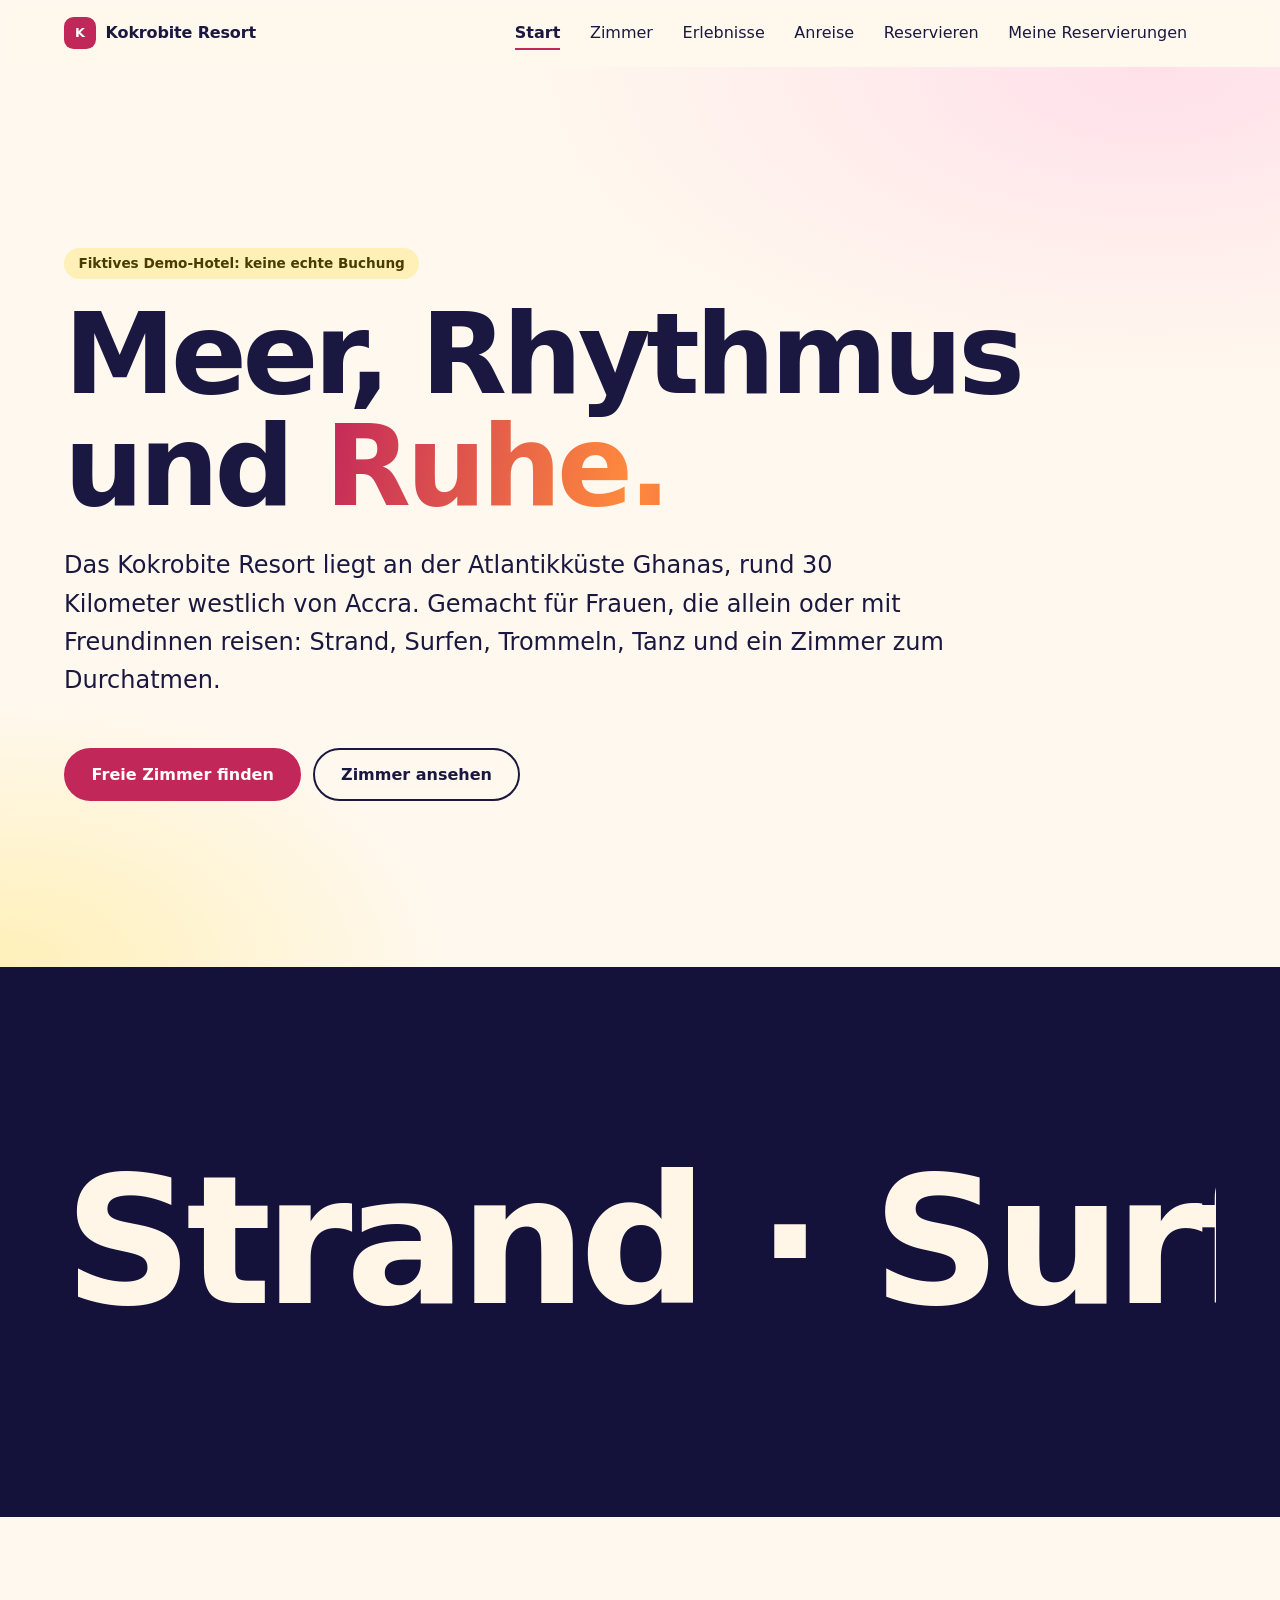
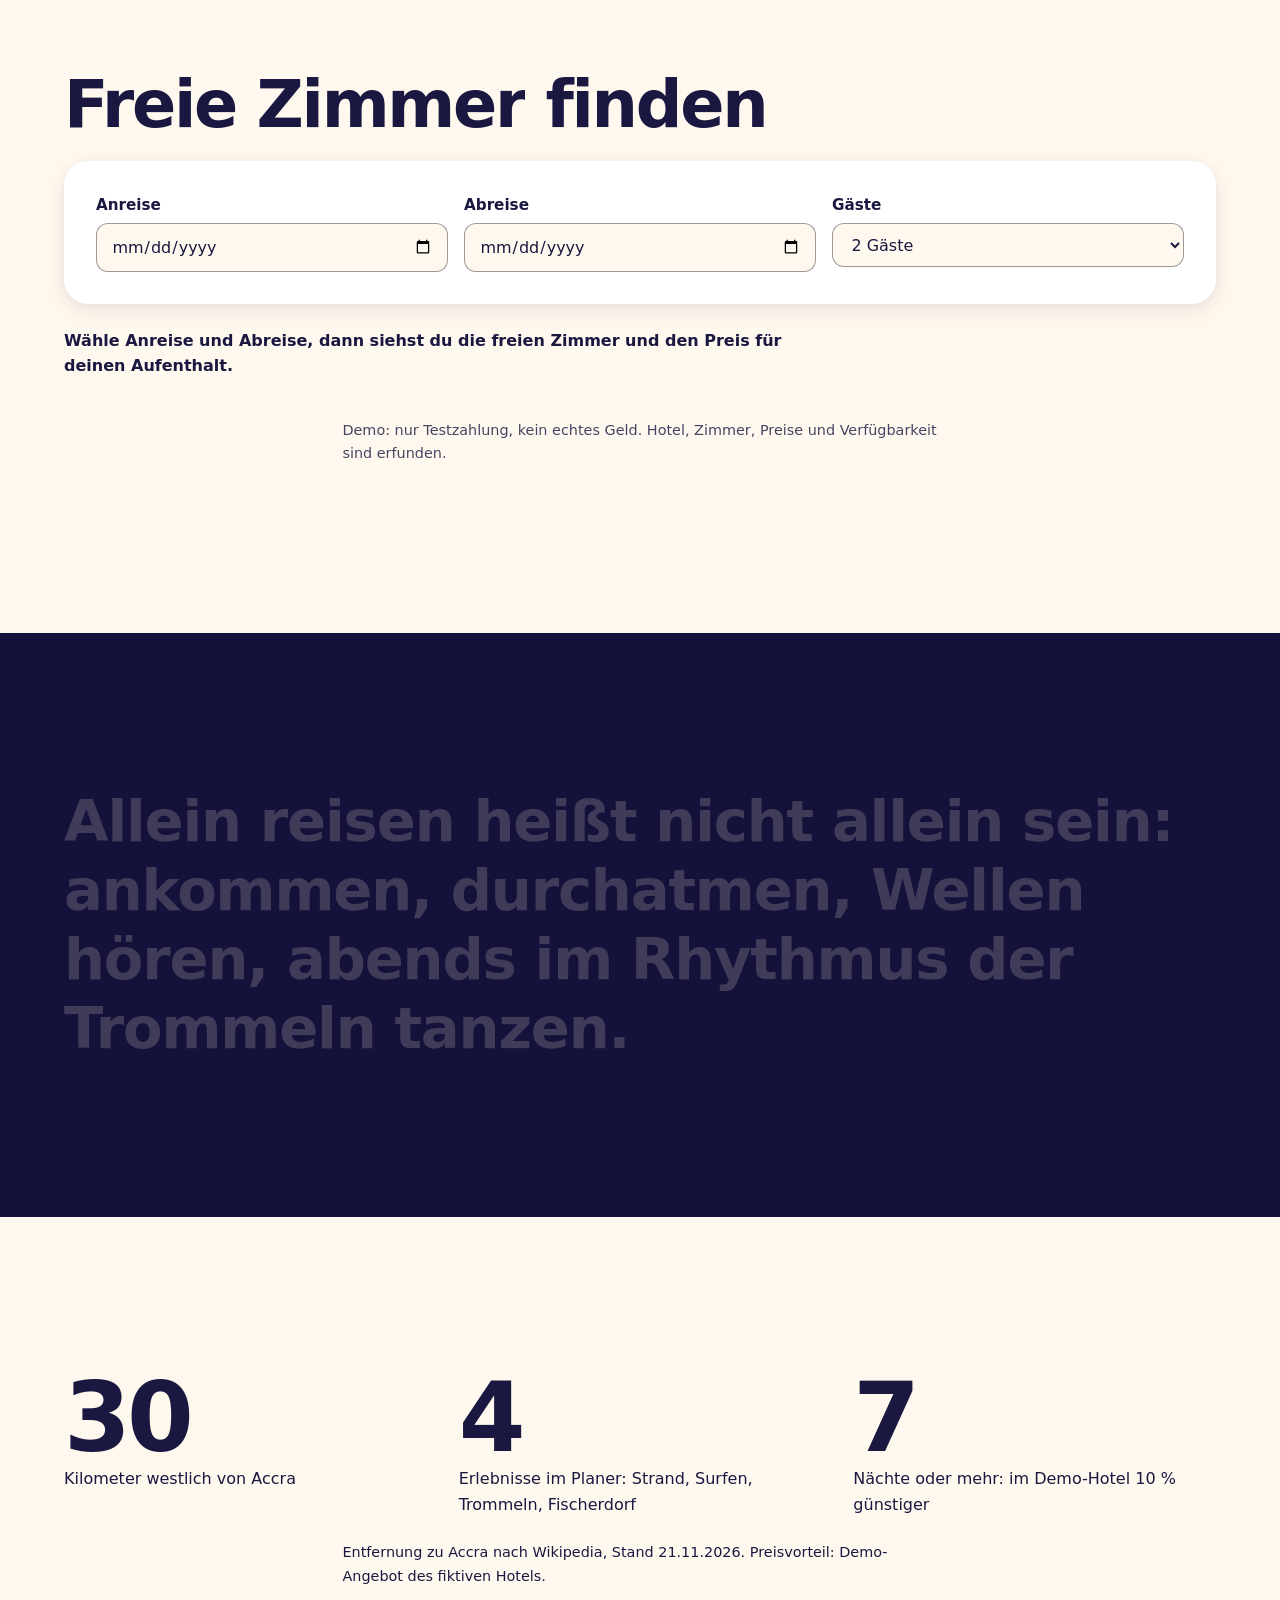
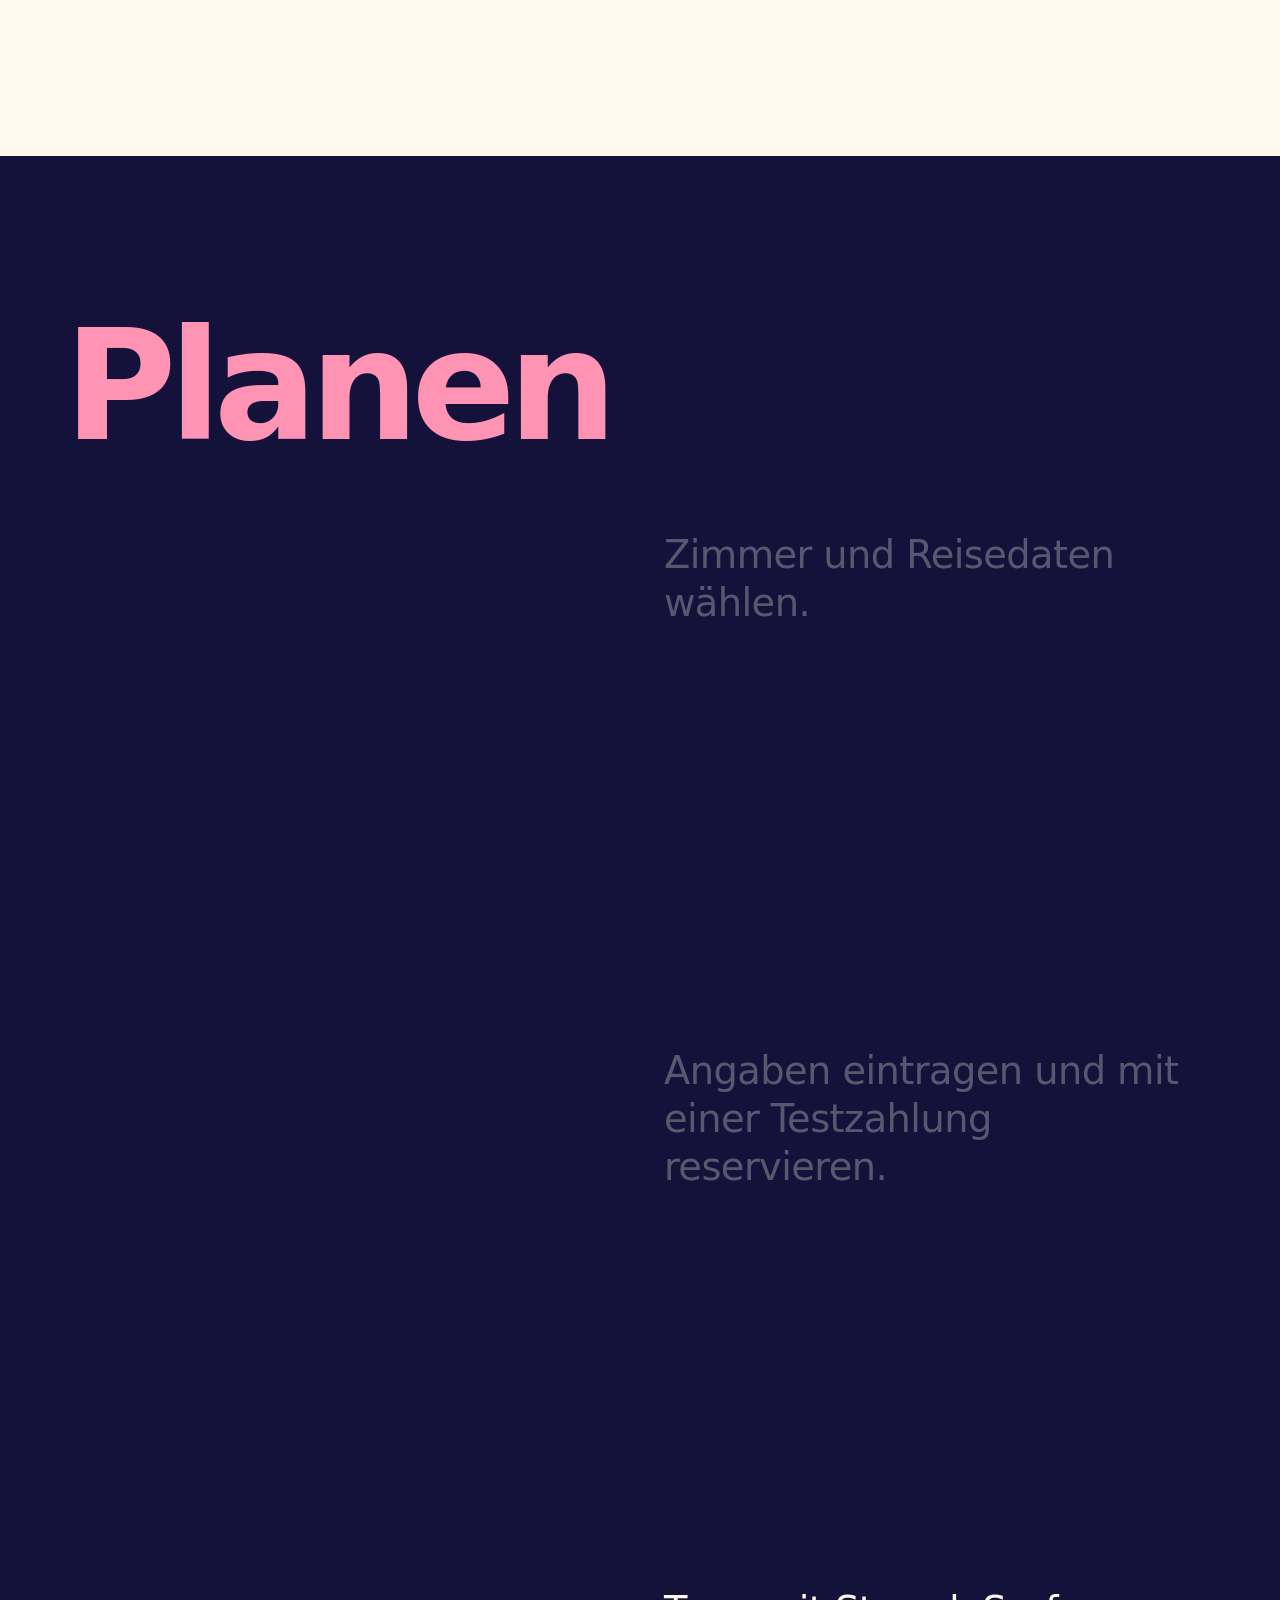
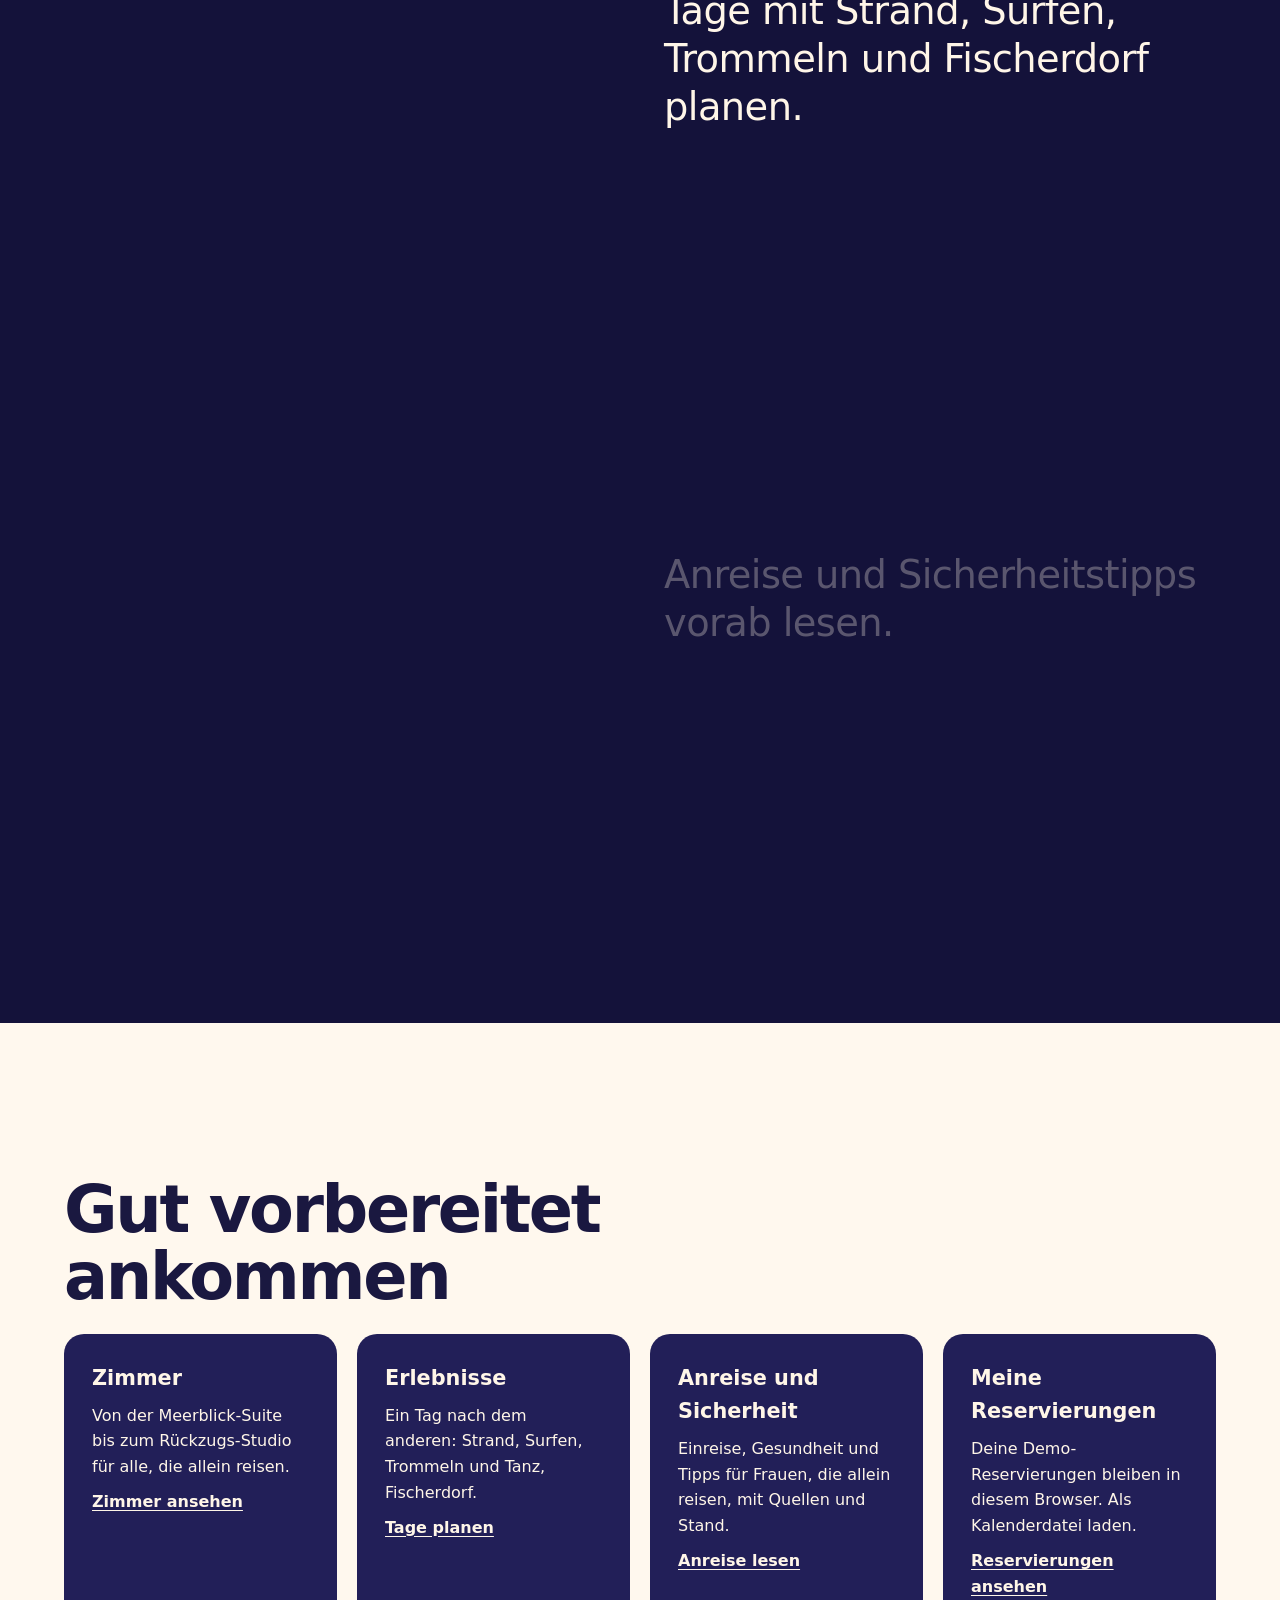
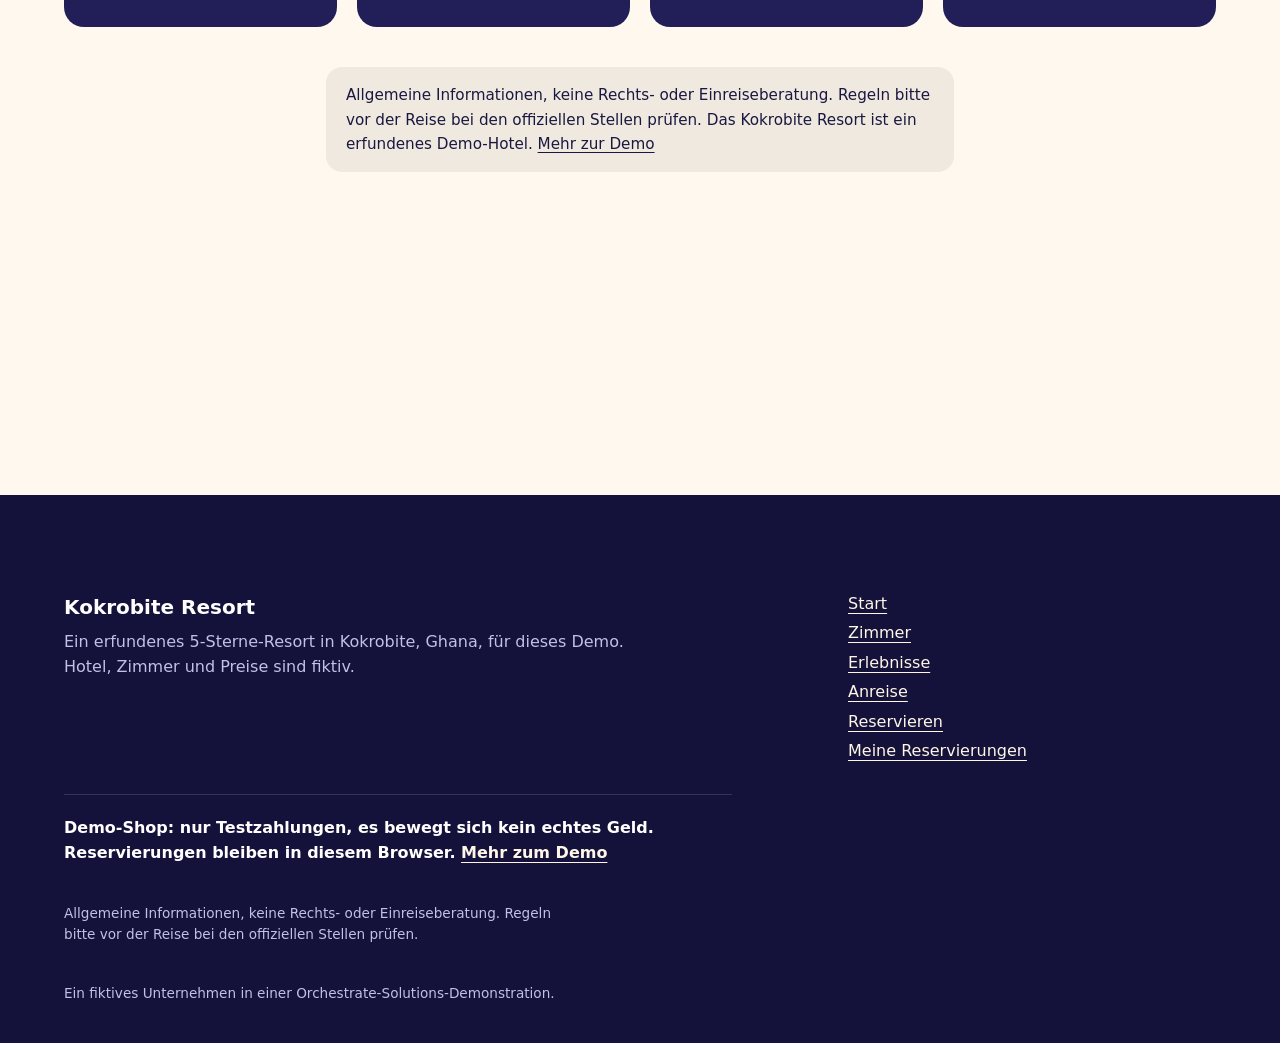
<file: index.html>
<!doctype html>
<html lang="de">
<head>
<meta charset="utf-8">
<meta name="viewport" content="width=device-width, initial-scale=1">
<title>Kokrobite Resort: Meer, Rhythmus und Ruhe (Demo)</title>
<meta name="description" content="Fiktives Demo-Hotel in Kokrobite, Ghana: Zimmer, Erlebnisse und Anreise-Infos für Frauen, die allein oder mit Freundinnen reisen. Demo: nur Testzahlung, kein echtes Geld.">
<style>@view-transition { navigation: auto; }</style>
<link rel="stylesheet" href="css/tokens.css">
<link rel="stylesheet" href="css/layout.css">
<link rel="stylesheet" href="css/site.css">
<style>
.h-hero{min-height:100svh;display:flex;flex-direction:column;justify-content:center;padding:6rem max(1rem,5vw) 4rem;background:radial-gradient(55rem 28rem at 90% 0%,var(--accent-soft,#ffe1d6),transparent 70%),radial-gradient(40rem 24rem at 0% 100%,#fff0b8,transparent 70%),var(--bg,#fffaf3)}
.h-hero h1{font-size:clamp(3rem,9vw,7rem);line-height:1;letter-spacing:-.04em;margin:0 0 1.5rem;max-width:14ch}
.h-hero .lead{font-size:clamp(1.1rem,2vw,1.5rem);max-width:58ch;margin:0 0 2rem;opacity:.88}
.kin{background:var(--gradient-text,linear-gradient(90deg,#d6336c,#f08c00,#0ca678,#d6336c));-webkit-background-clip:text;background-clip:text;color:transparent;background-size:200% 100%;animation:h-sweep 6s linear infinite}
@keyframes h-sweep{to{background-position:-200% 0}}
.h-btn{display:inline-flex;align-items:center;min-height:48px;padding:.75rem 1.6rem;border-radius:999px;background:var(--accent,#c2255c);color:var(--on-accent,#fff);font:inherit;font-weight:700;text-decoration:none;border:2px solid var(--accent,#c2255c);cursor:pointer;transition:transform .3s cubic-bezier(.2,.7,.2,1),box-shadow .3s}
.h-btn:hover{transform:translateY(-3px);box-shadow:0 10px 24px rgba(0,0,0,.2)}
.h-btn--ghost{background:transparent;color:inherit;border-color:currentColor;margin-left:.75rem}
.h-big{font-size:clamp(2.2rem,6vw,4.5rem);line-height:1.05;letter-spacing:-.03em;margin:0 0 2rem;max-width:18ch}
.h-marq{overflow:hidden;white-space:nowrap}.h-marq span{display:inline-block;font-size:clamp(4rem,14vw,12rem);font-weight:800;letter-spacing:-.04em;padding-right:2rem}
.h-state{font-size:clamp(1.8rem,4.5vw,3.6rem);line-height:1.2;letter-spacing:-.02em;max-width:26ch;margin:0}
.h-note{font-size:.9rem;opacity:.8;max-width:65ch}
.h-demo{display:inline-block;align-self:flex-start;padding:.3rem .9rem;border-radius:999px;background:#fff0b8;color:#4a3b00;font-weight:700;font-size:.85rem;margin-bottom:1.2rem}
.h-find{display:grid;grid-template-columns:repeat(auto-fit,minmax(11rem,1fr));gap:1rem;background:var(--surface,#fff);color:var(--text,#1b1b1f);padding:clamp(1.2rem,3vw,2rem);border-radius:1.5rem;box-shadow:var(--shadow,0 8px 30px rgba(0,0,0,.12))}
.h-field{display:grid;gap:.35rem;align-content:start}.h-field label{font-weight:600;font-size:.95rem}
.h-field input,.h-field select{font:inherit;min-height:44px;padding:.6rem .9rem;border-radius:12px;border:1.5px solid rgba(90,90,90,.6);background:var(--bg,#fff);color:inherit;width:100%}
.h-field input[aria-invalid="true"]{border-color:var(--danger,#b00020)}
.h-err{grid-column:1/-1;color:var(--danger,#b00020);font-weight:600}.h-err:empty{display:none}
.h-count{font-weight:700;margin:1.5rem 0 1rem}
.h-list{display:grid;grid-template-columns:repeat(auto-fill,minmax(min(100%,17rem),1fr));gap:1.25rem;margin:0;padding:0;list-style:none}
.h-card{display:flex;flex-direction:column;gap:.5rem;border-radius:1.25rem;padding:1.6rem;background:var(--surface,#fff);color:var(--text,#1b1b1f);box-shadow:var(--shadow,0 6px 24px rgba(0,0,0,.1));border-top:6px solid var(--c,#c2255c);transition:transform .3s cubic-bezier(.2,.7,.2,1);animation:h-in .5s cubic-bezier(.2,.7,.2,1) both}
.h-card:hover{transform:translateY(-4px)}.h-card h3{margin:0;font-size:1.35rem}.h-card p{margin:0}
.h-price{font-size:1.9rem;font-weight:800;letter-spacing:-.03em;margin-top:auto}.h-price small{font-size:.9rem;font-weight:500;opacity:.75}
.h-card a.h-btn{align-self:flex-start}
.h-empty{padding:1.6rem;border-radius:1.25rem;background:var(--surface,#fff);color:var(--text,#1b1b1f);font-weight:600}
@keyframes h-in{from{opacity:0;transform:translateY(10px)}to{opacity:1;transform:none}}
.h-cards{display:grid;grid-template-columns:repeat(auto-fit,minmax(min(100%,17rem),1fr));gap:1.25rem;margin:0;padding:0;list-style:none}
.h-info{border-radius:1.25rem;padding:1.75rem;background:var(--dark-2,#2b1a3d);color:var(--on-dark,#fff)}.h-info h3{margin:0 0 .5rem;font-size:1.3rem}.h-info p{margin:0 0 .6rem}.h-info a{font-weight:700}
.h-steps{display:grid;grid-template-columns:1fr 1fr;gap:3rem;align-items:start}
.h-steps [data-step-word]{position:sticky;top:20vh;font-size:clamp(3.5rem,12vw,10rem);font-weight:800;letter-spacing:-.05em;line-height:1;color:var(--accent-on-dark,#ffd43b)}
.h-steps .step{min-height:60vh;display:flex;align-items:center;font-size:clamp(1.5rem,3vw,2.5rem);line-height:1.25;max-width:22ch}
.h-nums{display:grid;grid-template-columns:repeat(auto-fit,minmax(11rem,1fr));gap:2rem}
.h-nums b{display:block;font-size:clamp(3rem,8vw,6rem);letter-spacing:-.04em;line-height:1}
@media(max-width:700px){.h-steps{grid-template-columns:1fr}.h-steps [data-step-word]{position:static}.h-steps .step{min-height:auto;padding-block:1.5rem}.h-btn--ghost{margin:.75rem 0 0}}
@media(prefers-reduced-motion:reduce){.kin{animation:none}.h-card{animation:none}}
</style>
<script src="js/nav.js" defer></script>
<script src="js/motion.js" defer></script>
<script src="js/de.js" defer></script>
<script src="js/resort-data.js" defer></script>
<script src="js/app.js" defer></script>
</head>
<body>
<main id="main">

<section class="h-hero" id="top">
  <span class="h-demo">Fiktives Demo-Hotel: keine echte Buchung</span>
  <h1 data-words>Meer, Rhythmus und <span class="kin">Ruhe.</span></h1>
  <p class="lead" data-reveal>Das Kokrobite Resort liegt an der Atlantikküste Ghanas, rund 30 Kilometer westlich von Accra. Gemacht für Frauen, die allein oder mit Freundinnen reisen: Strand, Surfen, Trommeln, Tanz und ein Zimmer zum Durchatmen.</p>
  <p data-reveal><a class="h-btn" href="#suche">Freie Zimmer finden</a><a class="h-btn h-btn--ghost" href="pages/zimmer.html">Zimmer ansehen</a></p>
</section>

<section class="band band--dark" aria-label="Was dich erwartet">
  <div class="h-marq" data-marquee aria-hidden="true"><span>Strand · Surfen · Trommeln · Tanz · Fischerdorf · Strand · Surfen · Trommeln · Tanz · Fischerdorf · </span></div>
</section>

<section class="band" id="suche" aria-labelledby="s-h">
  <h2 class="h-big" id="s-h" data-words>Freie Zimmer finden</h2>
  <form class="h-find" id="find" novalidate aria-label="Verfügbarkeit prüfen">
    <div class="h-field"><label for="f-in">Anreise</label><input id="f-in" type="date"></div>
    <div class="h-field"><label for="f-out">Abreise</label><input id="f-out" type="date"></div>
    <div class="h-field"><label for="f-guests">Gäste</label><select id="f-guests"><option value="1">1 Gast</option><option value="2" selected>2 Gäste</option><option value="3">3 Gäste</option><option value="4">4 Gäste</option></select></div>
    <p class="h-err" id="f-err" role="alert"></p>
  </form>
  <p class="h-count" id="count" role="status" aria-live="polite">Wähle Anreise und Abreise, dann siehst du die freien Zimmer und den Preis für deinen Aufenthalt.</p>
  <ul class="h-list" id="results"></ul>
  <p class="h-note" style="margin-top:1.5rem">Demo: nur Testzahlung, kein echtes Geld. Hotel, Zimmer, Preise und Verfügbarkeit sind erfunden.</p>
  <noscript><p>Die Suche braucht JavaScript. Die Zimmer findest du auf der Seite <a href="pages/zimmer.html">Zimmer</a>.</p></noscript>
</section>

<section class="band band--dark">
  <p class="h-state" data-fill>Allein reisen heißt nicht allein sein: ankommen, durchatmen, Wellen hören, abends im Rhythmus der Trommeln tanzen.</p>
</section>

<section class="band" id="nums" aria-label="Eckdaten">
  <div class="h-nums">
    <div data-reveal><b data-count="30">30</b>Kilometer westlich von Accra</div>
    <div data-reveal><b data-count="4">4</b>Erlebnisse im Planer: Strand, Surfen, Trommeln, Fischerdorf</div>
    <div data-reveal><b data-count="7">7</b>Nächte oder mehr: im Demo-Hotel 10 % günstiger</div>
  </div>
  <p class="h-note" style="margin-top:1.5rem" data-reveal>Entfernung zu Accra nach Wikipedia, Stand 21.11.2026. Preisvorteil: Demo-Angebot des fiktiven Hotels.</p>
</section>

<section class="band band--dark" id="ablauf">
  <div class="h-steps" data-sticky-steps>
    <div data-step-word aria-hidden="true">Wählen</div>
    <div>
      <div class="step" data-step="Wählen">Zimmer und Reisedaten wählen.</div>
      <div class="step" data-step="Reservieren">Angaben eintragen und mit einer Testzahlung reservieren.</div>
      <div class="step" data-step="Planen">Tage mit Strand, Surfen, Trommeln und Fischerdorf planen.</div>
      <div class="step" data-step="Ankommen">Anreise und Sicherheitstipps vorab lesen.</div>
    </div>
  </div>
</section>

<section class="band" id="mehr" aria-labelledby="m-h">
  <h2 class="h-big" id="m-h" data-words>Gut vorbereitet ankommen</h2>
  <ul class="h-cards">
    <li class="h-info" data-reveal><h3>Zimmer</h3><p>Von der Meerblick-Suite bis zum Rückzugs-Studio für alle, die allein reisen.</p><a href="pages/zimmer.html">Zimmer ansehen</a></li>
    <li class="h-info" data-reveal><h3>Erlebnisse</h3><p>Ein Tag nach dem anderen: Strand, Surfen, Trommeln und Tanz, Fischerdorf.</p><a href="pages/erlebnisse.html">Tage planen</a></li>
    <li class="h-info" data-reveal><h3>Anreise und Sicherheit</h3><p>Einreise, Gesundheit und Tipps für Frauen, die allein reisen, mit Quellen und Stand.</p><a href="pages/anreise.html">Anreise lesen</a></li>
    <li class="h-info" data-reveal><h3>Meine Reservierungen</h3><p>Deine Demo-Reservierungen bleiben in diesem Browser. Als Kalenderdatei laden.</p><a href="pages/meine-reservierungen.html">Reservierungen ansehen</a></li>
  </ul>
  <p class="guide-note" style="margin-top:2.5rem" data-reveal>Allgemeine Informationen, keine Rechts- oder Einreiseberatung. Regeln bitte vor der Reise bei den offiziellen Stellen prüfen. Das Kokrobite Resort ist ein erfundenes Demo-Hotel. <a href="pages/demo-hinweis.html">Mehr zur Demo</a></p>
</section>

</main>
</body>
</html>
</file>
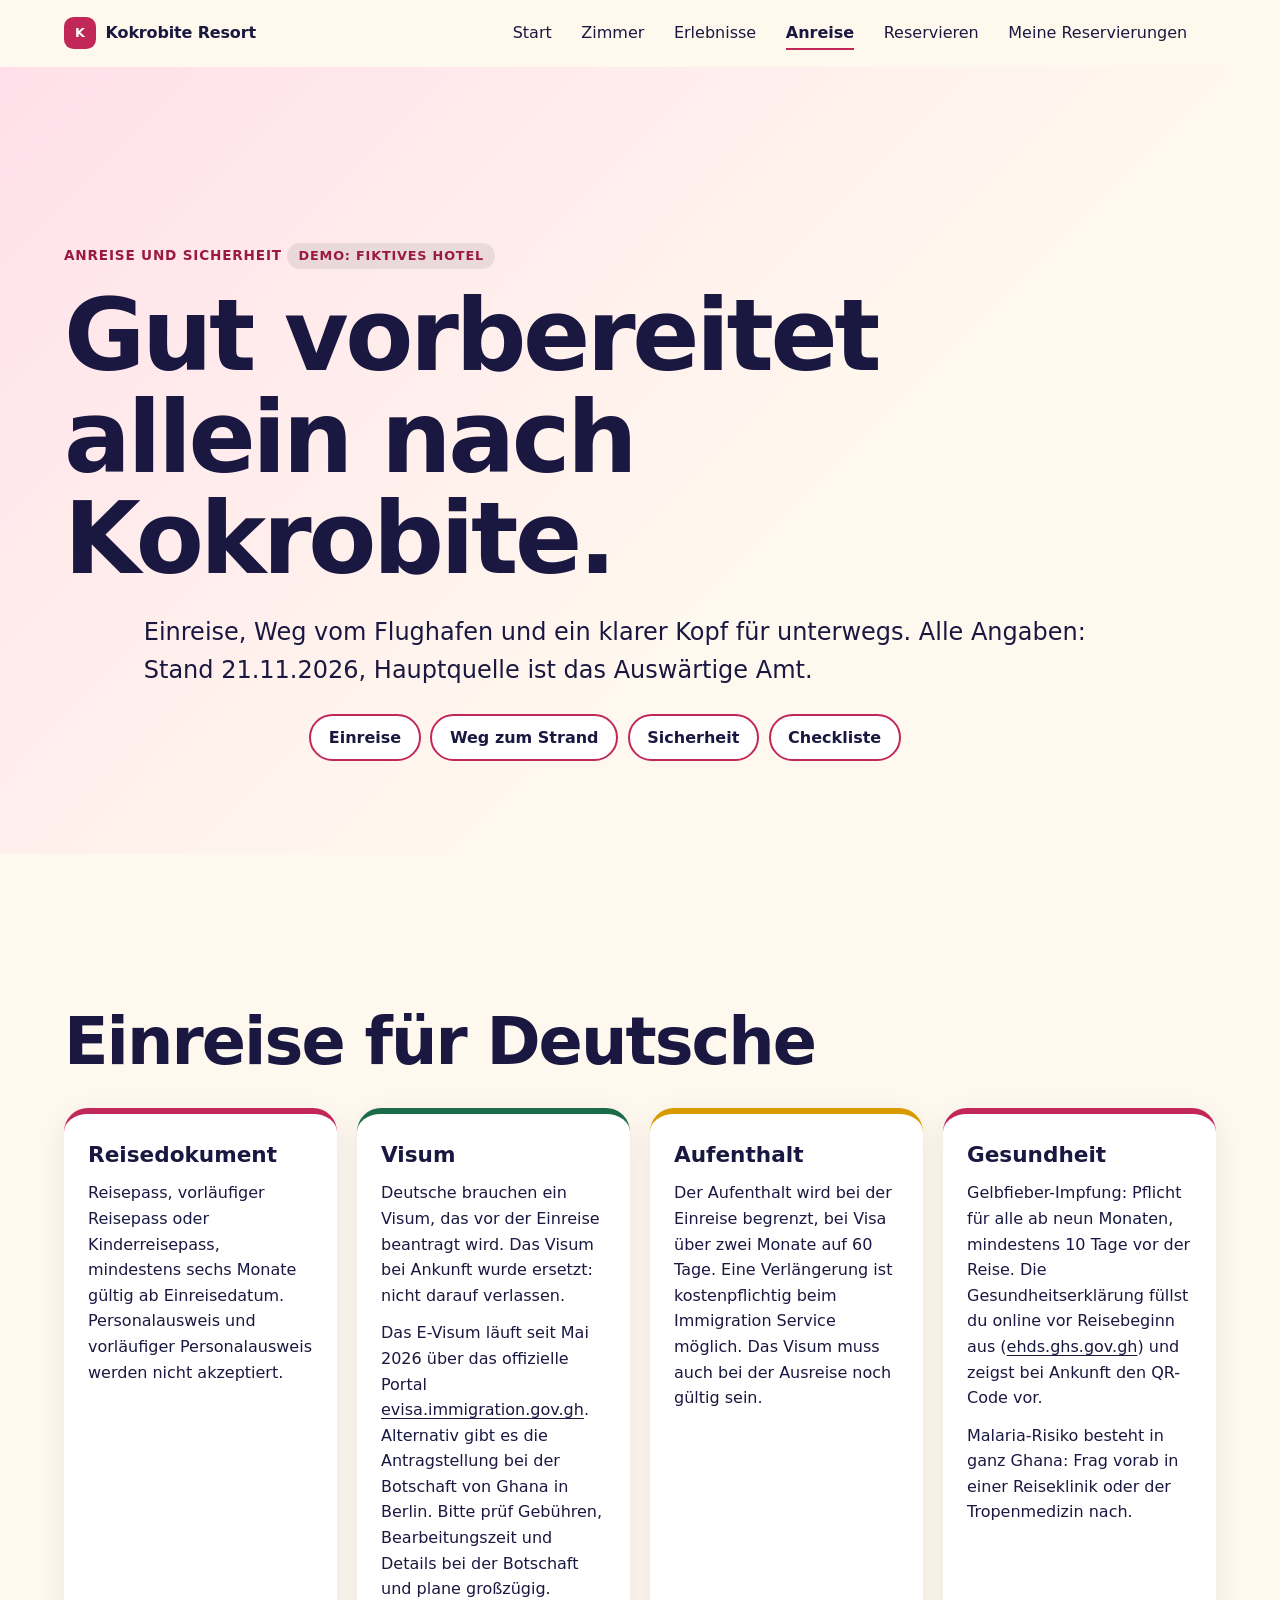
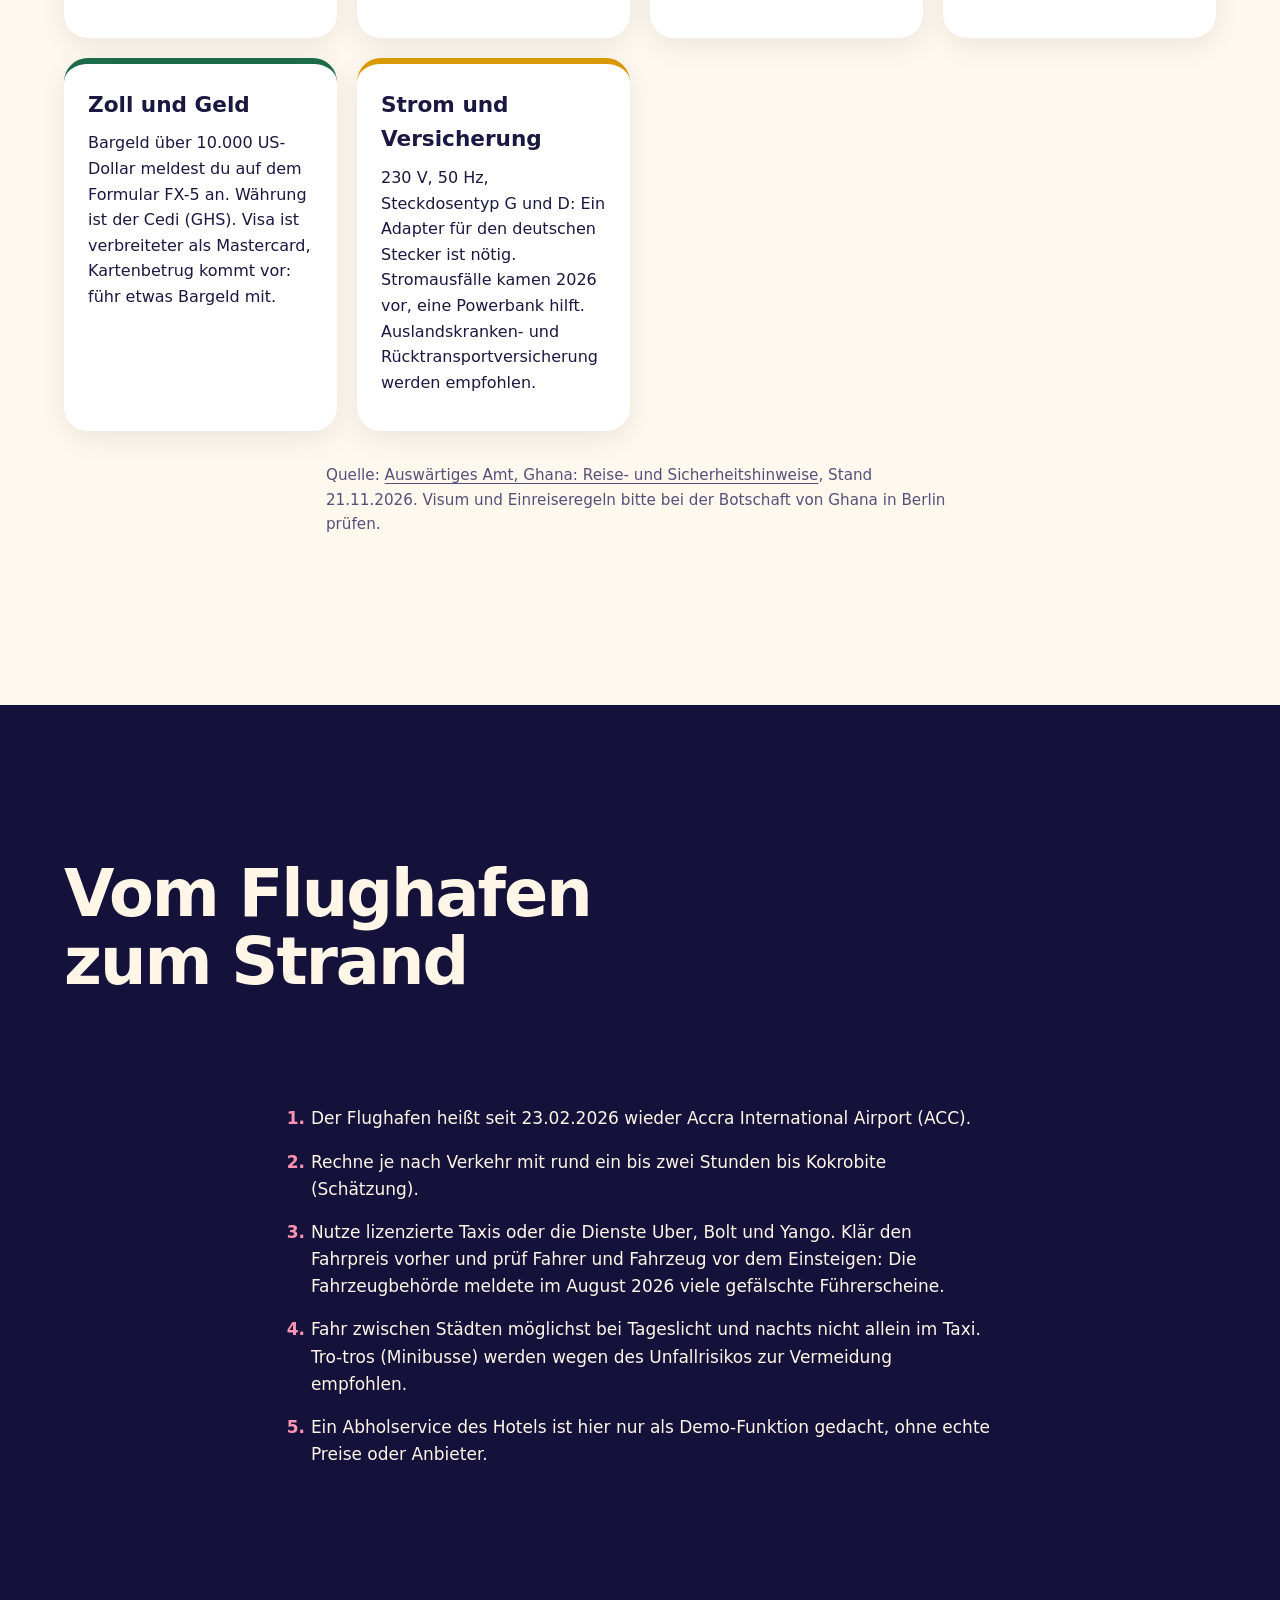
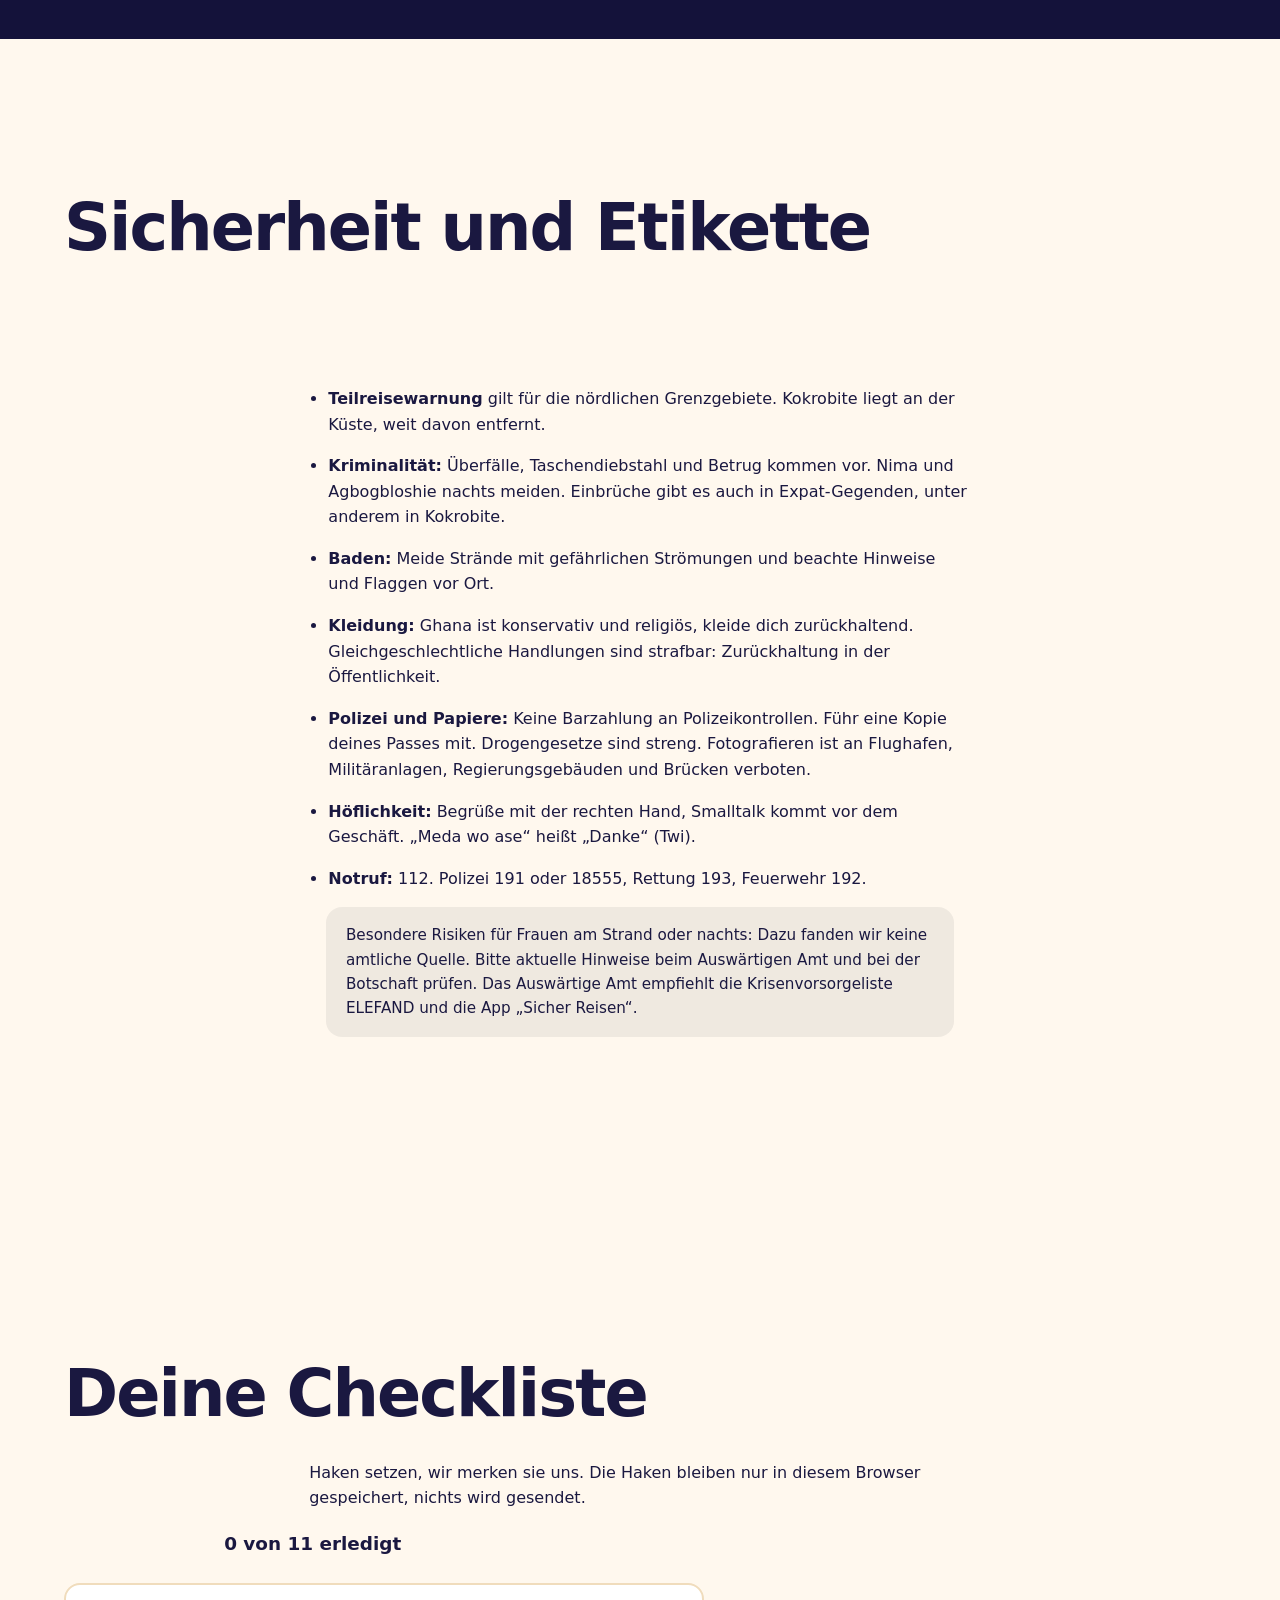
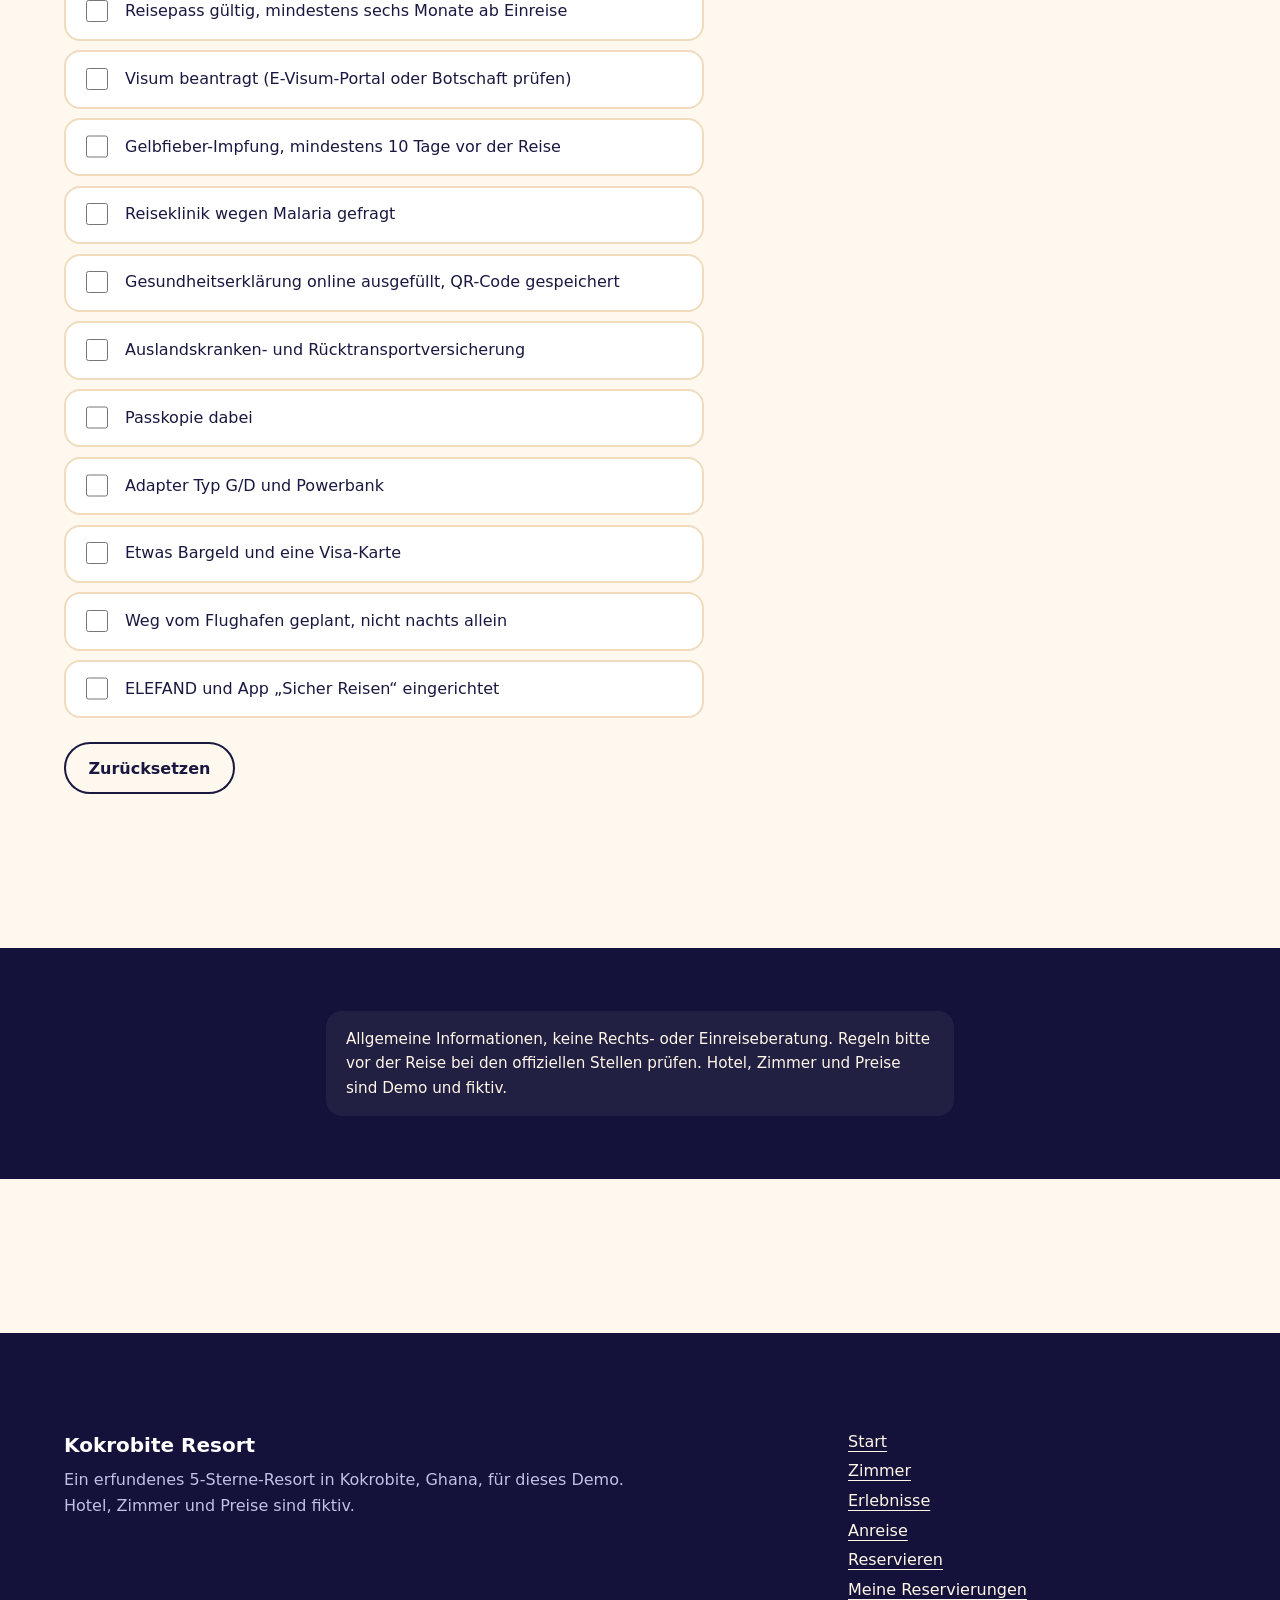
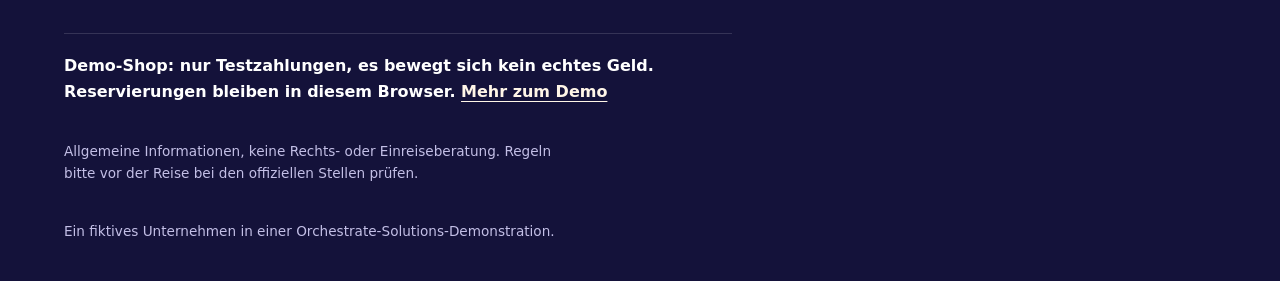
<file: pages/anreise.html>
<!doctype html>
<html lang="de">
<head>
<meta charset="utf-8">
<meta name="viewport" content="width=device-width, initial-scale=1">
<title>Anreise und Sicherheit für Alleinreisende</title>
<meta name="description" content="Einreise, Anreise ab Accra und Sicherheitshinweise für Frauen, die allein nach Kokrobite reisen. Stand 21.11.2026, mit Quellen und einer Checkliste.">
<style>@view-transition { navigation: auto; }</style>
<link rel="stylesheet" href="../css/tokens.css">
<link rel="stylesheet" href="../css/layout.css">
<link rel="stylesheet" href="../css/site.css">
<link rel="stylesheet" href="../css/anreise.css">
<script src="../js/nav.js" defer></script>
<script src="../js/motion.js" defer></script>
<script src="../js/app.js" defer></script>
</head>
<body>
<main id="main">
  <section class="band an-hero">
    <p class="an-eyebrow" data-reveal>Anreise und Sicherheit <span class="demo-label">Demo: fiktives Hotel</span></p>
    <h1 data-words>Gut vorbereitet allein nach Kokrobite.</h1>
    <p class="an-lead" data-reveal>Einreise, Weg vom Flughafen und ein klarer Kopf für unterwegs. Alle Angaben: Stand 21.11.2026, Hauptquelle ist das Auswärtige Amt.</p>
    <p class="an-chips" data-reveal><a href="#einreise">Einreise</a> <a href="#weg">Weg zum Strand</a> <a href="#sicher">Sicherheit</a> <a href="#checkliste">Checkliste</a></p>
  </section>

  <section class="band an-sec" id="einreise" aria-labelledby="h-einreise">
    <h2 id="h-einreise" data-reveal>Einreise für Deutsche</h2>
    <div class="an-grid">
      <article class="an-card" data-reveal>
        <h3>Reisedokument</h3>
        <p>Reisepass, vorläufiger Reisepass oder Kinderreisepass, mindestens sechs Monate gültig ab Einreisedatum. Personalausweis und vorläufiger Personalausweis werden nicht akzeptiert.</p>
      </article>
      <article class="an-card" data-reveal>
        <h3>Visum</h3>
        <p>Deutsche brauchen ein Visum, das vor der Einreise beantragt wird. Das Visum bei Ankunft wurde ersetzt: nicht darauf verlassen.</p>
        <p>Das E-Visum läuft seit Mai 2026 über das offizielle Portal <a href="https://evisa.immigration.gov.gh" rel="noopener">evisa.immigration.gov.gh</a>. Alternativ gibt es die Antragstellung bei der Botschaft von Ghana in Berlin. Bitte prüf Gebühren, Bearbeitungszeit und Details bei der Botschaft und plane großzügig.</p>
      </article>
      <article class="an-card" data-reveal>
        <h3>Aufenthalt</h3>
        <p>Der Aufenthalt wird bei der Einreise begrenzt, bei Visa über zwei Monate auf 60 Tage. Eine Verlängerung ist kostenpflichtig beim Immigration Service möglich. Das Visum muss auch bei der Ausreise noch gültig sein.</p>
      </article>
      <article class="an-card" data-reveal>
        <h3>Gesundheit</h3>
        <p>Gelbfieber-Impfung: Pflicht für alle ab neun Monaten, mindestens 10 Tage vor der Reise. Die Gesundheitserklärung füllst du online vor Reisebeginn aus (<a href="https://ehds.ghs.gov.gh/declaration" rel="noopener">ehds.ghs.gov.gh</a>) und zeigst bei Ankunft den QR-Code vor.</p>
        <p>Malaria-Risiko besteht in ganz Ghana: Frag vorab in einer Reiseklinik oder der Tropenmedizin nach.</p>
      </article>
      <article class="an-card" data-reveal>
        <h3>Zoll und Geld</h3>
        <p>Bargeld über 10.000 US-Dollar meldest du auf dem Formular FX-5 an. Währung ist der Cedi (GHS). Visa ist verbreiteter als Mastercard, Kartenbetrug kommt vor: führ etwas Bargeld mit.</p>
      </article>
      <article class="an-card" data-reveal>
        <h3>Strom und Versicherung</h3>
        <p>230 V, 50 Hz, Steckdosentyp G und D: Ein Adapter für den deutschen Stecker ist nötig. Stromausfälle kamen 2026 vor, eine Powerbank hilft. Auslandskranken- und Rücktransportversicherung werden empfohlen.</p>
      </article>
    </div>
    <p class="an-source" data-reveal>Quelle: <a href="https://www.auswaertiges-amt.de/de/service/laender/ghana-node/ghanasicherheit/203372" rel="noopener">Auswärtiges Amt, Ghana: Reise- und Sicherheitshinweise</a>, Stand 21.11.2026. Visum und Einreiseregeln bitte bei der Botschaft von Ghana in Berlin prüfen.</p>
  </section>

  <section class="band band--dark an-sec an-way" id="weg" aria-labelledby="h-weg">
    <h2 id="h-weg" data-reveal>Vom Flughafen zum Strand</h2>
    <p class="an-big" data-reveal>Kokrobite liegt am Atlantik, etwa 30 km westlich von Accra.</p>
    <ol class="an-steps">
      <li data-reveal>Der Flughafen heißt seit 23.02.2026 wieder Accra International Airport (ACC).</li>
      <li data-reveal>Rechne je nach Verkehr mit rund ein bis zwei Stunden bis Kokrobite (Schätzung).</li>
      <li data-reveal>Nutze lizenzierte Taxis oder die Dienste Uber, Bolt und Yango. Klär den Fahrpreis vorher und prüf Fahrer und Fahrzeug vor dem Einsteigen: Die Fahrzeugbehörde meldete im August 2026 viele gefälschte Führerscheine.</li>
      <li data-reveal>Fahr zwischen Städten möglichst bei Tageslicht und nachts nicht allein im Taxi. Tro-tros (Minibusse) werden wegen des Unfallrisikos zur Vermeidung empfohlen.</li>
      <li data-reveal>Ein Abholservice des Hotels ist hier nur als Demo-Funktion gedacht, ohne echte Preise oder Anbieter.</li>
    </ol>
  </section>

  <section class="band an-sec" id="sicher" aria-labelledby="h-sicher">
    <h2 id="h-sicher" data-reveal>Sicherheit und Etikette</h2>
    <p class="prose" data-reveal>Das Auswärtige Amt hat keinen eigenen Abschnitt für Frauen. Diese Punkte stammen aus den allgemeinen amtlichen Hinweisen und sind keine Sicherheitsgarantie.</p>
    <ul class="an-list">
      <li data-reveal><strong>Teilreisewarnung</strong> gilt für die nördlichen Grenzgebiete. Kokrobite liegt an der Küste, weit davon entfernt.</li>
      <li data-reveal><strong>Kriminalität:</strong> Überfälle, Taschendiebstahl und Betrug kommen vor. Nima und Agbogbloshie nachts meiden. Einbrüche gibt es auch in Expat-Gegenden, unter anderem in Kokrobite.</li>
      <li data-reveal><strong>Baden:</strong> Meide Strände mit gefährlichen Strömungen und beachte Hinweise und Flaggen vor Ort.</li>
      <li data-reveal><strong>Kleidung:</strong> Ghana ist konservativ und religiös, kleide dich zurückhaltend. Gleichgeschlechtliche Handlungen sind strafbar: Zurückhaltung in der Öffentlichkeit.</li>
      <li data-reveal><strong>Polizei und Papiere:</strong> Keine Barzahlung an Polizeikontrollen. Führ eine Kopie deines Passes mit. Drogengesetze sind streng. Fotografieren ist an Flughafen, Militäranlagen, Regierungsgebäuden und Brücken verboten.</li>
      <li data-reveal><strong>Höflichkeit:</strong> Begrüße mit der rechten Hand, Smalltalk kommt vor dem Geschäft. „Meda wo ase“ heißt „Danke“ (Twi).</li>
      <li data-reveal><strong>Notruf:</strong> 112. Polizei 191 oder 18555, Rettung 193, Feuerwehr 192.</li>
    </ul>
    <p class="guide-note" data-reveal>Besondere Risiken für Frauen am Strand oder nachts: Dazu fanden wir keine amtliche Quelle. Bitte aktuelle Hinweise beim Auswärtigen Amt und bei der Botschaft prüfen. Das Auswärtige Amt empfiehlt die Krisenvorsorgeliste ELEFAND und die App „Sicher Reisen“.</p>
  </section>

  <section class="band an-sec an-check" id="checkliste" aria-labelledby="h-check">
    <h2 id="h-check" data-reveal>Deine Checkliste</h2>
    <p class="prose" data-reveal>Haken setzen, wir merken sie uns. Die Haken bleiben nur in diesem Browser gespeichert, nichts wird gesendet.</p>
    <p class="an-progress" id="an-progress" role="status" aria-live="polite"></p>
    <ul class="an-checks" id="an-checks">
      <li><label><input type="checkbox" data-k="pass"> Reisepass gültig, mindestens sechs Monate ab Einreise</label></li>
      <li><label><input type="checkbox" data-k="visa"> Visum beantragt (E-Visum-Portal oder Botschaft prüfen)</label></li>
      <li><label><input type="checkbox" data-k="gelb"> Gelbfieber-Impfung, mindestens 10 Tage vor der Reise</label></li>
      <li><label><input type="checkbox" data-k="malaria"> Reiseklinik wegen Malaria gefragt</label></li>
      <li><label><input type="checkbox" data-k="health"> Gesundheitserklärung online ausgefüllt, QR-Code gespeichert</label></li>
      <li><label><input type="checkbox" data-k="ins"> Auslandskranken- und Rücktransportversicherung</label></li>
      <li><label><input type="checkbox" data-k="copy"> Passkopie dabei</label></li>
      <li><label><input type="checkbox" data-k="adapter"> Adapter Typ G/D und Powerbank</label></li>
      <li><label><input type="checkbox" data-k="cash"> Etwas Bargeld und eine Visa-Karte</label></li>
      <li><label><input type="checkbox" data-k="ride"> Weg vom Flughafen geplant, nicht nachts allein</label></li>
      <li><label><input type="checkbox" data-k="elefand"> ELEFAND und App „Sicher Reisen“ eingerichtet</label></li>
    </ul>
    <button type="button" class="an-reset" id="an-reset">Zurücksetzen</button>
  </section>

  <section class="band band--dark an-end">
    <p class="guide-note" data-reveal>Allgemeine Informationen, keine Rechts- oder Einreiseberatung. Regeln bitte vor der Reise bei den offiziellen Stellen prüfen. Hotel, Zimmer und Preise sind Demo und fiktiv.</p>
  </section>
</main>
<script>
(function () {
  var KEY = 'kokrobite:anreise-checklist', boxes = [].slice.call(document.querySelectorAll('#an-checks input')), out = document.getElementById('an-progress');
  var state = {};
  try { state = JSON.parse(localStorage.getItem(KEY) || '{}') || {}; } catch (e) { state = {}; }
  function show() { var n = boxes.filter(function (b) { return b.checked; }).length; out.textContent = n + ' von ' + boxes.length + ' erledigt'; }
  function save() { try { localStorage.setItem(KEY, JSON.stringify(state)); } catch (e) { /* nur diese Sitzung */ } }
  boxes.forEach(function (b) {
    b.checked = !!state[b.dataset.k];
    b.addEventListener('change', function () { state[b.dataset.k] = b.checked; save(); show(); });
  });
  document.getElementById('an-reset').addEventListener('click', function () { state = {}; boxes.forEach(function (b) { b.checked = false; }); save(); show(); });
  show();
})();
</script>
</body>
</html>
</file>
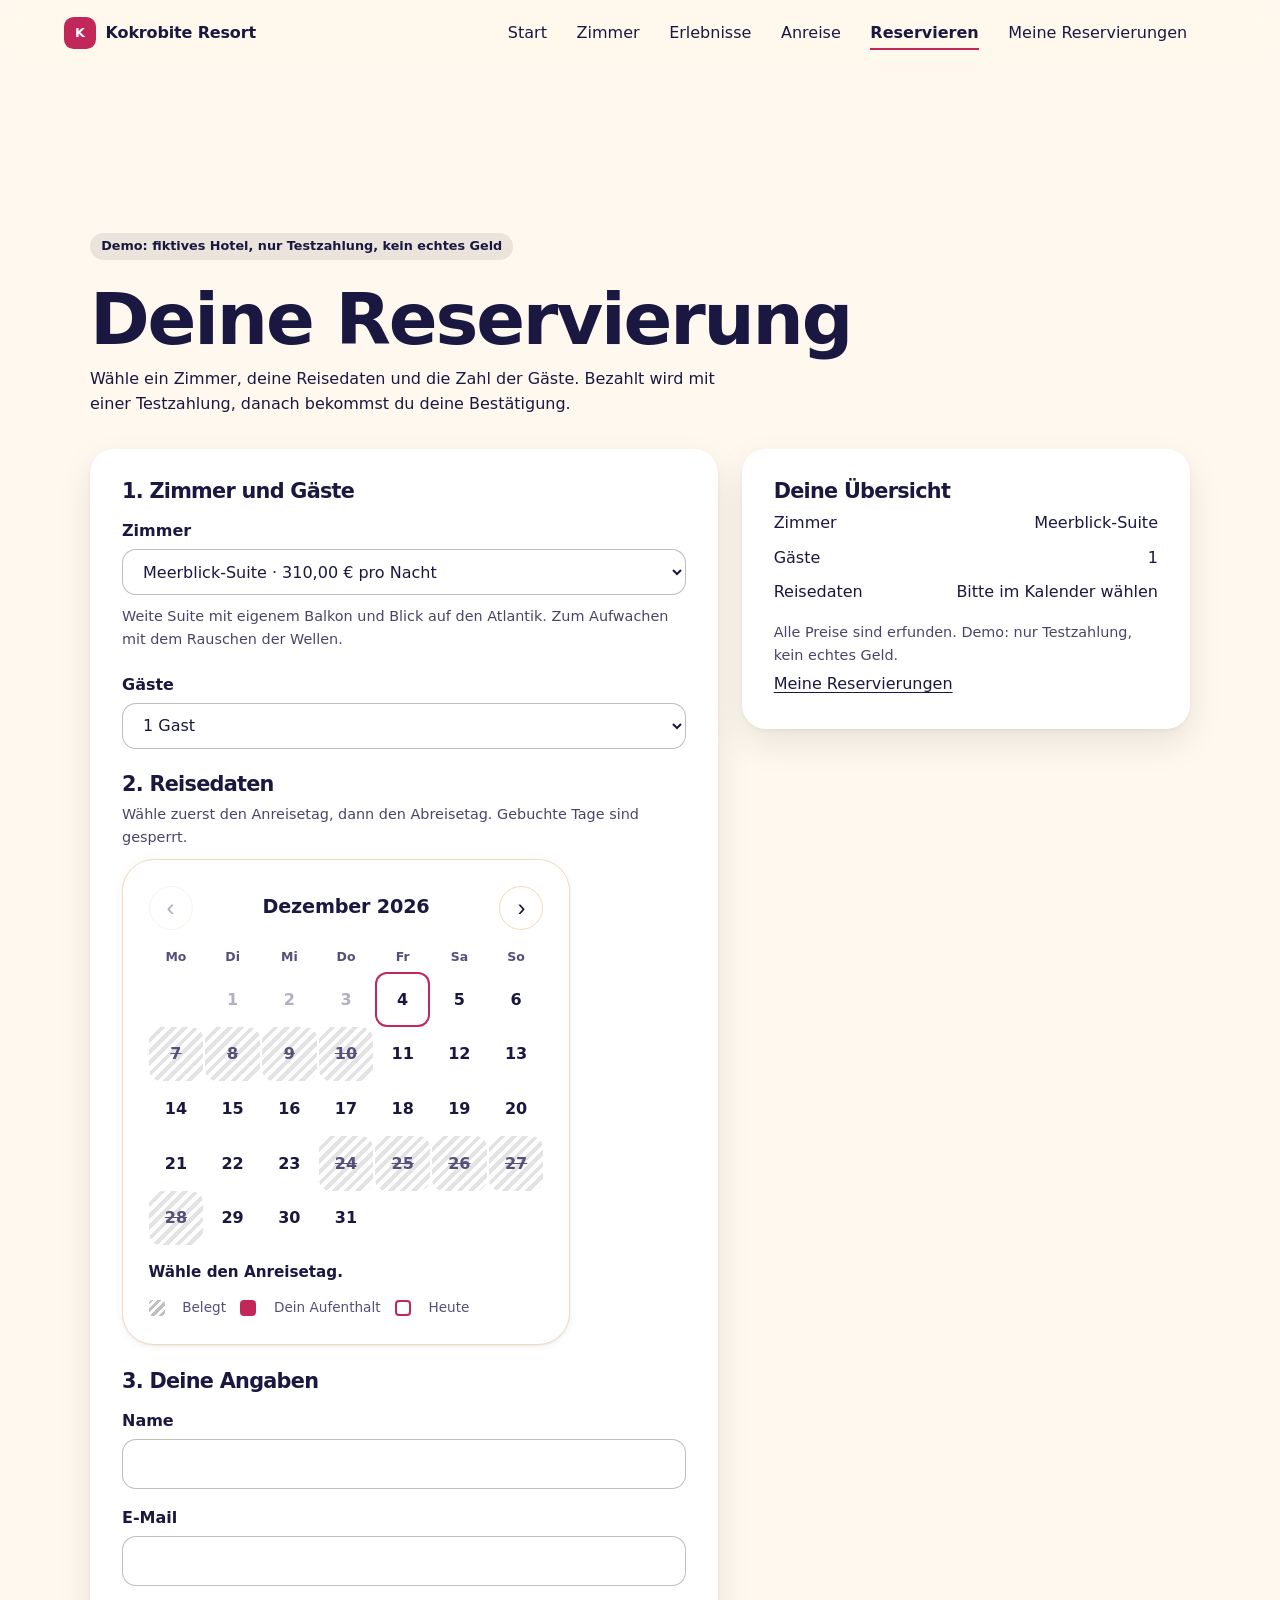
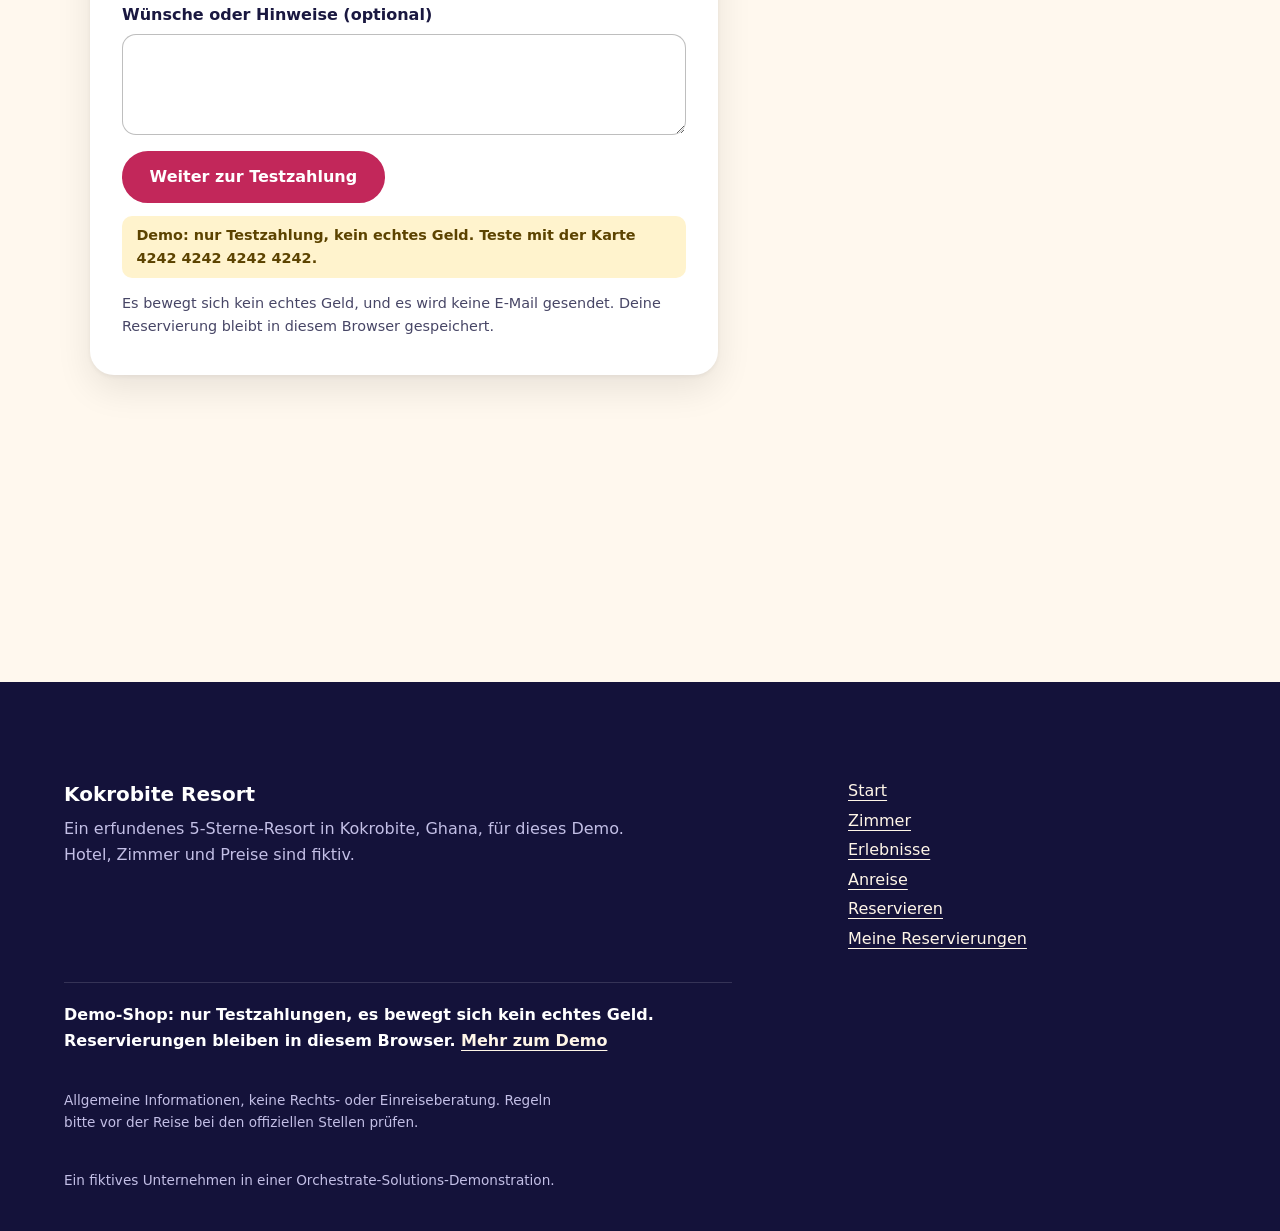
<file: pages/checkout.html>
<!doctype html>
<html lang="de">
<head>
<meta charset="utf-8">
<meta name="viewport" content="width=device-width, initial-scale=1">
<title>Weiter zur Reservierung</title>
<meta name="robots" content="noindex">
<style>@view-transition { navigation: auto; }</style>
<link rel="stylesheet" href="../css/tokens.css">
<link rel="stylesheet" href="../css/layout.css">
<link rel="stylesheet" href="../css/site.css">
<script src="../js/nav.js" defer></script>
<script src="../js/motion.js" defer></script>
<script src="../js/app.js" defer></script>
<script>
(function () {
  var t = new URLSearchParams(location.search).get('cancelled') || '';
  location.replace('reservierung.html?cancelled=' + encodeURIComponent(t));
})();
</script>
</head>
<body>
<main id="main">
  <section class="band">
    <p><a href="reservierung.html">Zur Reservierung</a></p>
  </section>
</main>
</body>
</html>
</file>
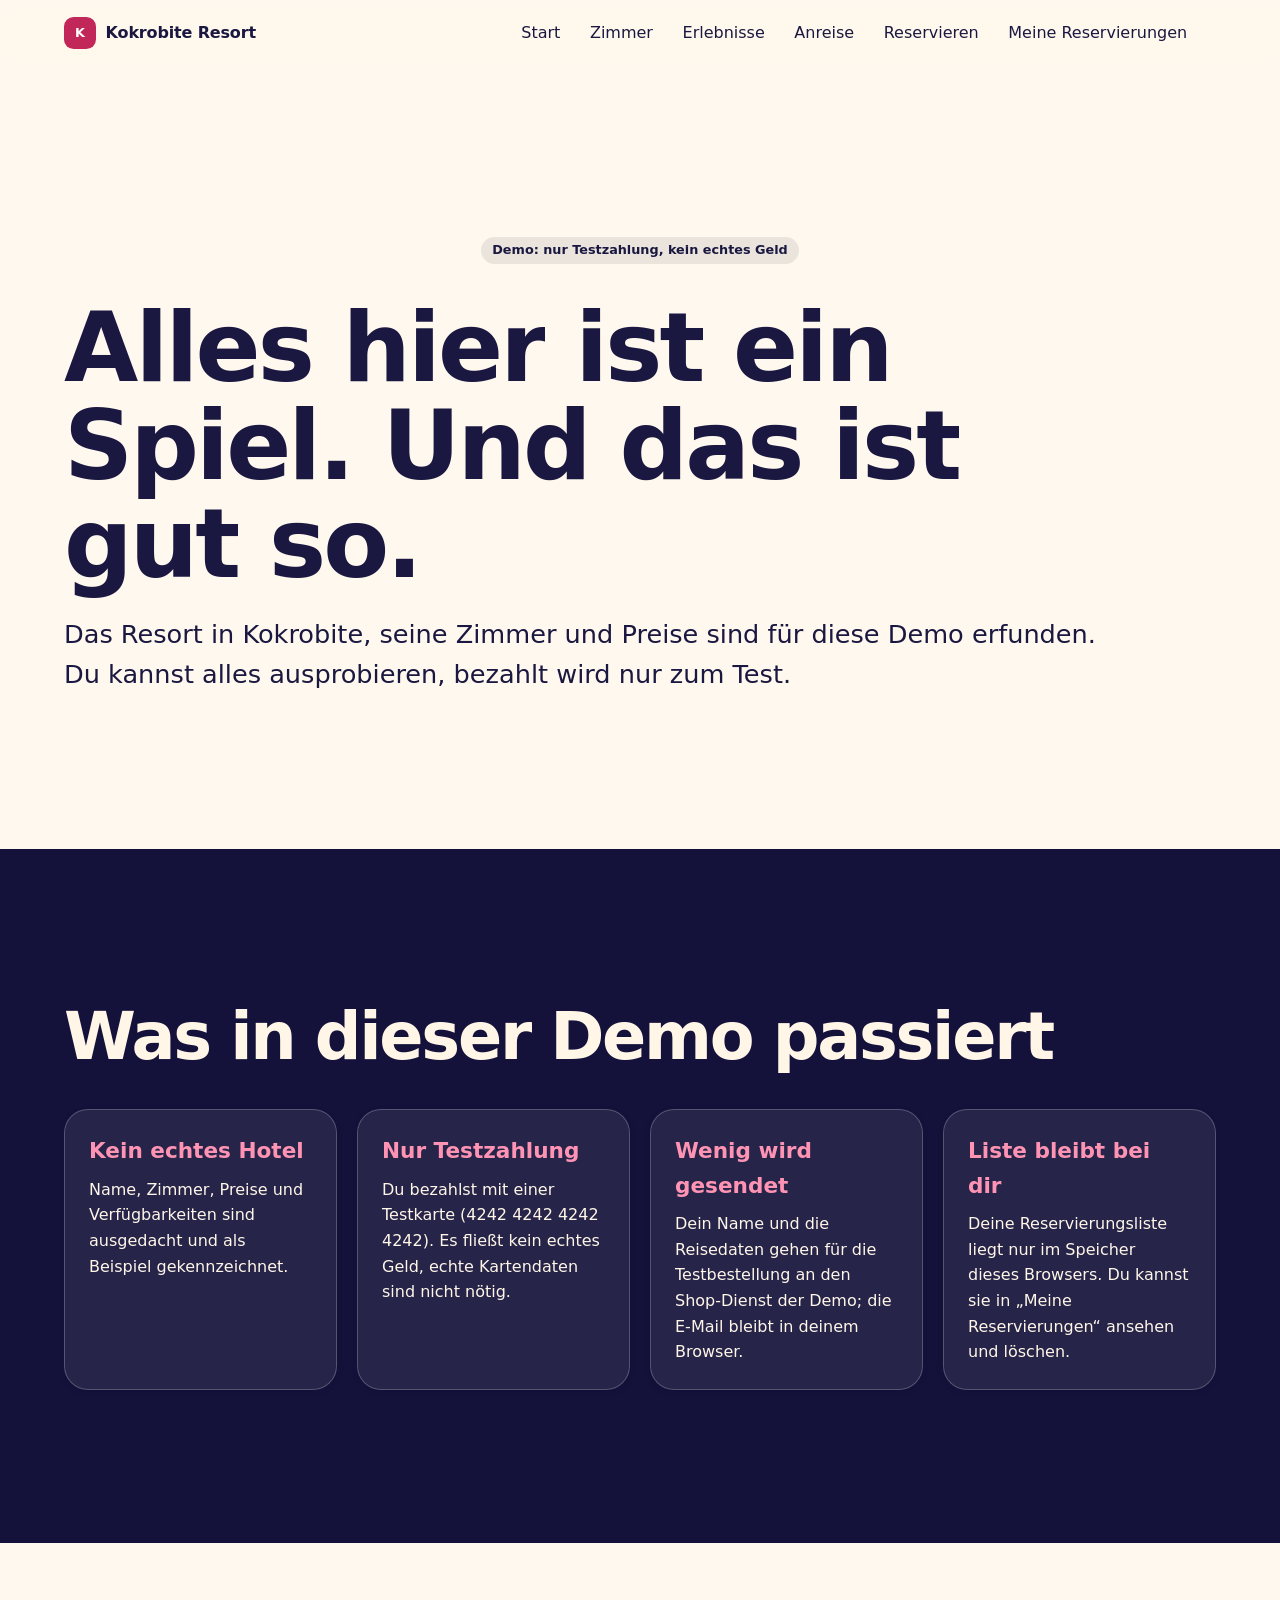
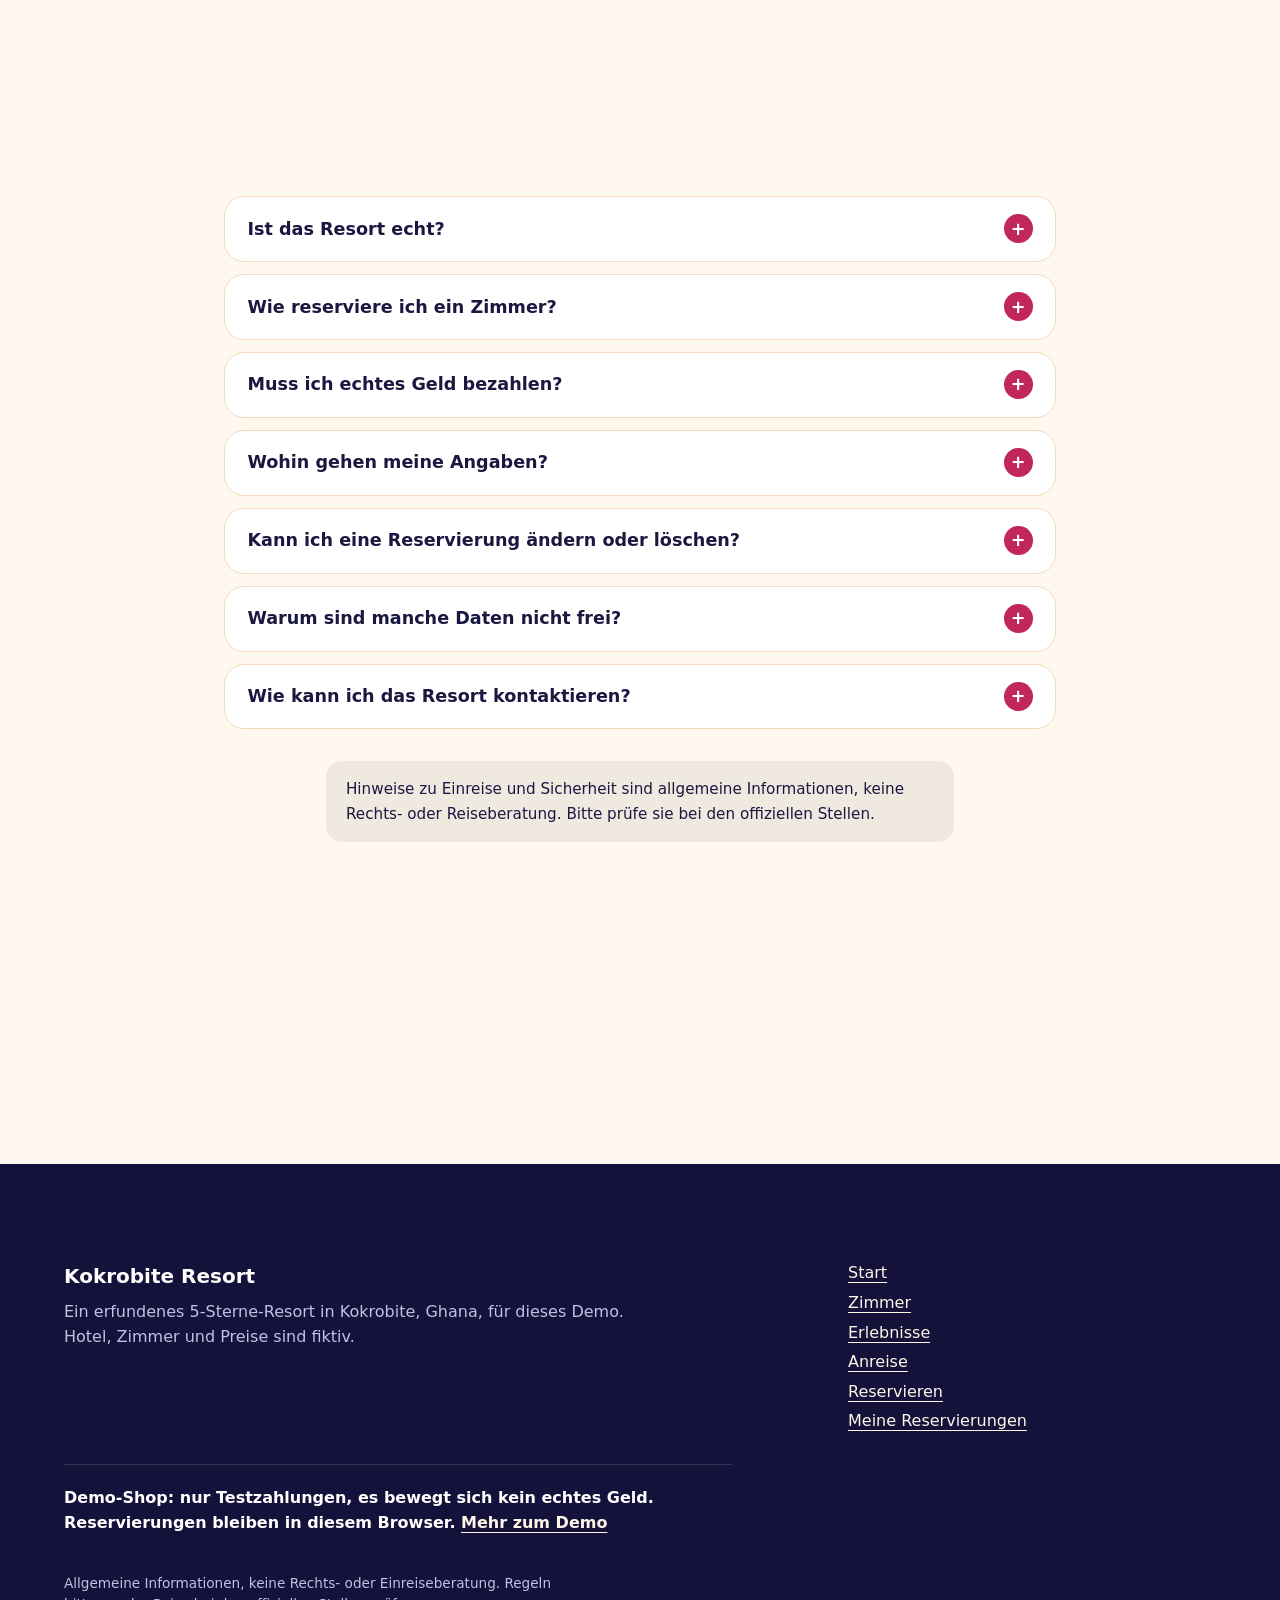
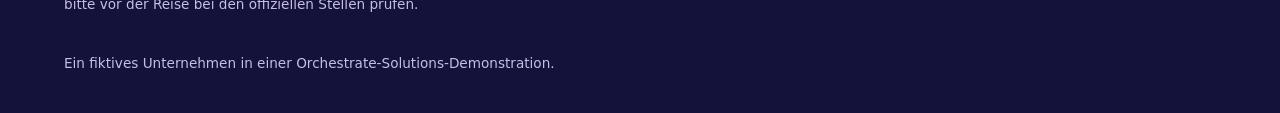
<file: pages/demo-hinweis.html>
<!doctype html>
<html lang="de">
<head>
<meta charset="utf-8">
<meta name="viewport" content="width=device-width, initial-scale=1">
<title>Über diese Demo und FAQ</title>
<meta name="description" content="Das Resort ist erfunden: Was in dieser Demo passiert, was nicht, und Antworten auf die häufigsten Fragen zur Reservierung.">
<style>@view-transition { navigation: auto; }</style>
<link rel="stylesheet" href="../css/tokens.css">
<link rel="stylesheet" href="../css/layout.css">
<link rel="stylesheet" href="../css/site.css">
<link rel="stylesheet" href="../css/demo.css">
<script src="../js/nav.js" defer></script>
<script src="../js/motion.js" defer></script>
<script src="../js/app.js" defer></script>
</head>
<body>
<main id="main">
  <section class="band dh-hero">
    <p data-reveal><span class="demo-label">Demo: nur Testzahlung, kein echtes Geld</span></p>
    <h1 data-words>Alles hier ist ein Spiel. Und das ist gut so.</h1>
    <p class="dh-lead" data-reveal>Das Resort in Kokrobite, seine Zimmer und Preise sind für diese Demo erfunden. Du kannst alles ausprobieren, bezahlt wird nur zum Test.</p>
  </section>

  <section class="band band--dark">
    <h2 class="dh-h2" data-reveal>Was in dieser Demo passiert</h2>
    <div class="dh-grid">
      <div class="dh-card" data-reveal><h3>Kein echtes Hotel</h3><p>Name, Zimmer, Preise und Verfügbarkeiten sind ausgedacht und als Beispiel gekennzeichnet.</p></div>
      <div class="dh-card" data-reveal><h3>Nur Testzahlung</h3><p>Du bezahlst mit einer Testkarte (4242 4242 4242 4242). Es fließt kein echtes Geld, echte Kartendaten sind nicht nötig.</p></div>
      <div class="dh-card" data-reveal><h3>Wenig wird gesendet</h3><p>Dein Name und die Reisedaten gehen für die Testbestellung an den Shop-Dienst der Demo; die E-Mail bleibt in deinem Browser.</p></div>
      <div class="dh-card" data-reveal><h3>Liste bleibt bei dir</h3><p>Deine Reservierungsliste liegt nur im Speicher dieses Browsers. Du kannst sie in „Meine Reservierungen“ ansehen und löschen.</p></div>
    </div>
  </section>

  <section class="band">
    <h2 class="dh-h2" data-reveal>Häufige Fragen</h2>
    <div class="faq" id="faq">
      <div class="faq__item" data-reveal>
        <h3 class="faq__q"><button class="faq__btn" type="button" aria-expanded="false" aria-controls="faq-a1" id="faq-q1">Ist das Resort echt?<span class="faq__icon" aria-hidden="true">+</span></button></h3>
        <div class="faq__a" id="faq-a1" role="region" aria-labelledby="faq-q1" hidden><p>Nein. Das Hotel ist erfunden und dient nur dazu, zu zeigen, wie eine Reservierungsseite funktionieren kann. Du kannst es nicht wirklich buchen.</p></div>
      </div>
      <div class="faq__item" data-reveal>
        <h3 class="faq__q"><button class="faq__btn" type="button" aria-expanded="false" aria-controls="faq-a2" id="faq-q2">Wie reserviere ich ein Zimmer?<span class="faq__icon" aria-hidden="true">+</span></button></h3>
        <div class="faq__a" id="faq-a2" role="region" aria-labelledby="faq-q2" hidden><p>Wähle auf der Seite „Zimmer“ ein Zimmer oder öffne direkt die Reservierung. Dort wählst du Anreise- und Abreisedatum im Kalender, die Zahl der Gäste und gibst einen Namen ein. Der Preis wird sofort berechnet. Am Ende bezahlst du per Testzahlung und bekommst eine Referenz im Format KR-XXXXXX.</p></div>
      </div>
      <div class="faq__item" data-reveal>
        <h3 class="faq__q"><button class="faq__btn" type="button" aria-expanded="false" aria-controls="faq-a3" id="faq-q3">Muss ich echtes Geld bezahlen?<span class="faq__icon" aria-hidden="true">+</span></button></h3>
        <div class="faq__a" id="faq-a3" role="region" aria-labelledby="faq-q3" hidden><p>Nein. Die Zahlung ist eine Testzahlung über den Shop-Dienst der Demo (Stripe-Testmodus oder Sandbox). Nimm die Testkarte 4242 4242 4242 4242 mit beliebigem Datum in der Zukunft und beliebigem Prüfcode. Es fließt kein echtes Geld und du brauchst keine echten Kartendaten. Der Betrag ist ein Beispielpreis.</p></div>
      </div>
      <div class="faq__item" data-reveal>
        <h3 class="faq__q"><button class="faq__btn" type="button" aria-expanded="false" aria-controls="faq-a4" id="faq-q4">Wohin gehen meine Angaben?<span class="faq__icon" aria-hidden="true">+</span></button></h3>
        <div class="faq__a" id="faq-a4" role="region" aria-labelledby="faq-q4" hidden><p>Dein Name und die Reisedaten (Referenz, Daten, Gästezahl) gehen für die Testbestellung an den Shop-Dienst der Demo, aber nirgendwo sonst hin; die E-Mail bleibt in deinem Browser. Es wird keine E-Mail verschickt. Die Liste deiner Reservierungen bleibt im Speicher deines Browsers; wenn du die Browserdaten löschst, ist sie weg.</p></div>
      </div>
      <div class="faq__item" data-reveal>
        <h3 class="faq__q"><button class="faq__btn" type="button" aria-expanded="false" aria-controls="faq-a5" id="faq-q5">Kann ich eine Reservierung ändern oder löschen?<span class="faq__icon" aria-hidden="true">+</span></button></h3>
        <div class="faq__a" id="faq-a5" role="region" aria-labelledby="faq-q5" hidden><p>Löschen kannst du sie unter „Meine Reservierungen“. Für eine Änderung löschst du sie und legst eine neue an. Dort kannst du sie auch als Kalenderdatei (.ics) speichern.</p></div>
      </div>
      <div class="faq__item" data-reveal>
        <h3 class="faq__q"><button class="faq__btn" type="button" aria-expanded="false" aria-controls="faq-a6" id="faq-q6">Warum sind manche Daten nicht frei?<span class="faq__icon" aria-hidden="true">+</span></button></h3>
        <div class="faq__a" id="faq-a6" role="region" aria-labelledby="faq-q6" hidden><p>Die belegten Tage sind Beispieldaten, die immer relativ zu heute gesetzt werden, damit die Seite nie veraltet aussieht. Sie sagen nichts über ein echtes Hotel.</p></div>
      </div>
      <div class="faq__item" data-reveal>
        <h3 class="faq__q"><button class="faq__btn" type="button" aria-expanded="false" aria-controls="faq-a7" id="faq-q7">Wie kann ich das Resort kontaktieren?<span class="faq__icon" aria-hidden="true">+</span></button></h3>
        <div class="faq__a" id="faq-a7" role="region" aria-labelledby="faq-q7" hidden><p>Gar nicht: Es gibt kein echtes Hotel und deshalb auch keine Telefonnummer, E-Mail oder Adresse, und kein echtes Geld wird bewegt. Für die Reise nach Ghana verlasse dich auf die Hinweise auf der Seite „Anreise“ und auf die offiziellen Quellen dort.</p></div>
      </div>
    </div>
    <p class="guide-note dh-note" data-reveal>Hinweise zu Einreise und Sicherheit sind allgemeine Informationen, keine Rechts- oder Reiseberatung. Bitte prüfe sie bei den offiziellen Stellen.</p>
  </section>
</main>
<script>
document.documentElement.classList.add('js');
document.querySelectorAll('.faq__btn').forEach(function (b) {
  b.addEventListener('click', function () {
    var open = b.getAttribute('aria-expanded') === 'true';
    b.setAttribute('aria-expanded', String(!open));
    document.getElementById(b.getAttribute('aria-controls')).hidden = open;
  });
});
</script>
</body>
</html>
</file>
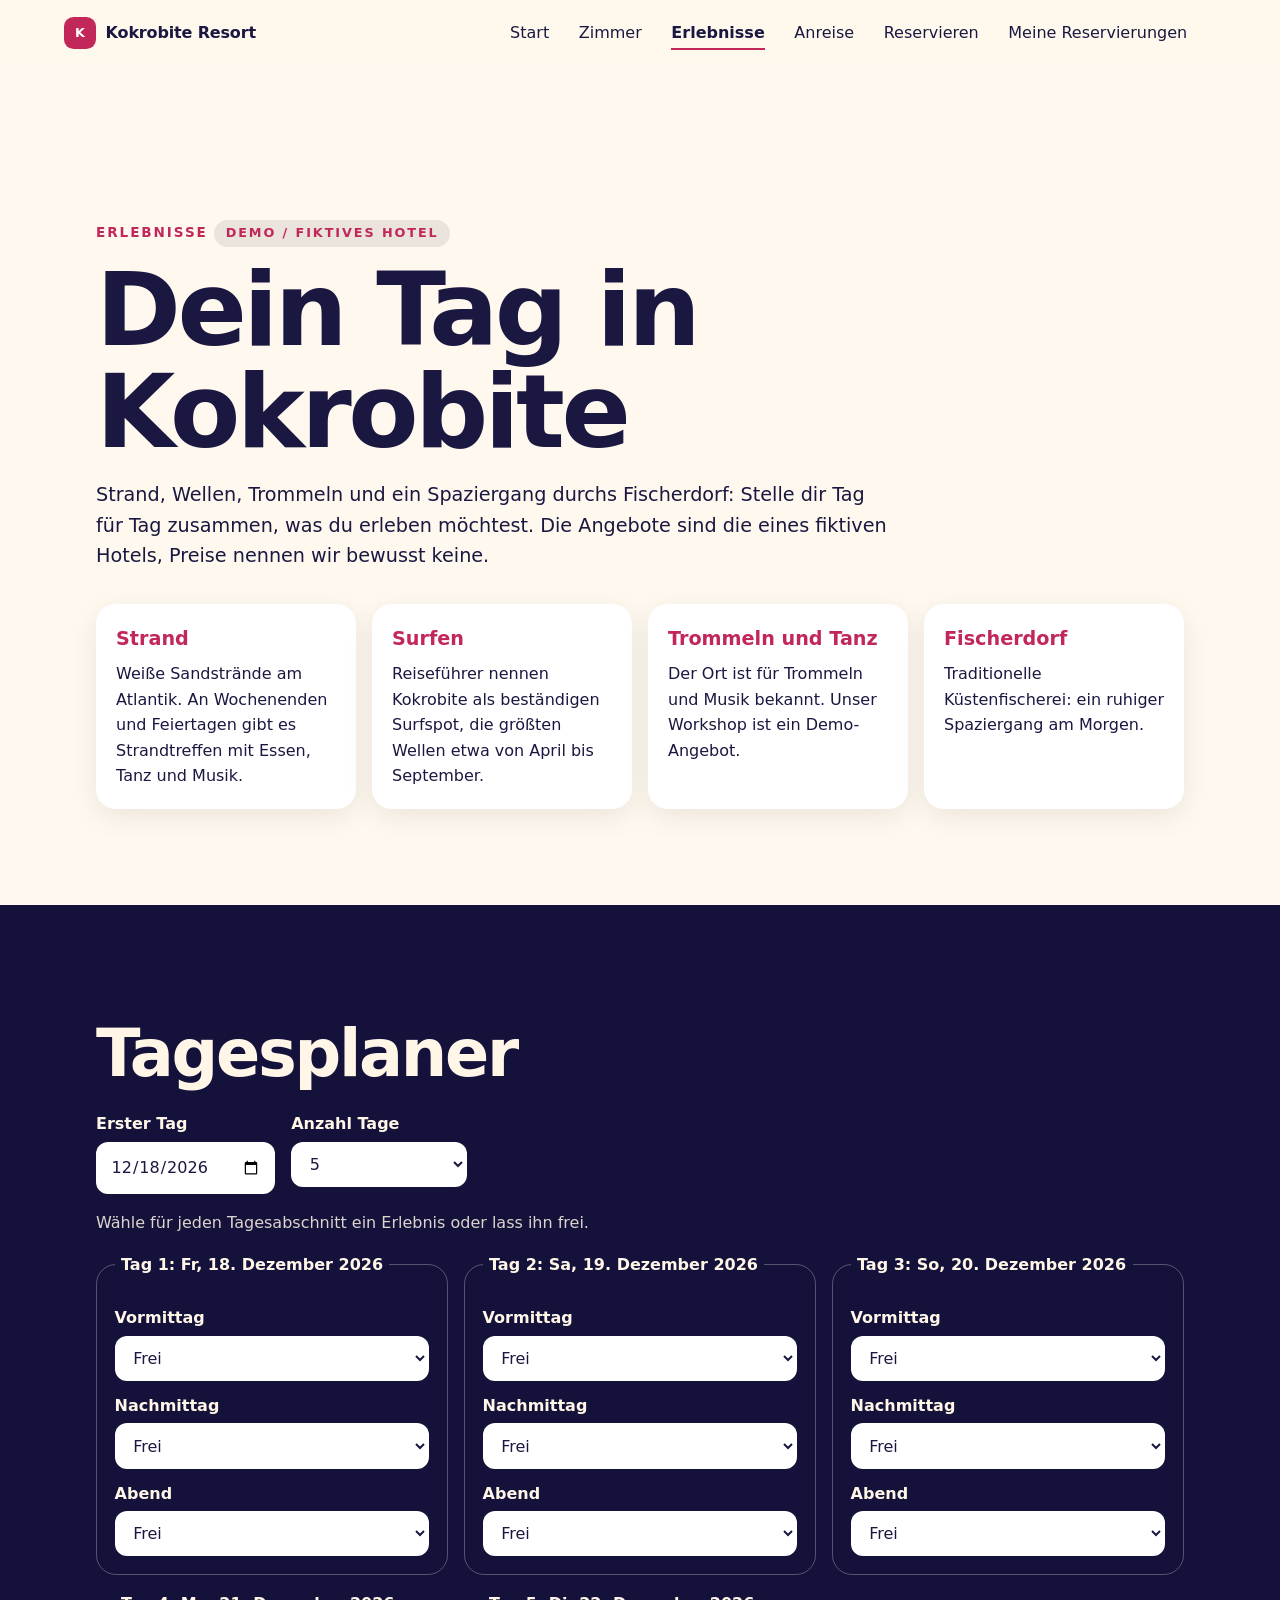
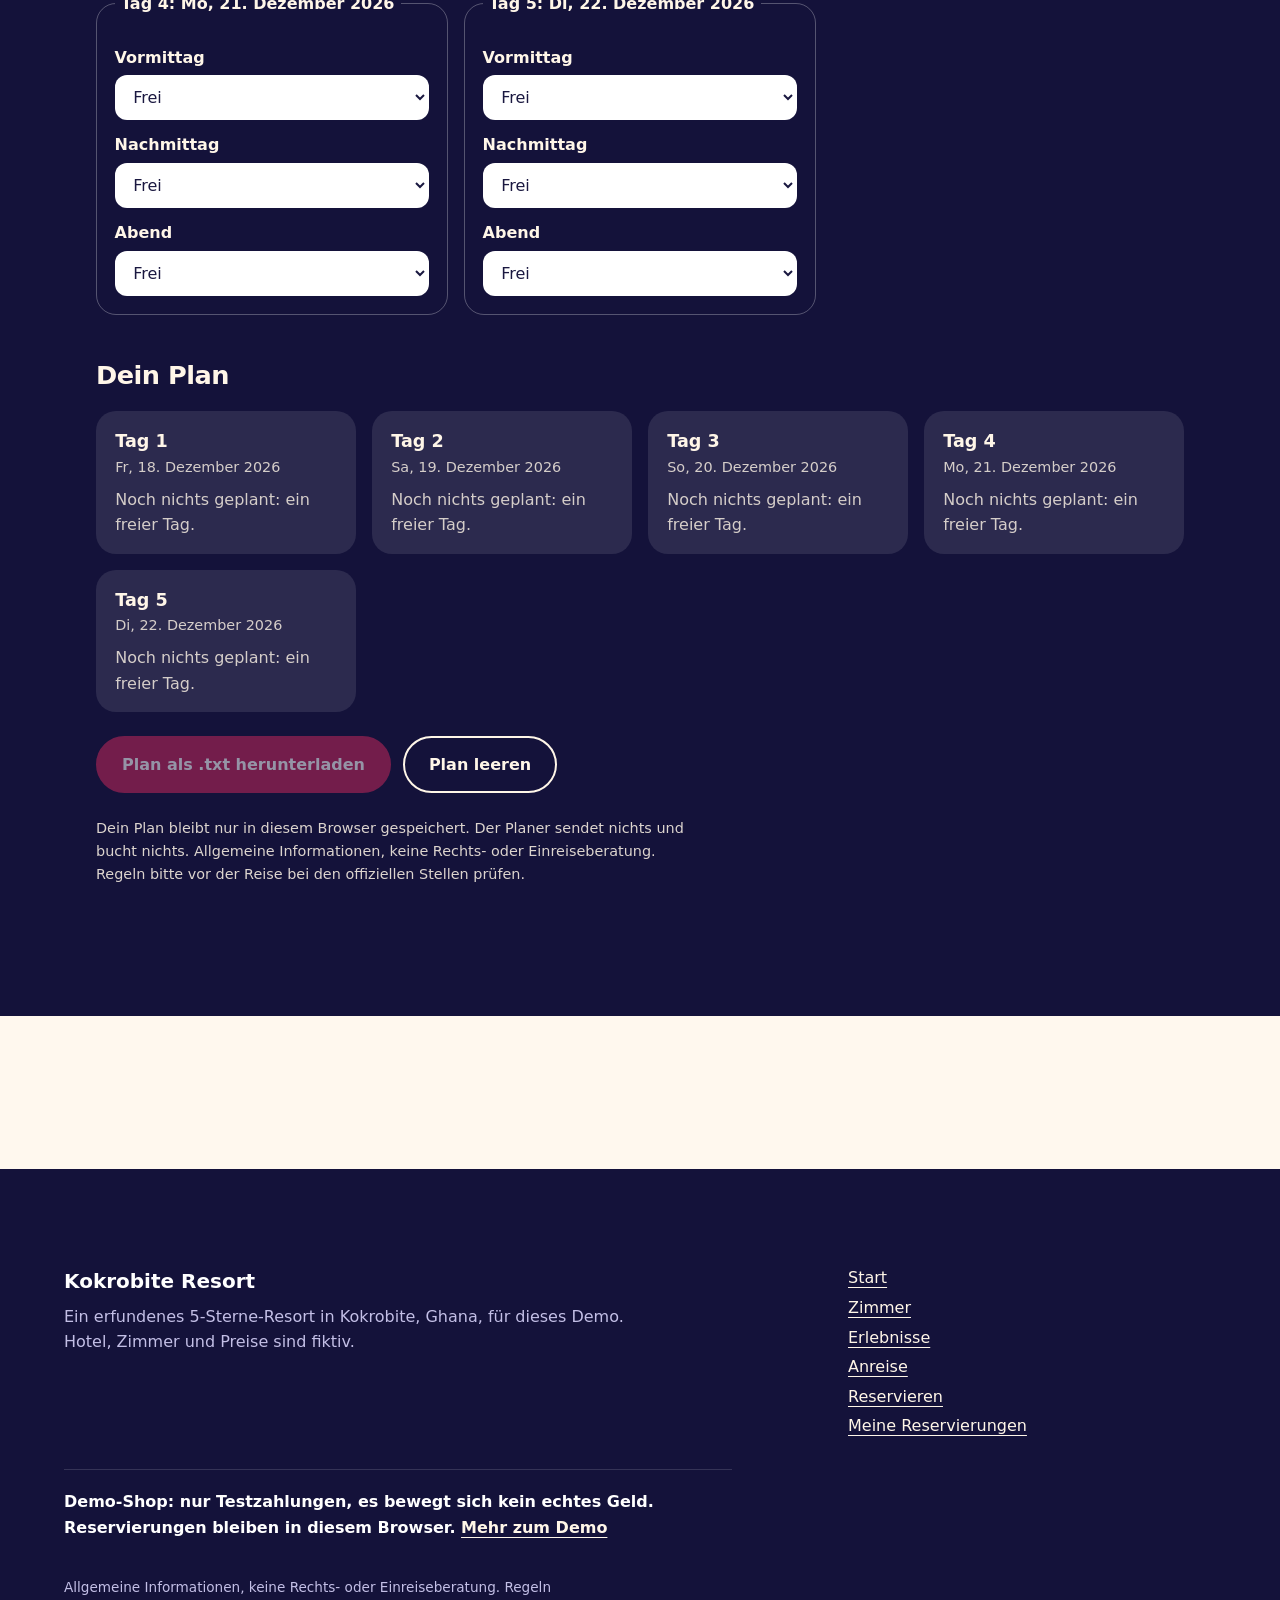
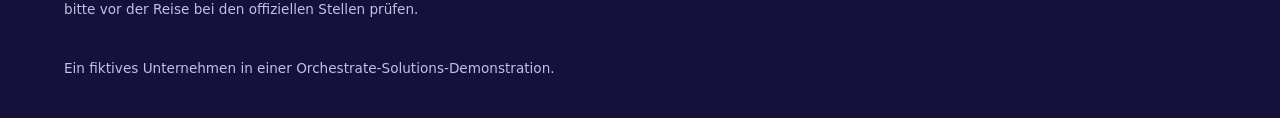
<file: pages/erlebnisse.html>
<!doctype html>
<html lang="de">
<head>
<meta charset="utf-8">
<meta name="viewport" content="width=device-width, initial-scale=1">
<title>Erlebnisse und Tagesplaner</title>
<meta name="description" content="Plane deine Tage in Kokrobite: Strand, Surfen, Trommeln und Tanz, Fischerdorf. Demo-Angebote eines fiktiven Hotels.">
<style>@view-transition { navigation: auto; }</style>
<link rel="stylesheet" href="../css/tokens.css">
<link rel="stylesheet" href="../css/layout.css">
<link rel="stylesheet" href="../css/site.css">
<link rel="stylesheet" href="../css/planner.css">
<script src="../js/nav.js" defer></script>
<script src="../js/motion.js" defer></script>
<script src="../js/app.js" defer></script>
<script src="../js/de.js" defer></script>
<script src="../js/planner.js" defer></script>
</head>
<body>
<main id="main">
  <section class="band pl-hero">
    <div class="pl">
      <p class="pl__eyebrow" data-reveal>Erlebnisse <span class="demo-label">Demo / fiktives Hotel</span></p>
      <h1 class="pl__title" data-words>Dein Tag in Kokrobite</h1>
      <p class="pl__lead" data-reveal>Strand, Wellen, Trommeln und ein Spaziergang durchs Fischerdorf: Stelle dir Tag für Tag zusammen, was du erleben möchtest. Die Angebote sind die eines fiktiven Hotels, Preise nennen wir bewusst keine.</p>
      <ul class="pl__cards" data-reveal>
        <li><strong>Strand</strong><span>Weiße Sandstrände am Atlantik. An Wochenenden und Feiertagen gibt es Strandtreffen mit Essen, Tanz und Musik.</span></li>
        <li><strong>Surfen</strong><span>Reiseführer nennen Kokrobite als beständigen Surfspot, die größten Wellen etwa von April bis September.</span></li>
        <li><strong>Trommeln und Tanz</strong><span>Der Ort ist für Trommeln und Musik bekannt. Unser Workshop ist ein Demo-Angebot.</span></li>
        <li><strong>Fischerdorf</strong><span>Traditionelle Küstenfischerei: ein ruhiger Spaziergang am Morgen.</span></li>
      </ul>
    </div>
  </section>

  <section class="band band--dark pl-tool" aria-labelledby="pl-h">
    <div class="pl">
      <h2 id="pl-h" class="pl__h2" data-reveal>Tagesplaner</h2>
      <form id="pl-setup" class="pl__setup" novalidate>
        <div class="pl__field"><label for="pl-start">Erster Tag</label><input id="pl-start" type="date"></div>
        <div class="pl__field"><label for="pl-days">Anzahl Tage</label>
          <select id="pl-days"><option>2</option><option>3</option><option>4</option><option selected>5</option><option>6</option><option>7</option></select></div>
      </form>
      <p id="pl-hint" class="pl__hint" role="status"></p>
      <div id="pl-days-wrap" class="pl__days"></div>
      <noscript><p>Der Planer braucht JavaScript. Ohne JavaScript kannst du die Angebote oben lesen.</p></noscript>

      <h3 class="pl__h3">Dein Plan</h3>
      <div id="pl-plan" class="pl__plan" aria-live="polite"></div>
      <div class="pl__actions">
        <button class="pl__btn" id="pl-download" type="button">Plan als .txt herunterladen</button>
        <button class="pl__btn pl__btn--ghost" id="pl-clear" type="button">Plan leeren</button>
      </div>
      <p class="pl__note">Dein Plan bleibt nur in diesem Browser gespeichert. Der Planer sendet nichts und bucht nichts. Allgemeine Informationen, keine Rechts- oder Einreiseberatung. Regeln bitte vor der Reise bei den offiziellen Stellen prüfen.</p>
    </div>
  </section>
</main>
</body>
</html>
</file>
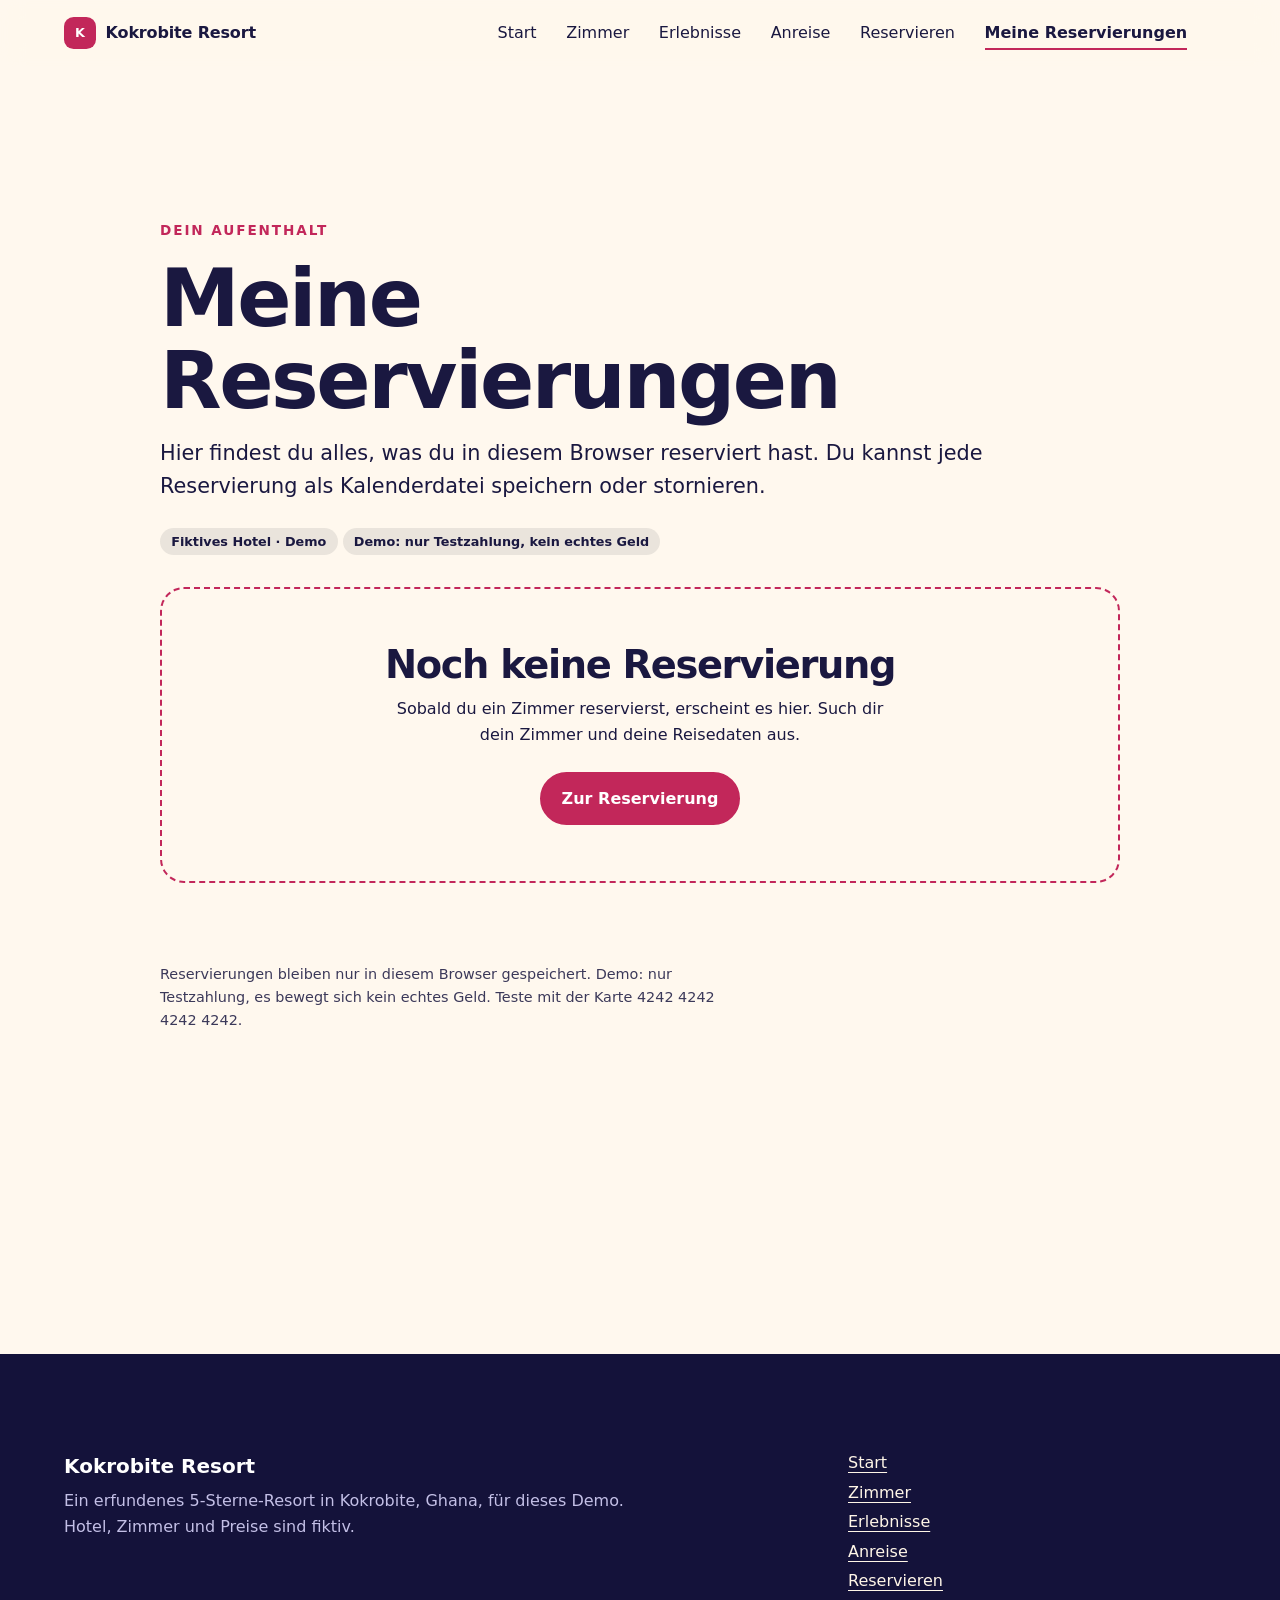
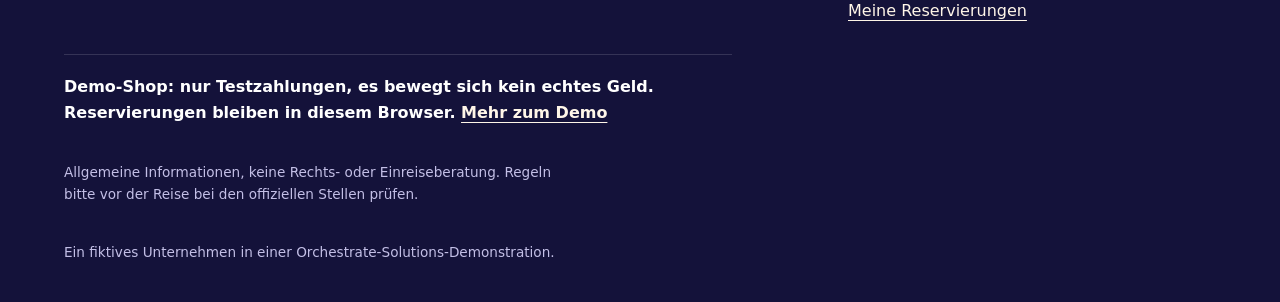
<file: pages/meine-reservierungen.html>
<!doctype html>
<html lang="de">
<head>
<meta charset="utf-8">
<meta name="viewport" content="width=device-width, initial-scale=1">
<title>Meine Reservierungen</title>
<meta name="description" content="Deine Reservierungen im Demo-Resort in Kokrobite: ansehen, als Kalenderdatei laden oder stornieren.">
<style>@view-transition { navigation: auto; }</style>
<link rel="stylesheet" href="../css/tokens.css">
<link rel="stylesheet" href="../css/layout.css">
<link rel="stylesheet" href="../css/site.css">
<link rel="stylesheet" href="../css/shop/core.css">
<link rel="stylesheet" href="../css/meine.css">
<script src="../js/nav.js" defer></script>
<script src="../js/motion.js" defer></script>
<script src="../js/app.js" defer></script>
<script src="../js/resort-data.js" defer></script>
<script src="../js/de.js" defer></script>
<script src="../js/shop/core.js" defer></script>
<script src="../js/tools.js" defer></script>
</head>
<body>
<main id="main" class="mr">
  <section class="band">
    <div class="mr__wrap">
      <p class="mr__eyebrow" data-reveal>Dein Aufenthalt</p>
      <h1 class="mr__title" data-words>Meine Reservierungen</h1>
      <p class="mr__lead" data-reveal>Hier findest du alles, was du in diesem Browser reserviert hast. Du kannst jede Reservierung als Kalenderdatei speichern oder stornieren.</p>
      <p data-reveal><span class="demo-label">Fiktives Hotel · Demo</span> <span class="demo-label">Demo: nur Testzahlung, kein echtes Geld</span></p>
      <div id="mr-root" aria-live="polite"><p>Reservierungen werden geladen …</p></div>
      <p class="mr__status" id="mr-status" role="status"></p>
      <p class="mr__foot">Reservierungen bleiben nur in diesem Browser gespeichert. <span id="mr-test"></span></p>
    </div>
  </section>
</main>
<script>
(function () {
  function esc(s) { return String(s == null ? '' : s).replace(/[&<>"']/g, function (c) { return {'&':'&amp;','<':'&lt;','>':'&gt;','"':'&quot;',"'":'&#39;'}[c]; }); }
  function roomName(id) {
    var rooms = (window.KR_DATA && KR_DATA.rooms) || [];
    for (var i = 0; i < rooms.length; i++) if (rooms[i].id === id) return rooms[i].name;
    return id;
  }
  function fmtDate(iso) { return window.KR_DE ? KR_DE.date(iso) : iso; }
  function fmtMoney(n) { return window.KR_DE ? KR_DE.money(n) : n + ' €'; }
  function fmtNights(n) { return window.KR_DE ? KR_DE.nights(n) : n + ' Nächte'; }
  function say(t) { var s = document.getElementById('mr-status'); if (s) s.textContent = t || ''; }

  function badge(r) {
    if (!r.orderToken) return '';
    if (r.pay === 'bezahlt') return '<span class="pay-badge pay-badge--paid">Bezahlt (Test): ' + esc(window.KR_SHOP ? KR_SHOP.money(r.paid || 0) : '') + '</span>';
    if (r.pay === 'abgebrochen') return '<span class="pay-badge pay-badge--failed">Zahlung abgebrochen</span>';
    return '<span class="pay-badge pay-badge--open">Zahlung offen</span>';
  }
  function payOf(o) {
    var st = o.status;
    if (st === 'pending') return 'offen';
    if (st === 'cancelled' || st === 'refunded') return 'abgebrochen';
    return 'bezahlt';
  }
  function save(changes) {
    var KEY = 'kokrobite:reservations', list;
    if (KR_RES.update) { Object.keys(changes).forEach(function (ref) { KR_RES.update(ref, changes[ref]); }); return; }
    try { list = JSON.parse(localStorage.getItem(KEY) || '[]'); } catch (e) { return; }
    if (!Array.isArray(list)) return;
    list.forEach(function (r) { if (changes[r.ref]) for (var k in changes[r.ref]) r[k] = changes[r.ref][k]; });
    try { localStorage.setItem(KEY, JSON.stringify(list)); } catch (e) {}
  }
  function refresh() {
    if (!window.KR_RES || !window.KR_SHOP) return;
    var list = KR_RES.list() || [], byTok = {}, tokens = [];
    list.forEach(function (r) { if (r.orderToken) { byTok[r.orderToken] = r; tokens.push(r.orderToken); } });
    if (!tokens.length) return;
    KR_SHOP.api('orders/lookup', { tokens: tokens.slice(0, 30) }).then(function (d) {
      var changes = {}, any = false;
      (d.orders || []).forEach(function (o) {
        var r = byTok[o.token]; if (!r) return;
        var pay = payOf(o), paid = pay === 'bezahlt' ? o.total : 0;
        if (r.pay !== pay || r.paid !== paid) { changes[r.ref] = { pay: pay, paid: paid }; any = true; }
      });
      if (any) { save(changes); render(); }
    }).catch(function () { say('Der Zahlungsstatus konnte gerade nicht aktualisiert werden.'); });
  }

  function render() {
    var root = document.getElementById('mr-root');
    if (!window.KR_RES) { root.innerHTML = '<p>Die Reservierungen konnten nicht geladen werden. Bitte lade die Seite neu.</p>'; return; }
    var list = KR_RES.list() || [];
    if (!list.length) {
      root.innerHTML = '<div class="mr__empty"><h2>Noch keine Reservierung</h2><p>Sobald du ein Zimmer reservierst, erscheint es hier. Such dir dein Zimmer und deine Reisedaten aus.</p><a class="mr__btn mr__btn--solid" href="reservierung.html">Zur Reservierung</a></div>';
      return;
    }
    root.innerHTML = '<ul class="mr__list">' + list.map(function (r) {
      return '<li class="mr__card" data-ref="' + esc(r.ref) + '">' +
        '<p class="mr__ref">' + esc(r.ref) + ' ' + badge(r) + '</p>' +
        '<h2 class="mr__room">' + esc(roomName(r.room)) + '</h2>' +
        '<dl class="mr__dl">' +
          '<div><dt>Anreise</dt><dd>' + esc(fmtDate(r['in'])) + '</dd></div>' +
          '<div><dt>Abreise</dt><dd>' + esc(fmtDate(r.out)) + '</dd></div>' +
          '<div><dt>Dauer</dt><dd>' + esc(fmtNights(r.nights)) + '</dd></div>' +
          '<div><dt>Gäste</dt><dd>' + esc(r.guests) + '</dd></div>' +
          '<div><dt>Gesamt</dt><dd>' + esc(fmtMoney(r.total)) + '</dd></div>' +
        '</dl>' +
        (r.note ? '<p class="mr__note">Notiz: ' + esc(r.note) + '</p>' : '') +
        '<div class="mr__actions">' +
          (r.orderToken && r.pay !== 'bezahlt' ? '<a class="mr__btn mr__btn--solid" href="reservierung.html?room=' + encodeURIComponent(r.room) + '&in=' + encodeURIComponent(r['in']) + '&out=' + encodeURIComponent(r.out) + '&guests=' + encodeURIComponent(r.guests) + '">Zur Zahlung</a>' : '') +
          '<button type="button" class="mr__btn mr__btn--solid" data-act="ics" data-ref="' + esc(r.ref) + '">Kalenderdatei (.ics)</button>' +
          '<button type="button" class="mr__btn mr__btn--danger" data-act="ask" data-ref="' + esc(r.ref) + '">Stornieren</button>' +
        '</div></li>';
    }).join('') + '</ul>';
  }

  function find(ref) { var l = KR_RES.list() || []; for (var i = 0; i < l.length; i++) if (l[i].ref === ref) return l[i]; return null; }

  function download(r) {
    var data = KR_RES.ics(r);
    var blob = data instanceof Blob ? data : new Blob([data], { type: 'text/calendar;charset=utf-8' });
    var a = document.createElement('a');
    a.href = URL.createObjectURL(blob); a.download = r.ref + '.ics';
    document.body.appendChild(a); a.click(); a.remove();
    setTimeout(function () { URL.revokeObjectURL(a.href); }, 1000);
    say('Kalenderdatei für ' + r.ref + ' wurde gespeichert.');
  }

  document.addEventListener('click', function (e) {
    var b = e.target.closest && e.target.closest('[data-act]');
    if (!b || !window.KR_RES) return;
    var ref = b.getAttribute('data-ref'), act = b.getAttribute('data-act'), card = b.closest('.mr__card');
    if (act === 'ics') { var r = find(ref); if (r) download(r); }
    else if (act === 'ask') {
      if (card.querySelector('.mr__confirm')) return;
      var box = document.createElement('div'); box.className = 'mr__confirm'; box.setAttribute('role', 'alertdialog'); box.setAttribute('aria-label', 'Stornierung bestätigen');
      box.innerHTML = '<p>Reservierung ' + esc(ref) + ' wirklich stornieren?' + (((find(ref) || {}).pay === 'bezahlt') ? ' Die Testzahlung wird in dieser Demo nicht zurückerstattet.' : '') + '</p><button type="button" class="mr__btn mr__btn--solid" data-act="yes" data-ref="' + esc(ref) + '">Ja, stornieren</button><button type="button" class="mr__btn" data-act="no" data-ref="' + esc(ref) + '">Behalten</button>';
      card.appendChild(box); box.querySelector('[data-act="no"]').focus();
    } else if (act === 'no') { var c = card.querySelector('.mr__confirm'); if (c) c.remove(); card.querySelector('[data-act="ask"]').focus(); }
    else if (act === 'yes') { KR_RES.remove(ref); render(); say('Reservierung ' + ref + ' wurde storniert.'); var h = document.querySelector('.mr__title'); if (h) { h.setAttribute('tabindex', '-1'); h.focus(); } }
  });

  function start() { var t = document.getElementById('mr-test'); if (t && window.KR_SHOP) t.textContent = KR_SHOP.TEST_LABEL; render(); refresh(); }
  if (document.readyState === 'loading') document.addEventListener('DOMContentLoaded', function () { window.addEventListener('load', start); });
  else if (document.readyState === 'complete') start(); else window.addEventListener('load', start);
})();
</script>
</body>
</html>
</file>
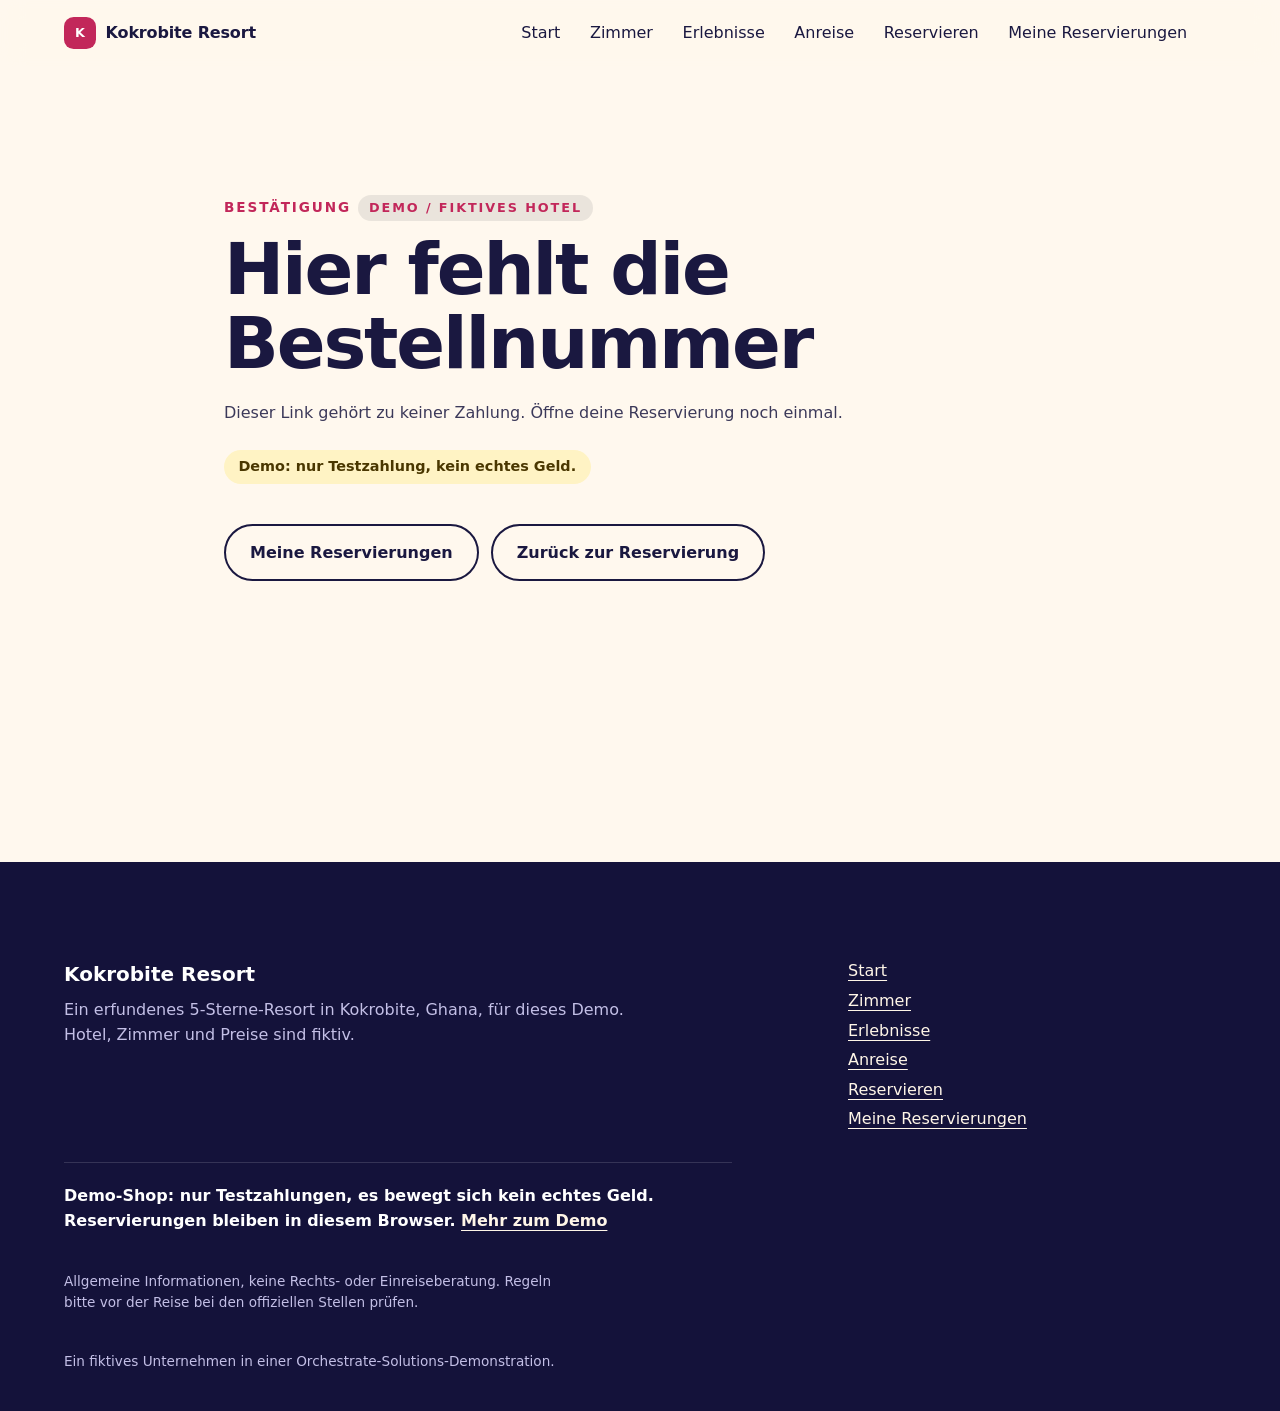
<file: pages/order.html>
<!doctype html>
<html lang="de">
<head>
<meta charset="utf-8">
<meta name="viewport" content="width=device-width, initial-scale=1">
<title>Deine Bestätigung</title>
<meta name="description" content="Bestätigung deiner Reservierung im Kokrobite Resort (fiktives Demo-Hotel): Zahlung, Zeitraum und Kalenderdatei.">
<style>@view-transition { navigation: auto; }</style>
<link rel="stylesheet" href="../css/tokens.css">
<link rel="stylesheet" href="../css/layout.css">
<link rel="stylesheet" href="../css/site.css">
<link rel="stylesheet" href="../css/shop/core.css">
<link rel="stylesheet" href="../css/shop/order.css">
<script src="../js/nav.js" defer></script>
<script src="../js/motion.js" defer></script>
<script src="../js/app.js" defer></script>
<script src="../js/de.js" defer></script>
<script src="../js/resort-data.js" defer></script>
<script src="../js/tools.js" defer></script>
<script src="../js/shop/core.js" defer></script>
<script src="../js/shop/order.js" defer></script>
</head>
<body>
<main id="main">
  <section class="band ord">
    <div class="ord__wrap" id="order-root" aria-live="polite">
      <p class="ord__eyebrow">Bestätigung <span class="demo-label">Demo / fiktives Hotel</span></p>
      <h1 class="ord__title">Einen Moment, wir prüfen deine Zahlung …</h1>
      <noscript><p>Diese Seite braucht JavaScript, um deine Bestätigung zu zeigen.</p></noscript>
    </div>
  </section>
</main>
</body>
</html>
</file>
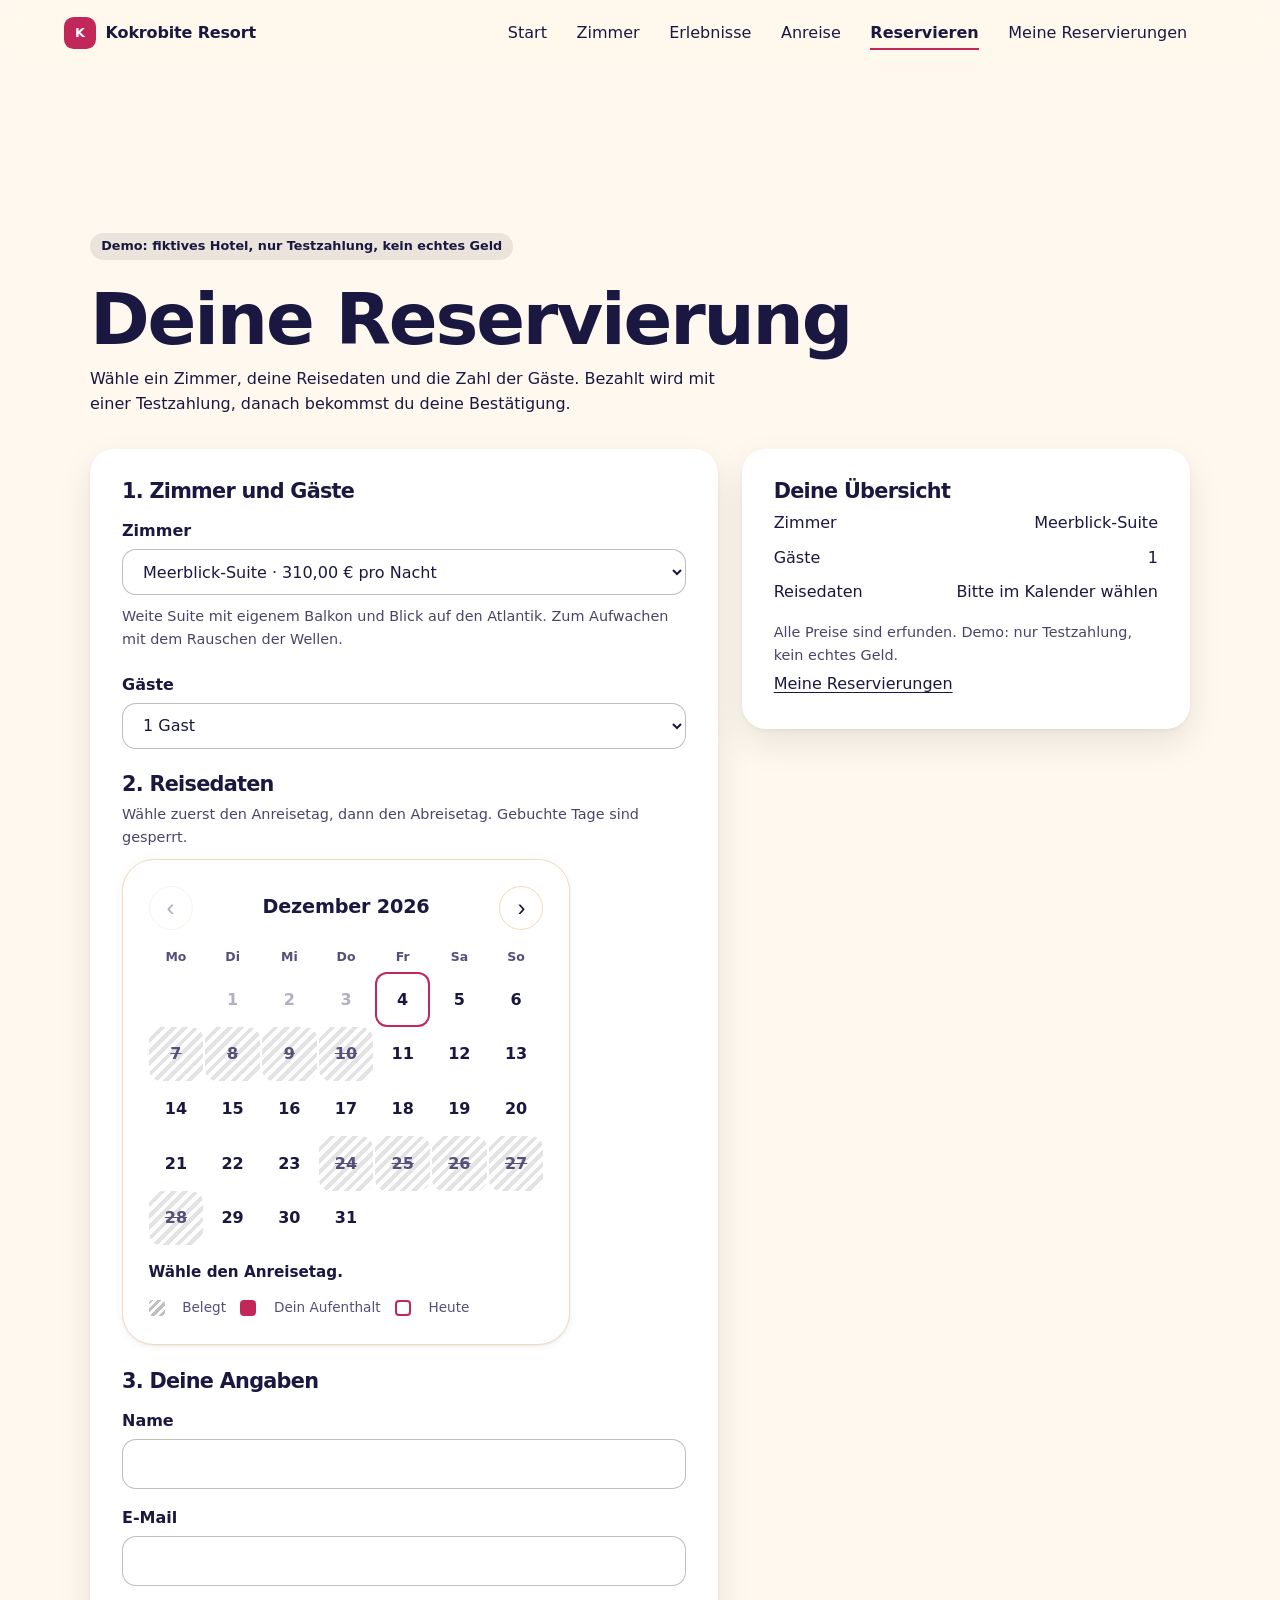
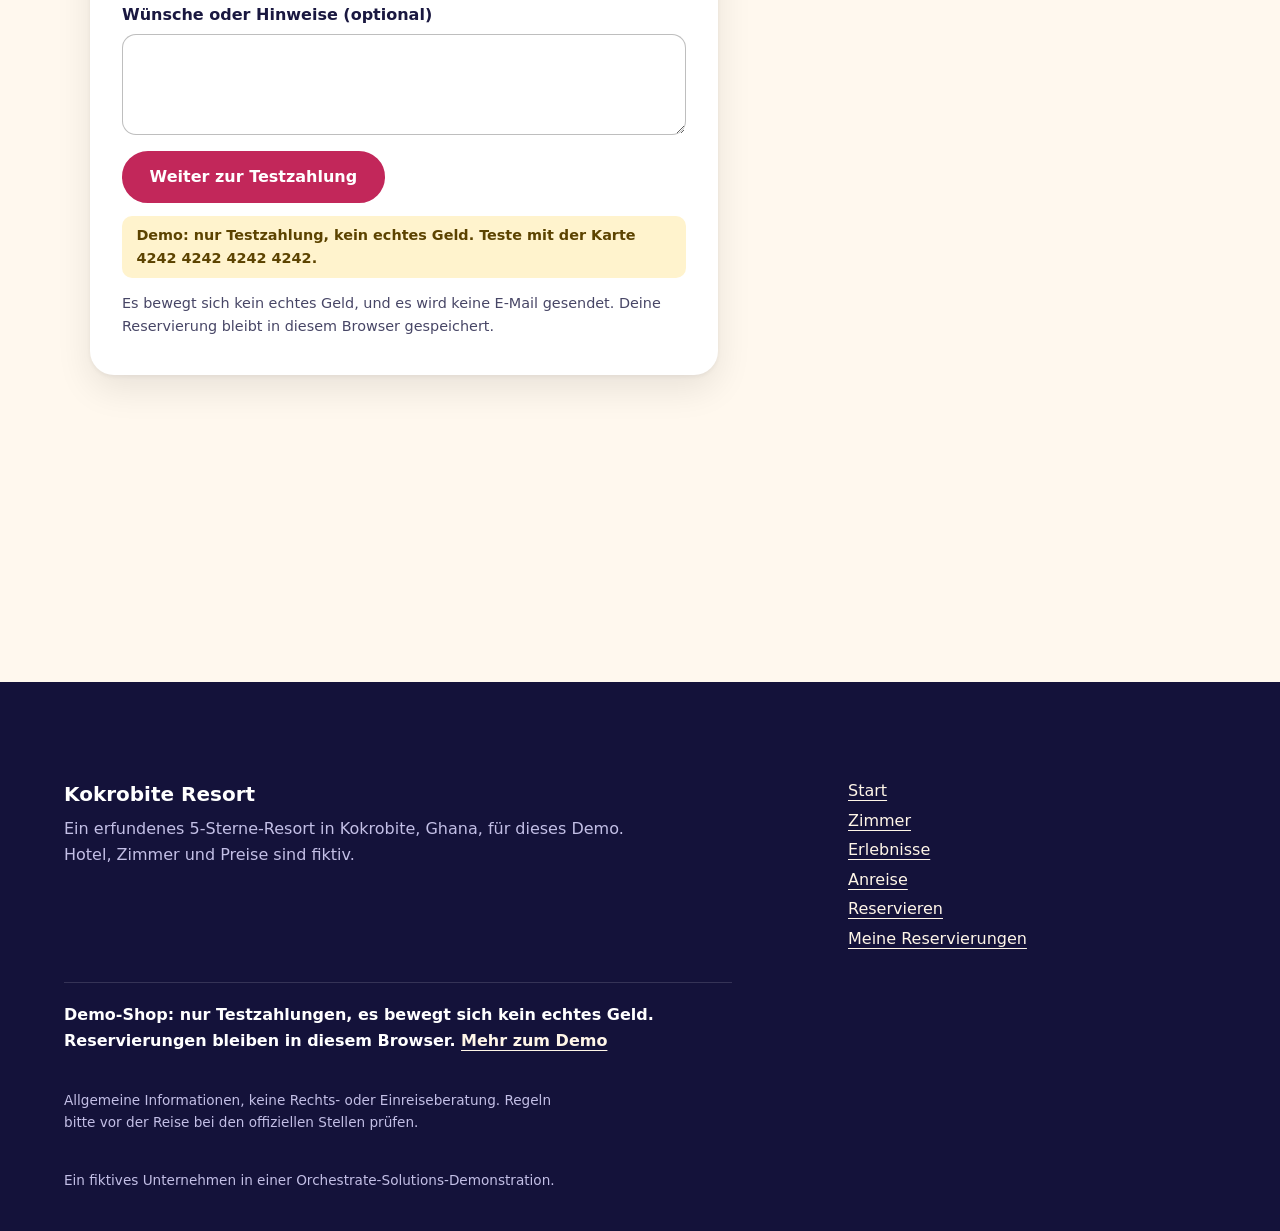
<file: pages/reservierung.html>
<!doctype html>
<html lang="de">
<head>
<meta charset="utf-8">
<meta name="viewport" content="width=device-width, initial-scale=1">
<title>Reservierung</title>
<meta name="description" content="Zimmer wählen, Reisedaten festlegen und mit einer Testzahlung reservieren. Demo: kein echtes Geld.">
<link rel="stylesheet" href="../css/tokens.css">
<link rel="stylesheet" href="../css/layout.css">
<link rel="stylesheet" href="../css/site.css">
<link rel="stylesheet" href="../css/calendar.css">
<link rel="stylesheet" href="../css/reservation.css">
<style>@view-transition { navigation: auto; }</style>
<script src="../js/nav.js" defer></script>
<script src="../js/motion.js" defer></script>
<script src="../js/app.js" defer></script>
<script src="../js/de.js" defer></script>
<script src="../js/resort-data.js" defer></script>
<script src="../js/calendar.js" defer></script>
<script src="../js/shop/core.js" defer></script>
<script src="../js/tools.js" defer></script>
</head>
<body>
<main id="main">
  <section class="band res">
    <div class="res__wrap">
      <p class="demo-label">Demo: fiktives Hotel, nur Testzahlung, kein echtes Geld</p>
      <h1 data-words>Deine Reservierung</h1>
      <p class="res__lead" data-reveal>Wähle ein Zimmer, deine Reisedaten und die Zahl der Gäste. Bezahlt wird mit einer Testzahlung, danach bekommst du deine Bestätigung.</p>

      <p id="res-banner" class="res__banner" role="status" aria-live="polite"></p>
      <div id="res-done" class="res__done" hidden tabindex="-1" aria-live="polite"></div>

      <div class="res__grid" id="res-grid">
        <form id="res-form" class="res__card" novalidate>
          <h2>1. Zimmer und Gäste</h2>
          <div class="res__field">
            <label for="res-room">Zimmer</label>
            <select id="res-room" name="room"></select>
            <p class="res__hint" id="res-room-blurb"></p>
          </div>
          <div class="res__field">
            <label for="res-guests">Gäste</label>
            <select id="res-guests" name="guests"></select>
          </div>

          <h2>2. Reisedaten</h2>
          <p class="res__hint" id="res-cal-hint">Wähle zuerst den Anreisetag, dann den Abreisetag. Gebuchte Tage sind gesperrt.</p>
          <div id="res-cal" class="res__cal"></div>
          <p class="res__error" id="res-dates-err" role="alert"></p>

          <h2>3. Deine Angaben</h2>
          <div class="res__field">
            <label for="res-name">Name</label>
            <input id="res-name" name="name" autocomplete="name" required maxlength="80">
            <p class="res__error" id="res-name-err" role="alert"></p>
          </div>
          <div class="res__field">
            <label for="res-email">E-Mail</label>
            <input id="res-email" name="email" type="email" autocomplete="email" required maxlength="120">
            <p class="res__error" id="res-email-err" role="alert"></p>
          </div>
          <div class="res__field">
            <label for="res-note">Wünsche oder Hinweise (optional)</label>
            <textarea id="res-note" name="note" rows="3" maxlength="300"></textarea>
          </div>
          <button type="submit" class="res__btn" id="res-submit">Weiter zur Testzahlung</button>
          <p class="shop-testlabel res__test" id="res-test">Demo: nur Testzahlung, kein echtes Geld. Teste mit der Karte 4242 4242 4242 4242.</p>
          <p class="res__hint">Es bewegt sich kein echtes Geld, und es wird keine E-Mail gesendet. Deine Reservierung bleibt in diesem Browser gespeichert.</p>
        </form>

        <aside class="res__card res__summary" aria-labelledby="res-sum-h">
          <h2 id="res-sum-h">Deine Übersicht</h2>
          <dl class="res__sum" id="res-sum"></dl>
          <p class="res__error" id="res-sum-err" role="alert"></p>
          <p class="res__hint">Alle Preise sind erfunden. Demo: nur Testzahlung, kein echtes Geld.</p>
          <a href="meine-reservierungen.html">Meine Reservierungen</a>
        </aside>
      </div>
    </div>
  </section>
</main>
</body>
</html>
</file>
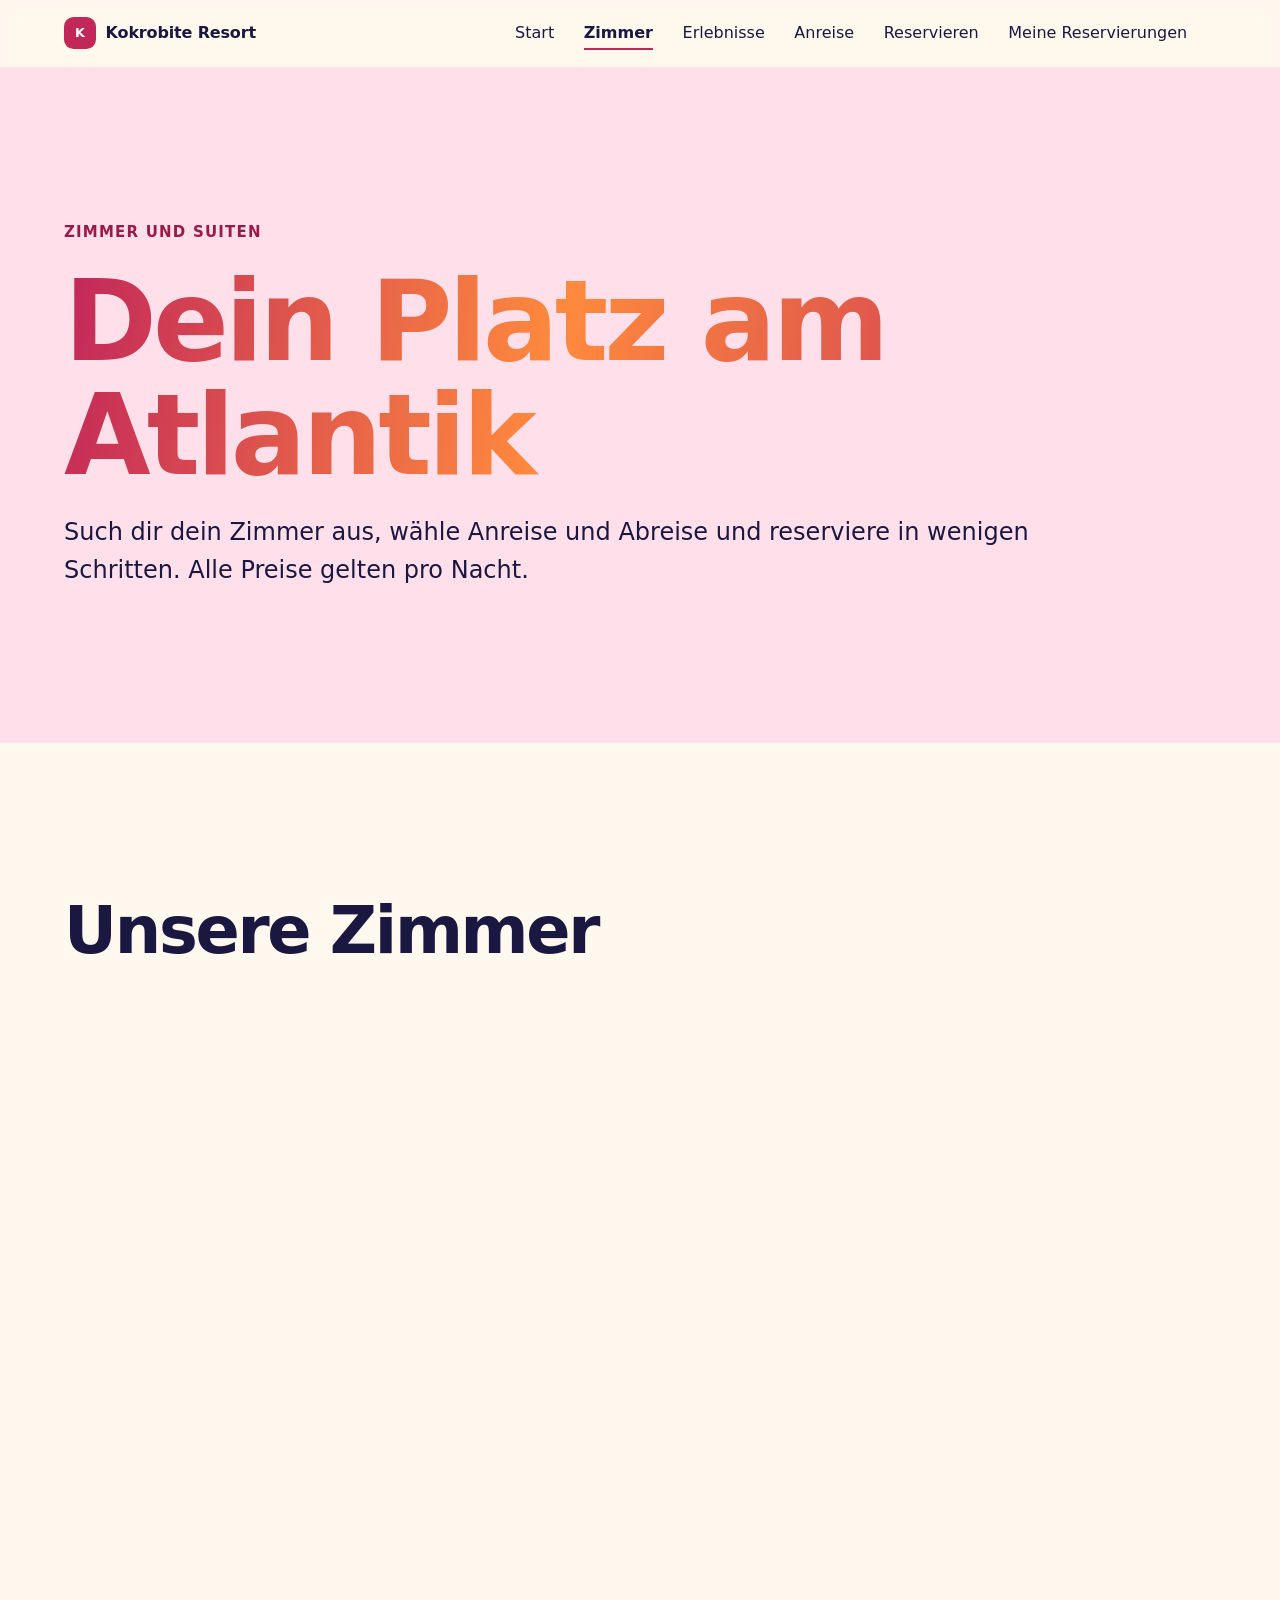
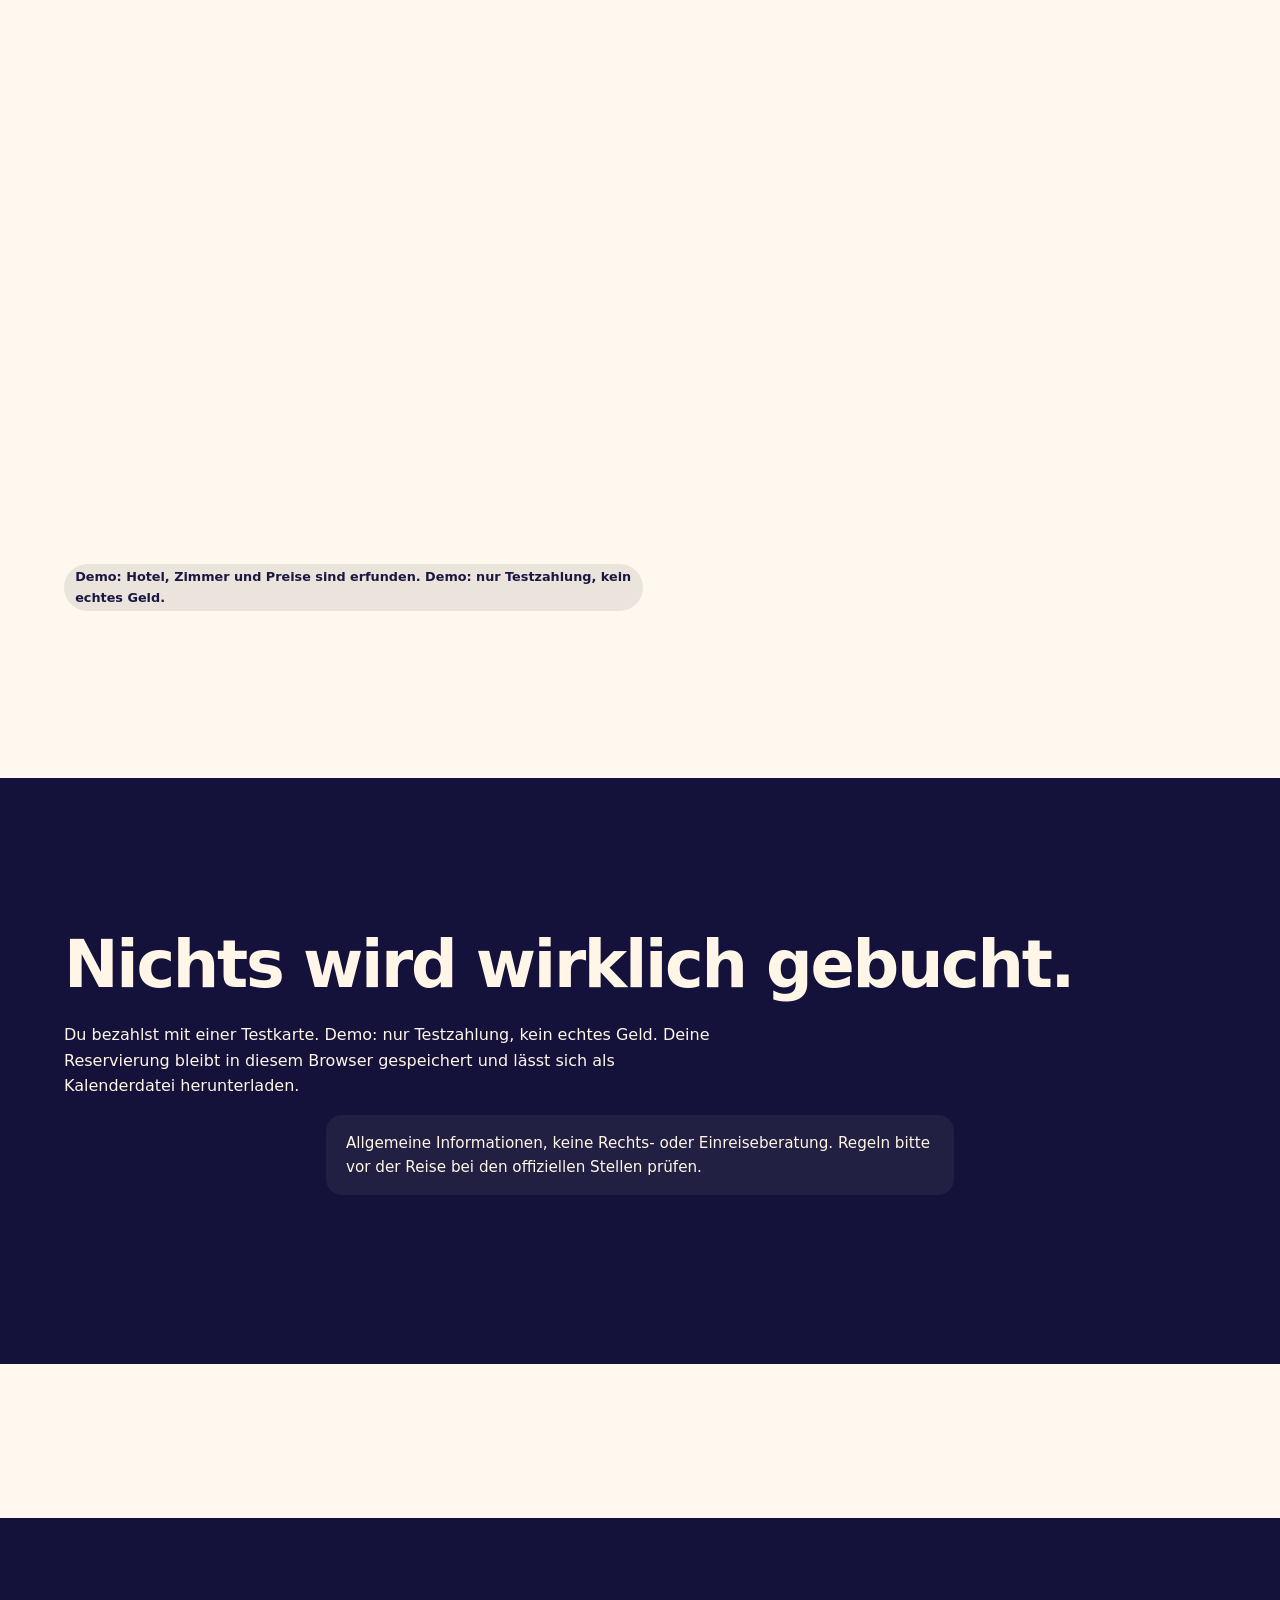
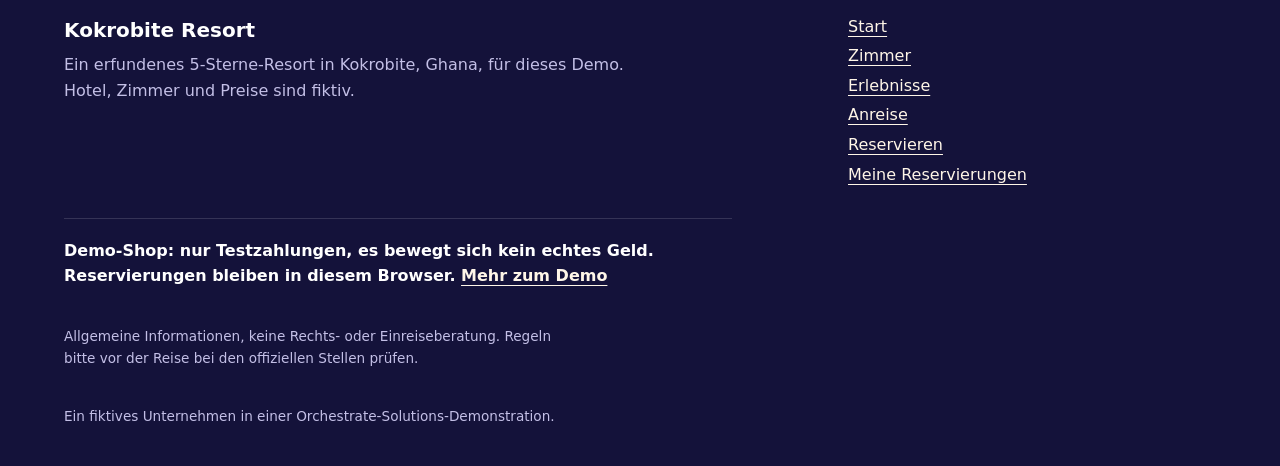
<file: pages/zimmer.html>
<!doctype html>
<html lang="de">
<head>
<meta charset="utf-8">
<meta name="viewport" content="width=device-width, initial-scale=1">
<title>Zimmer und Suiten</title>
<meta name="description" content="Alle Zimmer des fiktiven Kokrobite-Resorts mit Preis pro Nacht. Demo: Hotel, Zimmer und Preise sind erfunden.">
<style>@view-transition { navigation: auto; }</style>
<link rel="stylesheet" href="../css/tokens.css">
<link rel="stylesheet" href="../css/layout.css">
<link rel="stylesheet" href="../css/site.css">
<link rel="stylesheet" href="../css/zimmer.css">
<script src="../js/nav.js" defer></script>
<script src="../js/motion.js" defer></script>
<script src="../js/app.js" defer></script>
<script src="../js/de.js" defer></script>
<script src="../js/resort-data.js" defer></script>
<script defer>
document.addEventListener('DOMContentLoaded', function () {
  var root = document.getElementById('zm-list');
  var D = window.KR_DATA, F = window.KR_DE;
  if (!root || !D || !F || !D.rooms || !D.rooms.length) return;
  function esc(s) { return String(s).replace(/[&<>"']/g, function (c) { return {'&':'&amp;','<':'&lt;','>':'&gt;','"':'&quot;',"'":'&#39;'}[c]; }); }
  root.innerHTML = D.rooms.map(function (r) {
    return '<article class="zm-card" data-reveal>' +
      '<span class="demo-label">Demo: fiktives Zimmer</span>' +
      '<h2>' + esc(r.name) + '</h2>' +
      '<p>' + esc(r.blurb) + '</p>' +
      '<p class="zm-meta">Bis zu ' + esc(r.maxGuests) + (r.maxGuests === 1 ? ' Gast' : ' Gäste') + '</p>' +
      '<p class="zm-price">' + F.money(r.pricePerNight) + ' <small>pro Nacht</small></p>' +
      '<a class="zm-btn" href="reservierung.html?room=' + encodeURIComponent(r.id) + '" aria-label="' + esc(r.name) + ' reservieren">Reservieren</a>' +
      '</article>';
  }).join('');
});
</script>
</head>
<body>
<main id="main">
  <section class="band zm-hero">
    <p class="zm-eyebrow" data-reveal>Zimmer und Suiten</p>
    <h1 data-words>Dein Platz am Atlantik</h1>
    <p class="zm-lead" data-reveal>Such dir dein Zimmer aus, wähle Anreise und Abreise und reserviere in wenigen Schritten. Alle Preise gelten pro Nacht.</p>
  </section>
  <section class="band">
    <h2 data-reveal>Unsere Zimmer</h2>
    <div class="zm-grid" id="zm-list" aria-live="polite">
      <noscript><p class="zm-empty">Die Zimmerliste braucht JavaScript. Bitte aktiviere es, um Zimmer und Preise zu sehen.</p></noscript>
    </div>
    <p class="demo-label zm-note">Demo: Hotel, Zimmer und Preise sind erfunden. Demo: nur Testzahlung, kein echtes Geld.</p>
  </section>
  <section class="band band--dark">
    <h2 data-reveal>Nichts wird wirklich gebucht.</h2>
    <p class="prose" style="margin-inline:0" data-reveal>Du bezahlst mit einer Testkarte. Demo: nur Testzahlung, kein echtes Geld. Deine Reservierung bleibt in diesem Browser gespeichert und lässt sich als Kalenderdatei herunterladen.</p>
    <p class="guide-note" data-reveal>Allgemeine Informationen, keine Rechts- oder Einreiseberatung. Regeln bitte vor der Reise bei den offiziellen Stellen prüfen.</p>
  </section>
</main>
</body>
</html>
</file>
<file: css/tokens.css>
/* tokens.css — Designer. The look for the Kokrobite Resort: playful, sunny, colourful.
   Palette: deep night-ocean neutrals on warm sunlit sand paper, ONE accent: hibiscus pink (#c2275a, 5.9:1 on white) + bright supporting colours (sun, ocean, palm, violet).
   Type: system fonts only; a bold display scale with clamp() and tight tracking on large type.
   Motion: one easing, 400-900 ms, 60 ms stagger. Animate only transform, opacity, filter. */
:root {
  /* palette */
  --bg: #fff8ee;
  --surface: #ffffff;
  --surface-2: #ffeccf;
  --text: #1a1840;            /* 15:1 on --bg */
  --text-muted: #55507a;      /* 6.6:1 on --bg */
  --line: #f0dcbc;
  --dark: #14123a;            /* night-ocean band */
  --dark-2: #221f58;
  --on-dark: #fff6e8;         /* 14:1 on --dark */
  --on-dark-muted: #c3bfe6;   /* 7.6:1 on --dark */
  --accent: #c2275a;
  --accent-strong: #9a1a45;
  --accent-soft: #ffe0ea;
  --accent-on-dark: #ff93b4;  /* 7:1 on --dark */
  --on-accent: #ffffff;
  /* bright supporting colours: fills, chips, big type, calendar days. Use the -ink versions for small text on light. */
  --sun: #ffb703; --sun-ink: #7a5200;
  --ocean: #0fa3c4; --ocean-ink: #065f73;
  --palm: #2bb673; --palm-ink: #0f6b3c;
  --violet: #7c4dff; --violet-ink: #5330c9;
  --success: #1c6b4a;
  --danger: #b00020;
  --focus: #1a56db;

  /* type */
  --font-sans: system-ui, -apple-system, "Segoe UI", Roboto, "Helvetica Neue", Arial, sans-serif;
  --font-display: system-ui, -apple-system, "Segoe UI", Roboto, "Helvetica Neue", Arial, sans-serif;
  --font-mono: ui-monospace, SFMono-Regular, Menlo, Consolas, monospace;
  --fs-xs: .8125rem;
  --fs-sm: .9375rem;
  --fs-base: 1.0625rem;
  --fs-lg: clamp(1.2rem, 1rem + .8vw, 1.5rem);
  --fs-step: clamp(1.5rem, 1.1rem + 1.6vw, 2.5rem);   /* scrollytelling step text */
  --fs-h2: clamp(2rem, 1.2rem + 3.6vw, 4.25rem);
  --fs-h1: clamp(2.75rem, 1.4rem + 6vw, 7rem);
  --fs-giant: clamp(5rem, 2rem + 16vw, 16rem);        /* marquee / changing word */
  --lh-tight: 1.02;
  --lh-snug: 1.2;
  --lh-body: 1.6;
  --track-display: -.035em;
  --track-h2: -.025em;
  --measure: 65ch;

  /* spacing, radius, shadow */
  --space-1: .25rem; --space-2: .5rem; --space-3: .75rem; --space-4: 1rem;
  --space-5: 1.5rem; --space-6: 2rem; --space-7: 3rem; --space-8: 4.5rem;
  --section: clamp(5rem, 12vw, 10rem);
  --gutter: clamp(1.25rem, 5vw, 4rem);
  --radius-sm: .75rem; --radius: 1.25rem; --radius-lg: 2rem; --radius-pill: 999px;
  --shadow-sm: 0 1px 2px rgba(26, 24, 64, .06), 0 2px 8px rgba(26, 24, 64, .05);
  --shadow: 0 6px 24px rgba(26, 24, 64, .08), 0 2px 6px rgba(26, 24, 64, .05);
  --shadow-lg: 0 24px 60px rgba(26, 24, 64, .16);
  --glow: radial-gradient(60% 60% at 50% 40%, rgba(194, 39, 90, .22), transparent 70%);
  --gradient-text: linear-gradient(100deg, #c2275a 0%, #ff8a3d 45%, #c2275a 100%);
  --gradient-text-dark: linear-gradient(100deg, #ff93b4 0%, #ffd166 50%, #ff93b4 100%);

  /* motion */
  --ease: cubic-bezier(.2, .7, .2, 1);
  --dur-fast: 400ms;
  --dur: 650ms;
  --dur-slow: 900ms;
  --stagger: 60ms;
  --rise: 1.25rem;            /* reveal travel distance */
  --blur-in: 6px;             /* reveal start blur */
}

@media (prefers-reduced-motion: reduce) {
  :root { --dur-fast: 0ms; --dur: 0ms; --dur-slow: 0ms; --stagger: 0ms; --rise: 0; --blur-in: 0; }
}

/* CSS-only accents */
.text-gradient {
  background: var(--gradient-text);
  background-size: 200% 100%;
  -webkit-background-clip: text; background-clip: text;
  color: transparent; -webkit-text-fill-color: transparent;
}
.band--dark .text-gradient { background-image: var(--gradient-text-dark); }
.glow { background-image: var(--glow); }
</file>
<file: css/layout.css>
/* Layout, shell and motion (UI/UX). Colours and type come from tokens.css; fallbacks keep it working alone. */
@view-transition { navigation: auto; }
:root{--lx-bg:var(--bg,#faf8f5);--lx-fg:var(--text,#1a1815);--lx-accent:var(--accent,#b4472b);--lx-muted:var(--text-muted,#4d5a69);--lx-line:var(--line,#e1d9cb);--lx-dark:var(--dark,#14120f);--lx-on-dark:var(--on-dark,#f7f3ec);--lx-ease:var(--ease,cubic-bezier(.2,.7,.2,1));--lx-space:var(--section,clamp(5rem,12vw,10rem));--lx-gut:var(--gutter,clamp(1.25rem,5vw,4rem));--lx-max:78rem}
*,*::before,*::after{box-sizing:border-box}
html{scroll-behavior:smooth;scroll-padding-top:5rem;-webkit-text-size-adjust:100%}
body{margin:0;background:var(--lx-bg);color:var(--lx-fg);font-family:var(--font-sans,system-ui,sans-serif);line-height:1.6;overflow-x:hidden}
img,svg{max-width:100%;height:auto}
main{display:block;outline:none}
:focus-visible{outline:3px solid var(--focus,var(--lx-accent));outline-offset:3px;border-radius:4px}
.visually-hidden{position:absolute!important;width:1px;height:1px;overflow:hidden;clip:rect(0 0 0 0);white-space:nowrap}
.skip-link{position:fixed;left:1rem;top:-4rem;z-index:200;background:var(--lx-fg);color:var(--lx-bg);padding:.7rem 1rem;border-radius:.5rem;text-decoration:none;transition:top .2s}
.skip-link:focus{top:1rem}
.read-progress{position:fixed;inset:0 0 auto 0;height:3px;z-index:150;pointer-events:none}
.read-progress span{display:block;height:100%;background:var(--lx-accent);transform:scaleX(0);transform-origin:0 50%}
/* header */
.site-header{position:sticky;top:0;z-index:100;background:color-mix(in srgb,var(--lx-bg) 86%,transparent);backdrop-filter:saturate(1.4) blur(12px);border-bottom:1px solid transparent;transition:border-color .3s}
.site-header.is-scrolled{border-bottom-color:var(--lx-line)}
.site-header__inner{max-width:90rem;margin:0 auto;padding:.7rem var(--lx-gut);display:flex;align-items:center;gap:1rem}
.site-brand{display:flex;align-items:center;gap:.6rem;text-decoration:none;color:inherit;font-weight:700;letter-spacing:-.01em;margin-right:auto}
.site-brand__mark{display:grid;place-items:center;min-width:2rem;height:2rem;padding:0 .35rem;font-size:.8rem;border-radius:.6rem;background:var(--lx-accent);color:#fff;font-weight:800}
.site-nav ul,.site-footer ul{list-style:none;margin:0;padding:0;display:flex;gap:.25rem}
.site-nav a{display:block;padding:.55rem .8rem;border-radius:.6rem;color:inherit;text-decoration:none;position:relative}
.site-nav a::after{content:"";position:absolute;left:.8rem;right:.8rem;bottom:.3rem;height:2px;background:var(--lx-accent);transform:scaleX(0);transform-origin:0 50%;transition:transform .4s var(--lx-ease)}
.site-nav a:hover::after,.site-nav a[aria-current="page"]::after{transform:scaleX(1)}
.site-nav a[aria-current="page"]{font-weight:600}
.site-header__actions{display:flex;align-items:center;gap:.5rem}
.nav-toggle{display:none;width:2.75rem;height:2.75rem;border:1px solid var(--lx-line);border-radius:.7rem;background:transparent;color:inherit;cursor:pointer;place-items:center}
.nav-toggle__bars,.nav-toggle__bars::before{display:block;width:1.2rem;height:2px;background:currentColor;position:relative;transition:transform .3s var(--lx-ease)}
.nav-toggle__bars::before{content:"";position:absolute;top:-6px;left:0}
.is-open .nav-toggle__bars{transform:translateY(0) rotate(45deg)}.is-open .nav-toggle__bars::before{transform:translateY(6px) rotate(-90deg)}
@media (max-width:64rem){
  .nav-toggle{display:grid}
  .site-header__inner{flex-wrap:wrap}
  .site-brand{order:1}.site-header__actions{order:2}.nav-toggle{order:3}
  .site-nav{order:4;flex-basis:100%;display:none}
  .is-open .site-nav{display:block}
  .site-nav ul{flex-direction:column;padding-bottom:.6rem}
  .site-nav a{padding:.85rem .5rem;font-size:1.1rem}
}
/* footer */
.site-footer{background:var(--lx-dark);color:var(--lx-on-dark);padding:clamp(3rem,8vw,6rem) var(--lx-gut) 2rem;margin-top:var(--lx-space)}
.site-footer__inner{max-width:var(--lx-max);margin:0 auto;display:grid;gap:1.5rem 3rem;grid-template-columns:2fr 1fr}
.site-footer p{margin:.4rem 0;max-width:60ch;color:var(--on-dark-muted,#aab6c4)}
.site-footer strong{font-size:1.25rem;color:#fff}
.site-footer ul{flex-direction:column}
.site-footer a{color:var(--lx-on-dark);text-underline-offset:.25em}
.site-footer__test{grid-column:1/-1;color:#fff!important;font-weight:600;border-top:1px solid rgba(255,255,255,.14);padding-top:1.2rem}
.site-footer__small{grid-column:1/-1;font-size:.85rem}
@media (max-width:64rem){.site-footer__inner{grid-template-columns:1fr}}
/* bands */
.band{padding:var(--lx-space) var(--lx-gut)}
.band>*{max-width:var(--lx-max);margin-inline:auto}
.band--dark{background:var(--lx-dark);color:var(--lx-on-dark)}.band--dark [data-rotate],.band--dark .steps__word{color:var(--accent-on-dark,#ff9a82)}
.band h2,.hero h1{font-family:var(--font-display,inherit);letter-spacing:-.035em;line-height:1.02;text-wrap:balance}
.band h2{font-size:var(--fs-h2,clamp(2.2rem,6vw,4.5rem));margin:0 0 1.5rem}
.band p{max-width:65ch}
.hero{min-height:100svh;display:flex;flex-direction:column;justify-content:center;padding:6rem var(--lx-gut)}
.hero h1{font-size:var(--fs-h1,clamp(3rem,9vw,7rem));margin:0 0 1.5rem;max-width:16ch}
a{text-underline-offset:.2em}
.btn,button.btn{transition:transform .3s var(--lx-ease),box-shadow .3s}
.btn:hover{transform:translateY(-2px)}
/* reveal */
.js [data-reveal]{opacity:0;transform:translateY(28px);transition:opacity .8s var(--lx-ease),transform .8s var(--lx-ease)}
.js [data-reveal].is-in{opacity:1;transform:none}
.js [data-reveal][data-delay="1"]{transition-delay:.1s}.js [data-reveal][data-delay="2"]{transition-delay:.2s}.js [data-reveal][data-delay="3"]{transition-delay:.3s}
/* words */
[data-words] .w{display:inline-block;overflow:hidden;vertical-align:top;padding-bottom:.12em;margin-bottom:-.12em}
[data-words] .w>span{display:inline-block;opacity:0;transform:translateY(70%);filter:blur(6px);transition:transform .8s var(--lx-ease),opacity .8s var(--lx-ease),filter .8s var(--lx-ease);transition-delay:calc(var(--i,0)*60ms)}
[data-words].is-in .w>span{opacity:1;transform:none;filter:none}
/* kinetic word and gradient sweep */
[data-rotate]{display:inline-block;color:var(--lx-accent);transition:opacity .38s,transform .38s var(--lx-ease)}
[data-rotate].is-out{opacity:0;transform:translateY(-.3em)}
.sweep{background:linear-gradient(100deg,var(--lx-fg) 20%,var(--lx-accent) 50%,var(--lx-fg) 80%);background-size:250% 100%;-webkit-background-clip:text;background-clip:text;color:transparent;animation:sweep 6s linear infinite}
@keyframes sweep{to{background-position:-250% 0}}
/* marquee */
[data-marquee]{overflow:hidden;white-space:nowrap;padding-block:clamp(1rem,3vw,2rem);max-width:none!important;font-size:clamp(4rem,14vw,12rem);font-weight:800;letter-spacing:-.04em;line-height:1}
.marquee__track{display:flex;width:max-content;animation:marquee 40s linear infinite}
.marquee__row{display:flex;gap:.5em;padding-right:.5em}.marquee__row>*{flex:none}
@keyframes marquee{to{transform:translateX(-50%)}}
/* fill statement */
[data-fill]{font-size:clamp(1.8rem,4.6vw,3.6rem);line-height:1.15;letter-spacing:-.025em;font-weight:600;max-width:24ch}
[data-fill] .fw{transition:opacity .2s linear}
/* sticky steps */
[data-sticky-steps]{position:relative;display:grid;grid-template-columns:1fr 1.1fr;gap:3rem;align-items:start}
.steps__word{position:sticky;top:22vh;font-size:clamp(3.5rem,11vw,9rem);font-weight:800;letter-spacing:-.045em;line-height:1;color:var(--lx-accent);min-height:1em;align-self:start}
.steps__word.swap{animation:wordIn .6s var(--lx-ease)}
@keyframes wordIn{from{opacity:0;transform:translateY(.25em);filter:blur(8px)}}
[data-step]{min-height:70vh;display:flex;align-items:center;font-size:clamp(1.5rem,3vw,2.5rem);line-height:1.25;letter-spacing:-.015em;opacity:.3;transition:opacity .5s}
[data-step].is-active{opacity:1}
@media (max-width:64rem){[data-sticky-steps]{grid-template-columns:1fr;gap:0}.steps__word{top:4.5rem;background:var(--lx-bg);z-index:2;padding:.5rem 0;font-size:clamp(3rem,16vw,5rem)}.band--dark .steps__word{background:var(--lx-dark)}[data-step]{min-height:55vh}}
[data-parallax]{will-change:transform}
/* no-JS and reduced motion: everything visible, nothing moves */
@media (prefers-reduced-motion:reduce){
  html{scroll-behavior:auto}
  .js [data-reveal],[data-words] .w>span{opacity:1!important;transform:none!important;filter:none!important;transition:none!important}
  .marquee__track,.sweep{animation:none}.steps__word.swap{animation:none}
  [data-step]{opacity:1}[data-fill] .fw{opacity:1!important}
  @view-transition{navigation:none}
}
</file>
<file: css/site.css>
/* Site-wide base (Lead Developer). Tokens come from css/tokens.css. */
@view-transition { navigation: auto; }
*, *::before, *::after { box-sizing: border-box; }
html { scroll-behavior: smooth; -webkit-text-size-adjust: 100%; }
body { margin: 0; font-family: system-ui, -apple-system, "Segoe UI", Roboto, sans-serif; line-height: 1.6; background: var(--bg, #fff); color: var(--text, #111); }
img, svg { max-width: 100%; height: auto; }
a { color: inherit; text-underline-offset: .2em; }
:focus-visible { outline: 3px solid var(--focus, #1a56db); outline-offset: 2px; }
.band { padding-block: clamp(5rem, 12vw, 10rem); padding-inline: max(1rem, 5vw); }
.band--dark { background: var(--dark, #0b1020); color: var(--on-dark, #fff); }
.prose { max-width: 65ch; }
@media (prefers-reduced-motion: reduce) { html { scroll-behavior: auto; } }
.demo-label { display: inline-block; padding: .2rem .7rem; border-radius: 999px; background: rgba(127,127,127,.16); font-size: .8rem; font-weight: 600; }
.guide-note { padding: 1rem 1.25rem; border-radius: 1rem; background: rgba(127,127,127,.12); font-size: .95rem; }
.demo-banner { text-align: center; font-size: .85rem; padding: .4rem 1rem; background: rgba(127,127,127,.14); }
</file>
<file: css/anreise.css>
/* anreise.css (Senior Dev 5): arrival and safety page. Tokens with fallbacks. */
.an-hero { padding-block: clamp(6rem, 14vw, 11rem) clamp(3rem, 6vw, 5rem); background: linear-gradient(135deg, var(--accent-soft, #ffe8d6), var(--bg, #fff) 60%); }
.an-hero h1 { font-family: var(--font-display, inherit); font-size: var(--fs-h1, clamp(2.75rem, 1.4rem + 6vw, 7rem)); letter-spacing: -.035em; line-height: 1.02; max-width: 16ch; margin: 0 0 1.5rem; text-wrap: balance; }
.an-eyebrow { font-weight: 700; letter-spacing: .06em; text-transform: uppercase; font-size: .85rem; color: var(--accent-strong, var(--accent, #b3361f)); margin: 0 0 1rem; }
.an-lead { font-size: var(--fs-lg, 1.3rem); max-width: 60ch; }
.an-chips { display: flex; flex-wrap: wrap; gap: .6rem; margin-top: 1.5rem; }
.an-chips a { padding: .55rem 1.1rem; border-radius: 999px; background: var(--surface, #fff); border: 2px solid var(--accent, #b3361f); text-decoration: none; font-weight: 600; transition: transform .3s cubic-bezier(.2,.7,.2,1), background .3s; }
.an-chips a:hover { transform: translateY(-2px); background: var(--accent-soft, #ffe8d6); }
.an-sec h2 { font-family: var(--font-display, inherit); font-size: var(--fs-h2, clamp(2rem, 1.2rem + 3.6vw, 4.25rem)); letter-spacing: -.03em; line-height: 1.05; margin: 0 0 2rem; max-width: 18ch; text-wrap: balance; }
.an-grid { display: grid; grid-template-columns: repeat(auto-fit, minmax(17rem, 1fr)); gap: 1.25rem; }
.an-card { background: var(--surface, #fff); border-radius: 1.5rem; padding: 1.5rem; box-shadow: 0 8px 28px rgba(0,0,0,.08); border-top: 6px solid var(--accent, #b3361f); }
.an-card:nth-child(3n+2) { border-top-color: var(--accent-2, var(--success, #1c6b4a)); }
.an-card:nth-child(3n) { border-top-color: var(--accent-3, #d99a00); }
.an-card h3 { margin: 0 0 .5rem; font-size: 1.35rem; }
.an-card p { margin: 0 0 .75rem; }
.an-source { margin-top: 2rem; font-size: .95rem; max-width: 65ch; color: var(--text-muted, inherit); }
.an-big { font-size: var(--fs-step, clamp(1.5rem, 1.1rem + 1.6vw, 2.5rem)); max-width: 28ch; line-height: 1.2; margin: 0 0 2rem; }
.an-steps { max-width: 65ch; padding-left: 1.4rem; font-size: var(--fs-base, 1.0625rem); }
.an-steps li, .an-list li { margin-bottom: 1rem; }
.an-steps li::marker { color: var(--accent-on-dark, #ff9a82); font-weight: 700; }
.an-list { max-width: 65ch; padding-left: 1.2rem; }
.an-checks { list-style: none; padding: 0; margin: 1.5rem 0; display: grid; gap: .6rem; max-width: 40rem; }
.an-checks label { display: flex; gap: .85rem; align-items: flex-start; padding: .85rem 1rem; background: var(--surface, #fff); border: 2px solid var(--line, #ddd); border-radius: 1rem; cursor: pointer; transition: border-color .2s, background .2s; }
.an-checks label:hover { border-color: var(--accent, #b3361f); }
.an-checks input { width: 1.4rem; height: 1.4rem; flex: none; margin-top: .1rem; accent-color: var(--accent, #b3361f); }
.an-checks label:has(input:checked) { background: var(--accent-soft, #ffe8d6); text-decoration: line-through; text-decoration-color: rgba(0,0,0,.35); }
.an-progress { font-weight: 700; font-size: 1.15rem; }
.an-reset { padding: .7rem 1.4rem; border-radius: 999px; border: 2px solid currentColor; background: transparent; color: inherit; font: inherit; font-weight: 600; cursor: pointer; }
.an-end { padding-block: 3rem; }
@media (prefers-reduced-motion: reduce) { .an-chips a, .an-checks label { transition: none; } }
</file>
<file: css/demo.css>
/* Demo-Hinweis und FAQ (Senior 7). Farben nur aus tokens.css. */
.dh-hero { min-height: 70svh; display: grid; align-content: center; gap: 1.25rem; }
.dh-hero h1 { font-size: clamp(2.6rem, 8vw, 6rem); line-height: 1.02; letter-spacing: -.03em; margin: 0; max-width: 16ch; }
.dh-lead { font-size: clamp(1.15rem, 2.4vw, 1.6rem); max-width: 40ch; margin: 0; }
.dh-grid { display: grid; gap: 1.25rem; grid-template-columns: repeat(auto-fit, minmax(15rem, 1fr)); margin-top: 2.5rem; }
.dh-card { background: var(--surface, rgba(127,127,127,.12)); border: 1px solid var(--line, rgba(127,127,127,.3)); border-radius: 1.5rem; padding: 1.5rem; box-shadow: var(--shadow-sm, none); transition: transform .4s cubic-bezier(.2,.7,.2,1); }
.dh-card:hover { transform: translateY(-4px); }
.dh-card h3 { margin: 0 0 .5rem; font-size: 1.35rem; color: var(--accent, inherit); }
.band--dark .dh-card h3 { color: var(--accent-on-dark, var(--accent, inherit)); }
.dh-card p { margin: 0; max-width: 40ch; }
.dh-h2 { font-size: clamp(2rem, 5vw, 3.5rem); letter-spacing: -.02em; line-height: 1.1; margin: 0 0 1rem; }
.faq { max-width: 52rem; margin-top: 2rem; display: grid; gap: .75rem; }
.faq__item { border: 1px solid var(--line, rgba(127,127,127,.3)); border-radius: 1.25rem; background: var(--surface, transparent); overflow: hidden; }
.faq__q { margin: 0; }
.faq__btn { all: unset; box-sizing: border-box; display: flex; width: 100%; justify-content: space-between; align-items: center; gap: 1rem; padding: 1.1rem 1.4rem; font-weight: 700; font-size: 1.1rem; cursor: pointer; }
.faq__btn:hover { color: var(--accent, inherit); }
.faq__btn:focus-visible { outline: 3px solid var(--focus, #1a56db); outline-offset: -3px; border-radius: 1.25rem; }
.faq__icon { flex: none; width: 1.8rem; height: 1.8rem; border-radius: 50%; display: grid; place-items: center; background: var(--accent, #333); color: var(--on-accent, #fff); transition: transform .4s cubic-bezier(.2,.7,.2,1); }
.faq__btn[aria-expanded="true"] .faq__icon { transform: rotate(45deg); }
.faq__a { padding: 0 1.4rem 1.2rem; max-width: 62ch; }
.faq__a p { margin: 0; }
.faq__a[hidden] { display: none; }
html:not(.js) .faq__a[hidden] { display: block; }
.dh-note { margin-top: 2rem; max-width: 62ch; }
@media (prefers-reduced-motion: reduce) { .dh-card, .faq__icon { transition: none; } .dh-card:hover { transform: none; } }
.band--dark .dh-card { background: rgba(255,255,255,.08); border-color: rgba(255,255,255,.22); color: var(--on-dark, #fff); }
</file>
<file: css/planner.css>
/* Erlebnisse / Tagesplaner (Senior Developer 4). Colours from tokens.css. */
.pl-hero { padding-block: clamp(5rem, 12vw, 10rem) clamp(3rem, 8vw, 6rem); }
.pl-tool { padding-block: clamp(4rem, 9vw, 8rem); }
.pl { max-width: 68rem; margin-inline: auto; }
.pl__eyebrow { margin: 0 0 .75rem; font-size: .85rem; letter-spacing: .14em; text-transform: uppercase; font-weight: 700; color: var(--accent, #c2410c); }
.pl__title { margin: 0 0 1rem; font-size: clamp(2.75rem, 8vw, 6.5rem); line-height: 1; letter-spacing: -.035em; }
.pl__h2 { margin: 0 0 1.5rem; font-size: clamp(2rem, 5vw, 3.5rem); letter-spacing: -.03em; line-height: 1.05; }
.pl__h3 { margin: 2.5rem 0 1rem; font-size: 1.6rem; letter-spacing: -.02em; }
.pl__lead { max-width: 65ch; font-size: 1.2rem; margin: 0 0 2rem; }
.pl__cards { list-style: none; margin: 0; padding: 0; display: grid; grid-template-columns: repeat(auto-fit, minmax(14rem, 1fr)); gap: 1rem; }
.pl__cards li { padding: 1.25rem; border-radius: 1.25rem; background: var(--surface, rgba(127,127,127,.12)); box-shadow: 0 8px 28px rgba(0,0,0,.08); display: flex; flex-direction: column; gap: .4rem; }
.pl__cards strong { font-size: 1.2rem; color: var(--accent, #c2410c); }
.pl__setup { display: flex; flex-wrap: wrap; gap: 1rem; margin-bottom: .75rem; }
.pl__field { display: flex; flex-direction: column; gap: .35rem; }
.pl__field label, .pl__slot label { font-weight: 600; }
.pl select, .pl input[type="date"] { min-width: 11rem; padding: .7rem .85rem; font: inherit; color: var(--text, #111); background: var(--surface, #fff); border: 1.5px solid transparent; border-radius: .75rem; }
.pl select:focus-visible, .pl input:focus-visible, .pl__btn:focus-visible { outline: 3px solid var(--focus, #ffd166); outline-offset: 2px; }
.pl__hint { min-height: 1.5em; opacity: .85; }
.pl__days { display: grid; grid-template-columns: repeat(auto-fill, minmax(17rem, 1fr)); gap: 1rem; }
.pl__day { margin: 0; padding: 1rem 1.1rem 1.1rem; border-radius: 1.25rem; border: 1.5px solid rgba(255,255,255,.28); min-width: 0; }
.pl__day legend { padding-inline: .4rem; font-weight: 700; }
.pl__slot { display: flex; flex-direction: column; gap: .3rem; margin-top: .75rem; }
.pl__slot select { width: 100%; box-sizing: border-box; }
.pl__daynotes { margin: .75rem 0 0; font-size: .9rem; opacity: .9; }
.pl__daynotes:empty { display: none; }
.pl__plan { display: grid; grid-template-columns: repeat(auto-fill, minmax(15rem, 1fr)); gap: 1rem; }
.pl__pday { padding: 1rem 1.2rem; border-radius: 1.25rem; background: rgba(255,255,255,.1); }
.pl__pday h4 { margin: 0 0 .5rem; font-size: 1.1rem; }
.pl__pday h4 span { display: block; font-weight: 400; opacity: .8; font-size: .9rem; }
.pl__pday ul { list-style: none; margin: 0; padding: 0; line-height: 1.7; }
.pl__pday li strong { display: inline-block; min-width: 6.5rem; opacity: .85; font-weight: 600; }
.pl__free { margin: 0; opacity: .8; }
.pl__actions { display: flex; flex-wrap: wrap; gap: .75rem; margin-top: 1.5rem; }
.pl__btn { padding: .85rem 1.5rem; font: inherit; font-weight: 700; cursor: pointer; color: var(--on-accent, #fff); background: var(--accent, #c2410c); border: 2px solid var(--accent, #c2410c); border-radius: 999px; transition: transform .25s cubic-bezier(.2,.7,.2,1), box-shadow .25s; }
.pl__btn:hover:not(:disabled) { transform: translateY(-2px); box-shadow: 0 8px 20px rgba(0,0,0,.25); }
.pl__btn:disabled { opacity: .55; cursor: not-allowed; }
.pl__btn--ghost { background: transparent; color: inherit; border-color: currentColor; }
.pl__note { margin-top: 1.5rem; max-width: 65ch; font-size: .9rem; opacity: .85; }
@media (max-width: 40rem) { .pl__btn { width: 100%; } .pl select, .pl input[type="date"] { min-width: 0; width: 100%; } .pl__field { flex: 1 1 100%; } }
@media (prefers-reduced-motion: reduce) { .pl__btn { transition: none; } .pl__btn:hover { transform: none; } }
</file>
<file: css/shop/core.css>
/* Payment pieces shared by the reservation, confirmation and My reservations pages (Lead Developer). */
.test-money { display: inline-block; padding: .35rem .85rem; border-radius: 999px; background: var(--sun, #ffe9a8); color: #3a2a00; font-size: .85rem; font-weight: 700; }
.pay-badge { display: inline-block; padding: .15rem .65rem; border-radius: 999px; font-size: .8rem; font-weight: 700; background: rgba(127,127,127,.18); }
.pay-badge--paid { background: #d9f5e3; color: #0b4a22; }
.pay-badge--open { background: #ffe9a8; color: #3a2a00; }
.pay-badge--failed { background: #fde0e0; color: #7a1010; }
</file>
<file: css/meine.css>
.mr { background: var(--bg); color: var(--text); }
.mr__wrap { width: min(100%, 60rem); margin-inline: auto; }
.mr__eyebrow { font-size: .85rem; letter-spacing: .14em; text-transform: uppercase; font-weight: 700; color: var(--accent); margin: 0 0 1rem; }
.mr__title { font-size: clamp(2.4rem, 7vw, 5rem); line-height: 1.02; letter-spacing: -.03em; margin: 0 0 1rem; }
.mr__lead { font-size: clamp(1.05rem, 2vw, 1.3rem); max-width: 60ch; margin: 0 0 1.5rem; }
.mr__list { list-style: none; margin: 2rem 0 0; padding: 0; display: grid; gap: 1.25rem; }
.mr__card { padding: clamp(1.25rem, 3vw, 2rem); border-radius: 1.25rem; border: 2px solid var(--accent); background: var(--surface, transparent); box-shadow: 0 10px 30px rgba(0,0,0,.1); display: grid; gap: .75rem; }
.mr__ref { font-size: .85rem; font-weight: 700; letter-spacing: .12em; color: var(--accent); margin: 0; }
.mr__room { font-size: clamp(1.4rem, 3vw, 2rem); margin: 0; letter-spacing: -.02em; }
.mr__dl { display: grid; grid-template-columns: repeat(auto-fit, minmax(9rem, 1fr)); gap: .75rem 1.5rem; margin: 0; }
.mr__dl dt { font-size: .8rem; text-transform: uppercase; letter-spacing: .08em; opacity: .75; }
.mr__dl dd { margin: 0; font-weight: 600; }
.mr__note { margin: 0; max-width: 65ch; }
.mr__actions { display: flex; flex-wrap: wrap; gap: .75rem; margin-top: .5rem; }
.mr__btn { font: inherit; font-weight: 600; cursor: pointer; text-decoration: none; display: inline-block; padding: .75rem 1.25rem; border-radius: 999px; border: 2px solid var(--accent); background: transparent; color: inherit; transition: transform .3s cubic-bezier(.2,.7,.2,1); }
.mr__btn:hover, .mr__btn:focus-visible { transform: translateY(-2px); }
.mr__btn:focus-visible { outline: 3px solid var(--focus); outline-offset: 3px; }
.mr__btn--solid { background: var(--accent); color: var(--on-accent, var(--bg)); }
.mr__btn--danger { border-color: currentColor; }
.mr__confirm { display: flex; flex-wrap: wrap; gap: .75rem; align-items: center; padding: .75rem 1rem; border-radius: .75rem; border: 2px dashed currentColor; }
.mr__confirm p { margin: 0; font-weight: 600; }
.mr__empty { padding: clamp(2rem, 5vw, 3.5rem); border-radius: 1.5rem; border: 2px dashed var(--accent); text-align: center; margin-top: 2rem; }
.mr__empty h2 { margin: 0 0 .75rem; font-size: clamp(1.5rem, 4vw, 2.4rem); }
.mr__empty p { margin: 0 auto 1.5rem; max-width: 50ch; }
.mr__status { min-height: 1.5em; font-weight: 600; margin-top: 1rem; }
.mr__foot { margin-top: 2.5rem; font-size: .9rem; opacity: .85; max-width: 65ch; }
</file>
<file: css/shop/order.css>
/* Bestätigung nach der Zahlung (Senior Developer 4). Colours from tokens.css. */
.ord { padding-block: clamp(4rem, 10vw, 8rem); }
.ord__wrap { max-width: 52rem; margin-inline: auto; }
.ord__eyebrow { margin: 0 0 .75rem; font-size: .85rem; letter-spacing: .14em; text-transform: uppercase; font-weight: 700; color: var(--accent, #c2410c); }
.ord__title { margin: 0 0 1.25rem; font-size: clamp(2.2rem, 6.5vw, 4.5rem); line-height: 1.02; letter-spacing: -.03em; }
.ord__muted { max-width: 65ch; opacity: .85; }
.ord__ref { display: inline-flex; flex-direction: column; margin: .25rem 0 1.5rem; padding: 1rem 1.5rem; border-radius: 1.25rem; background: var(--surface, rgba(127,127,127,.12)); box-shadow: 0 8px 28px rgba(0,0,0,.08); }
.ord__ref small { font-size: .8rem; letter-spacing: .1em; text-transform: uppercase; opacity: .8; }
.ord__ref strong { font-family: ui-monospace, Menlo, Consolas, monospace; font-size: clamp(1.8rem, 6vw, 3rem); letter-spacing: .04em; }
.ord__card { margin: 0 0 1.25rem; padding: 1.25rem 1.5rem; border-radius: 1.25rem; background: var(--surface, rgba(127,127,127,.12)); box-shadow: 0 6px 22px rgba(0,0,0,.07); }
.ord__card h2 { margin: 0 0 .75rem; font-size: 1.3rem; letter-spacing: -.01em; }
.ord__dl { margin: 0; }
.ord__dl > div { display: flex; justify-content: space-between; gap: 1rem; padding: .6rem 0; border-bottom: 1px solid rgba(127,127,127,.25); }
.ord__dl > div:last-child { border-bottom: 0; }
.ord__dl dt { opacity: .8; }
.ord__dl dd { margin: 0; font-weight: 600; text-align: right; }
.ord__paid dd { font-size: 1.25rem; }
.ord__test { display: inline-block; margin: .5rem 0 1.25rem; padding: .35rem .9rem; border-radius: 999px; font-size: .9rem; font-weight: 700; background: var(--warn-bg, #fff3c4); color: var(--warn-text, #4a3700); }
.ord__actions { display: flex; flex-wrap: wrap; gap: .75rem; margin-top: 1.25rem; }
.ord__btn { display: inline-block; padding: .85rem 1.5rem; font: inherit; font-weight: 700; text-decoration: none; text-align: center; cursor: pointer; color: var(--on-accent, #fff); background: var(--accent, #c2410c); border: 2px solid var(--accent, #c2410c); border-radius: 999px; transition: transform .25s cubic-bezier(.2,.7,.2,1), box-shadow .25s; }
.ord__btn:hover { transform: translateY(-2px); box-shadow: 0 8px 20px rgba(0,0,0,.2); }
.ord__btn--ghost { background: transparent; color: inherit; border-color: currentColor; }
.ord__btn:focus-visible { outline: 3px solid var(--focus, #1a56db); outline-offset: 2px; }
.ord__msg { padding: 1rem 1.25rem; border-radius: 1rem; border: 2px solid currentColor; max-width: 65ch; }
.ord__spin { display: inline-block; width: 1.1rem; height: 1.1rem; margin-right: .5rem; vertical-align: -.2em; border: 3px solid rgba(127,127,127,.35); border-top-color: var(--accent, #c2410c); border-radius: 50%; animation: ord-spin 1s linear infinite; }
@keyframes ord-spin { to { transform: rotate(360deg); } }
@media (max-width: 40rem) { .ord__card { padding: 1rem; } .ord__actions .ord__btn { flex: 1 1 100%; } }
@media (prefers-reduced-motion: reduce) { .ord__spin { animation: none; } .ord__btn { transition: none; } .ord__btn:hover { transform: none; } }
</file>
<file: css/calendar.css>
/* Buchungskalender (Senior Developer 2). Farben nur aus css/tokens.css (mit Fallbacks). */
.krcal { background: var(--surface, #fff); color: var(--text, #1a1a2e); border-radius: var(--radius-lg, 24px); padding: clamp(1rem, 3vw, 1.6rem); border: 1px solid var(--line, rgba(127,127,127,.25)); box-shadow: var(--shadow-sm, 0 4px 14px rgba(0,0,0,.08)); max-width: 28rem; }
.krcal__head { display: flex; align-items: center; justify-content: space-between; gap: .5rem; margin-bottom: .8rem; }
.krcal__title { margin: 0; font-size: 1.2rem; letter-spacing: -.01em; text-align: center; flex: 1; }
.krcal__nav { width: 44px; height: 44px; border-radius: 50%; border: 1.5px solid var(--line, rgba(127,127,127,.4)); background: var(--surface, #fff); color: inherit; font-size: 1.5rem; line-height: 1; cursor: pointer; transition: transform .25s cubic-bezier(.2,.7,.2,1), background .25s; }
.krcal__nav:hover:not(:disabled) { transform: translateY(-2px); background: var(--accent-soft, rgba(127,127,127,.12)); }
.krcal__nav:disabled { opacity: .35; cursor: not-allowed; }
.krcal__row { display: grid; grid-template-columns: repeat(7, minmax(0, 1fr)); gap: 2px; }
.krcal__row [role="gridcell"], .krcal__blank { display: block; }
.krcal__dow { text-align: center; font-size: .78rem; font-weight: 700; padding: .3rem 0; color: var(--text-muted, #555); }
.krcal__day { width: 100%; aspect-ratio: 1; min-height: 40px; border: 0; border-radius: 12px; background: transparent; color: inherit; font: inherit; font-weight: 600; cursor: pointer; position: relative; transition: background .2s, transform .2s cubic-bezier(.2,.7,.2,1); }
.krcal__day:hover:not([aria-disabled="true"]) { background: var(--accent-soft, rgba(127,127,127,.15)); transform: scale(1.06); }
.krcal__day:focus-visible, .krcal__nav:focus-visible, .krcal__clear:focus-visible { outline: 3px solid var(--focus, #1a56db); outline-offset: 2px; z-index: 1; }
.krcal__day.is-today { box-shadow: inset 0 0 0 2px var(--accent, #e4572e); }
.krcal__day.is-past { color: var(--text-muted, #888); opacity: .45; cursor: not-allowed; }
.krcal__day.is-booked { color: var(--text-muted, #666); text-decoration: line-through; cursor: not-allowed; background: repeating-linear-gradient(135deg, rgba(127,127,127,.22) 0 4px, transparent 4px 8px); }
.krcal__day.is-booked:not([aria-disabled="true"]) { cursor: pointer; }
.krcal__day.is-mid { background: var(--accent-soft, rgba(228,87,46,.18)); border-radius: 4px; }
.krcal__day.is-edge { background: var(--accent, #e4572e); color: var(--on-accent, #fff); text-decoration: none; }
.krcal__foot { display: flex; align-items: center; justify-content: space-between; gap: .8rem; flex-wrap: wrap; margin-top: .9rem; }
.krcal__status { margin: 0; font-weight: 600; font-size: .95rem; flex: 1 1 12rem; }
.krcal__clear { min-height: 44px; padding: 0 1rem; border-radius: 999px; border: 1.5px solid currentColor; background: transparent; color: inherit; font: inherit; font-weight: 600; cursor: pointer; }
.krcal__clear[hidden] { display: none; }
.krcal__legend { display: flex; flex-wrap: wrap; align-items: center; gap: .4rem .9rem; margin: .8rem 0 0; font-size: .85rem; color: var(--text-muted, #555); }
.krcal__key { display: inline-block; width: 1rem; height: 1rem; border-radius: 4px; vertical-align: -2px; margin-right: .2rem; }
.krcal__key--booked { background: repeating-linear-gradient(135deg, rgba(127,127,127,.5) 0 3px, transparent 3px 6px); }
.krcal__key--sel { background: var(--accent, #e4572e); }
.krcal__key--today { box-shadow: inset 0 0 0 2px var(--accent, #e4572e); }
@media (max-width: 400px) { .krcal { padding: .8rem; } .krcal__day { min-height: 38px; border-radius: 10px; } }
@media (prefers-reduced-motion: reduce) { .krcal__day, .krcal__nav { transition: none; } .krcal__day:hover, .krcal__nav:hover { transform: none; } }
</file>
<file: css/reservation.css>
.res__wrap { max-width: 1100px; margin-inline: auto; }
.res h1 { font-size: clamp(2.4rem, 7vw, 4.5rem); letter-spacing: -.03em; line-height: 1.05; margin: .6rem 0 .5rem; }
.res__lead { max-width: 60ch; margin: 0 0 2rem; opacity: .85; }
.res__grid { display: grid; gap: 1.5rem; grid-template-columns: minmax(0, 1fr); align-items: start; }
@media (min-width: 900px) { .res__grid { grid-template-columns: minmax(0, 1.4fr) minmax(0, 1fr); } .res__summary { position: sticky; top: 5rem; } }
.res__card { background: var(--surface, #fff); color: var(--text, #111); border-radius: 24px; padding: clamp(1.2rem, 3vw, 2rem); box-shadow: 0 2px 4px rgba(0,0,0,.05), 0 14px 36px rgba(0,0,0,.09); }
.res h2 { font-size: 1.3rem; margin: 1.6rem 0 .5rem; }
.res__card > h2:first-child, .res__summary h2 { margin-top: 0; }
.res__field { display: grid; grid-template-columns: minmax(0, 1fr); gap: .35rem; margin-block: 1rem; }
.res__field label { font-weight: 600; }
.res__field input, .res__field select, .res__field textarea { max-width: 100%; box-sizing: border-box; font: inherit; min-height: 44px; padding: .7rem 1rem; border-radius: 14px; border: 1.5px solid rgba(127,127,127,.5); background: var(--surface, #fff); color: inherit; }
.res__field input:focus-visible, .res__field select:focus-visible, .res__field textarea:focus-visible { outline: 3px solid var(--focus, #1a56db); outline-offset: 1px; }
.res__hint { font-size: .9rem; opacity: .8; margin: .3rem 0; max-width: 65ch; }
.res__error { color: var(--danger, #b00020); font-size: .92rem; font-weight: 600; margin: .3rem 0; }
.res__error:empty { display: none; }
.res__cal { margin-block: .6rem; }
.res__cal .rscal, .res__cal .krcal { max-width: 100%; }
.res__btn { display: inline-flex; align-items: center; justify-content: center; min-height: 48px; padding: .7rem 1.6rem; border-radius: 999px; border: 2px solid var(--accent, #d4380d); background: var(--accent, #d4380d); color: var(--on-accent, #fff); font: inherit; font-weight: 700; text-decoration: none; cursor: pointer; transition: transform .35s cubic-bezier(.2,.7,.2,1), box-shadow .35s; }
.res__btn:hover { transform: translateY(-2px); box-shadow: 0 10px 26px rgba(0,0,0,.2); }
.res__btn:focus-visible { outline: 3px solid var(--focus, #1a56db); outline-offset: 3px; }
.res__btn--ghost { background: transparent; color: inherit; border-color: currentColor; }
.res__sum { margin: 0 0 1rem; display: grid; gap: .55rem; }
.res__sum div { display: flex; justify-content: space-between; gap: 1rem; }
.res__sum dt, .res__sum dd { margin: 0; }
.res__sum dd { text-align: right; }
.res__total { font-size: 1.5rem; }
.res__done { background: var(--surface, #fff); color: var(--text, #111); border-radius: 24px; padding: clamp(1.4rem, 4vw, 3rem); box-shadow: 0 14px 36px rgba(0,0,0,.12); border: 3px solid var(--accent, #d4380d); animation: res-pop .6s cubic-bezier(.2,.7,.2,1) both; }
.res__done h2 { font-size: clamp(1.6rem, 4vw, 2.4rem); margin: 0 0 .6rem; }
.res__ref { font-size: 1.3rem; }
.res__ref strong { letter-spacing: .08em; font-size: 1.6rem; }
.res__actions { display: flex; flex-wrap: wrap; gap: .8rem; margin-top: 1.2rem; }
.res [hidden] { display: none !important; }
@keyframes res-pop { from { opacity: 0; transform: translateY(16px) scale(.98); } to { opacity: 1; transform: none; } }
@media (prefers-reduced-motion: reduce) { .res__btn, .res__done { transition: none; animation: none; } }
.res__banner:not(:empty) { padding: 1rem 1.2rem; border-radius: 16px; background: #fff3cd; color: #5c4300; font-weight: 700; margin-bottom: 1.5rem; }
.res__test { display: block; margin-top: .8rem; padding: .5rem .9rem; border-radius: 10px; background: #fff3cd; color: #5c4300; font-weight: 600; font-size: .9rem; max-width: 65ch; }
</file>
<file: css/zimmer.css>
/* Zimmer page (Senior Dev 8): only tokens.css variables. */
.zm-hero{min-height:70svh;display:grid;align-content:center;gap:1.25rem;background:var(--accent-soft);}
.zm-eyebrow{font-weight:700;letter-spacing:.08em;text-transform:uppercase;font-size:var(--fs-sm);color:var(--accent-strong);margin:0}
.zm-hero h1{font-size:clamp(3rem,9vw,7rem);line-height:var(--lh-tight);letter-spacing:var(--track-display);margin:0;max-width:14ch;background:var(--gradient-text);-webkit-background-clip:text;background-clip:text;color:transparent}
.zm-lead{font-size:var(--fs-lg);max-width:var(--measure,65ch);margin:0}
.zm-grid{display:grid;grid-template-columns:repeat(auto-fill,minmax(min(100%,19rem),1fr));gap:1.5rem;margin-top:2.5rem}
.zm-card{display:flex;flex-direction:column;gap:.9rem;background:var(--surface);border:1px solid var(--line);border-radius:var(--radius-lg,1.5rem);padding:1.75rem;box-shadow:var(--shadow-sm);transition:transform var(--dur) var(--ease),box-shadow var(--dur) var(--ease)}
.zm-card:hover,.zm-card:focus-within{transform:translateY(-6px);box-shadow:var(--shadow-lg)}
.zm-card h2,.zm-card h3{font-size:var(--fs-step);letter-spacing:var(--track-h2);margin:0}
.zm-card p{margin:0}
.zm-meta{font-size:var(--fs-sm);color:var(--text-muted)}
.zm-price{display:flex;flex-wrap:wrap;align-items:baseline;gap:.4rem;font-size:var(--fs-h2);font-weight:800;letter-spacing:var(--track-h2);color:var(--accent-strong)}
.zm-price small{display:inline;font-size:var(--fs-sm);font-weight:500;color:var(--text-muted);letter-spacing:0}
.zm-btn{margin-top:auto;display:inline-block;text-align:center;padding:.85rem 1.5rem;border-radius:999px;background:var(--accent);color:var(--on-accent);font-weight:700;text-decoration:none;transition:transform var(--dur-fast) var(--ease),box-shadow var(--dur-fast) var(--ease)}
.zm-btn:hover,.zm-btn:focus-visible{transform:translateY(-2px);box-shadow:var(--glow)}
.zm-note{margin-top:2.5rem}
.zm-empty{padding:1.5rem;border-radius:var(--radius-sm);background:var(--surface-2)}
</file>
